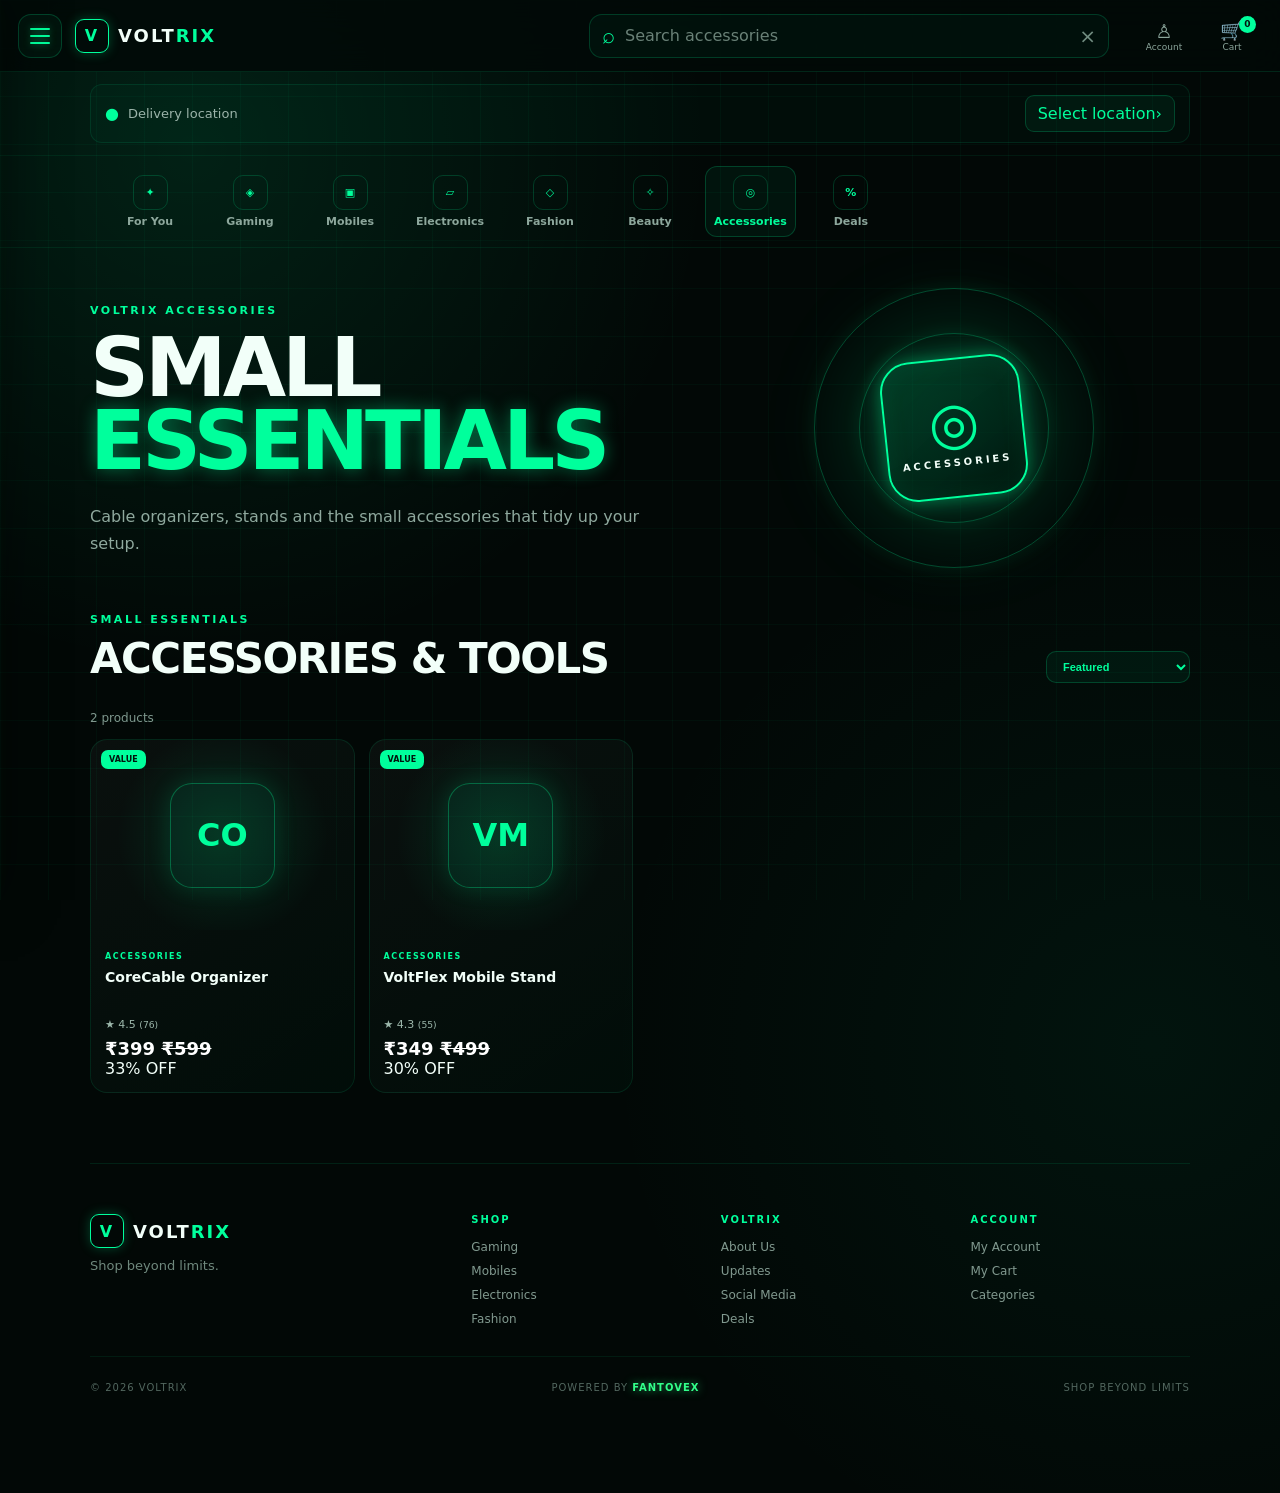
<file: accessories.html>
<!DOCTYPE html>
<html lang="en">
<head>
  <meta charset="UTF-8">

  <meta
    name="viewport"
    content="width=device-width, initial-scale=1.0, maximum-scale=1.0, user-scalable=no"
  >

  <meta name="theme-color" content="#07100b">

  <meta
    name="description"
    content="VOLTRIX Accessories — cable organizers, stands and everyday tech accessories."
  >

  <title>Accessories — VOLTRIX</title>

  <link rel="stylesheet" href="shop.css">
</head>


<body>

  <div class="page-loader" id="pageLoader" aria-hidden="true">
    <div class="loader-logo">V</div>
    <div class="loader-name">VOLT<span>RIX</span></div>
    <div class="loader-line"><span></span></div>
  </div>


  <div class="nav-overlay" id="navOverlay"></div>


  <aside class="side-nav" id="sideNav" aria-hidden="true">

    <div class="side-nav-head">
      <a href="index.html" class="side-logo">
        <span class="side-logo-mark">V</span>
        <span>VOLT<span>RIX</span></span>
      </a>
      <button type="button" class="close-nav" id="closeNav" aria-label="Close navigation">×</button>
    </div>

    <div class="nav-scroll">

      <p class="nav-label">EXPLORE</p>

      <a href="index.html" class="nav-link">
        <span class="nav-icon">⌂</span><span>Home</span>
      </a>

      <a href="gaming.html" class="nav-link">
        <span class="nav-icon">◈</span><span>Gaming Products</span>
      </a>

      <a href="mobiles.html" class="nav-link">
        <span class="nav-icon">▣</span><span>Mobile Products</span>
      </a>

      <a href="fashion.html" class="nav-link">
        <span class="nav-icon">◇</span><span>Printed T-Shirts</span>
      </a>

      <a href="electronics.html" class="nav-link">
        <span class="nav-icon">▱</span><span>Electronics</span>
      </a>

      <a href="deals.html" class="nav-link">
        <span class="nav-icon">%</span><span>Exclusive Deals</span>
      </a>

      <div class="nav-divider"></div>

      <p class="nav-label">VOLTRIX</p>

      <a href="index.html#about" class="nav-link">
        <span class="nav-icon">i</span><span>About Us</span>
      </a>

      <a href="index.html#fantovex" class="nav-link">
        <span class="nav-icon">↻</span><span>Updates</span>
      </a>

      <a href="javascript:void(0)" class="nav-link" id="rateUsLink">
        <span class="nav-icon">★</span><span>Rate Us</span>
      </a>

      <a href="index.html#contact" class="nav-link">
        <span class="nav-icon">◎</span><span>Join Social Media</span>
      </a>

      <a href="https://fantovexhq.github.io/Fantovex-Esports/" class="nav-link" target="_blank" rel="noopener">
        <span class="nav-icon">↗</span><span>Join Fantovex</span>
      </a>

      <div class="nav-divider"></div>

      <p class="nav-label">ACCOUNT</p>

      <a href="account.html" class="nav-link">
        <span class="nav-icon">○</span><span>My Account</span>
      </a>

      <a href="cart.html" class="nav-link">
        <span class="nav-icon">🛒</span><span>My Cart</span>
        <b class="nav-cart-count" id="navCartCount">0</b>
      </a>

    </div>

    <div class="side-nav-footer">
      <div class="nav-status-dot"></div>
      <span>VOLTRIX is online</span>
    </div>

  </aside>


  <header class="main-header">

    <div class="header-left">

      <button type="button" class="menu-button" id="menuButton" aria-label="Open navigation" aria-expanded="false">
        <span></span><span></span><span></span>
      </button>

      <a href="index.html" class="brand" aria-label="VOLTRIX Home">
        <span class="brand-mark">V</span>
        <span class="brand-name">VOLT<span>RIX</span></span>
      </a>

    </div>

    <form class="desktop-search" id="desktopSearchForm" autocomplete="off">
      <span class="search-symbol">⌕</span>
      <input type="search" id="desktopSearch" placeholder="Search accessories" aria-label="Search products">
      <button type="button" id="desktopSearchClear" class="search-clear" aria-label="Clear search">×</button>
    </form>

    <div class="header-actions">

      <a href="account.html" class="header-action" aria-label="Account">
        <span>♙</span><small>Account</small>
      </a>

      <a href="cart.html" class="header-action cart-action" aria-label="Cart">
        <span>🛒</span><small>Cart</small>
        <b class="header-cart-count" id="headerCartCount">0</b>
      </a>

    </div>

  </header>


  <section class="mobile-search-area">
    <form class="mobile-search" id="mobileSearchForm" autocomplete="off">
      <span>⌕</span>
      <input type="search" id="mobileSearch" placeholder="Search accessories" aria-label="Search products">
      <button type="submit" aria-label="Search">→</button>
    </form>
  </section>


  <section class="location-bar">
    <div class="location-inner">
      <span class="location-icon">●</span>
      <span class="location-text">Delivery location</span>
      <button type="button" id="locationButton">Select location<span>›</span></button>
    </div>
  </section>


  <section class="category-strip">
    <div class="category-scroll">

      <a href="index.html" class="quick-category">
        <div class="quick-category-icon">✦</div><span>For You</span>
      </a>

      <a href="gaming.html" class="quick-category">
        <div class="quick-category-icon">◈</div><span>Gaming</span>
      </a>

      <a href="mobiles.html" class="quick-category">
        <div class="quick-category-icon">▣</div><span>Mobiles</span>
      </a>

      <a href="electronics.html" class="quick-category">
        <div class="quick-category-icon">▱</div><span>Electronics</span>
      </a>

      <a href="fashion.html" class="quick-category">
        <div class="quick-category-icon">◇</div><span>Fashion</span>
      </a>

      <a href="beauty.html" class="quick-category">
        <div class="quick-category-icon">✧</div><span>Beauty</span>
      </a>

      <a href="accessories.html" class="quick-category active">
        <div class="quick-category-icon">◎</div><span>Accessories</span>
      </a>

      <a href="deals.html" class="quick-category">
        <div class="quick-category-icon">%</div><span>Deals</span>
      </a>

    </div>
  </section>


  <main>

    <!-- ACCESSORIES HERO -->
    <section class="hero-section" style="min-height: 320px;">
      <div class="hero-content">
        <div class="hero-copy">
          <span class="hero-eyebrow">VOLTRIX ACCESSORIES</span>
          <h1 class="gaming-title">SMALL <span>ESSENTIALS</span></h1>
          <p>Cable organizers, stands and the small accessories that tidy up your setup.</p>
        </div>

        <div class="hero-visual">
          <div class="hero-glow"></div>
          <div class="hero-ring ring-one"></div>
          <div class="hero-ring ring-two"></div>
          <div class="hero-product">
            <div class="hero-product-v">◎</div>
            <span>ACCESSORIES</span>
          </div>
        </div>
      </div>
    </section>


    <!-- SORT -->
    <section class="section" style="padding-top: 0;">

      <div class="section-heading">
        <div>
          <span class="section-kicker gaming-kicker"><span class="pulse-dot"></span> SMALL ESSENTIALS</span>
          <h2 class="gaming-title">ACCESSORIES <span>&amp; TOOLS</span></h2>
        </div>

        <select id="sortSelect" class="quick-category active" style="min-width:auto; padding:8px 12px; flex-direction:row; gap:6px; background:rgba(0,255,156,.05); color:#00ff9c; border:1px solid rgba(0,255,156,.2); border-radius:10px; cursor:pointer;">
          <option value="featured">Featured</option>
          <option value="price-low">Price: Low → High</option>
          <option value="price-high">Price: High → Low</option>
          <option value="rating">Top Rated</option>
        </select>
      </div>

      <p id="resultCount" style="color:#7f988e; font-size:12px; margin-bottom:14px;"></p>

      <!-- Accessories product grid — populated by script.js below -->
      <div class="product-grid" id="accessoriesGrid"></div>

    </section>

  </main>


  <footer class="site-footer">

    <div class="footer-brand">
      <a href="index.html" class="brand footer-logo">
        <span class="brand-mark">V</span>
        <span class="brand-name">VOLT<span>RIX</span></span>
      </a>
      <p>Shop beyond limits.</p>
    </div>

    <div class="footer-column">
      <h3>SHOP</h3>
      <a href="gaming.html">Gaming</a>
      <a href="mobiles.html">Mobiles</a>
      <a href="electronics.html">Electronics</a>
      <a href="fashion.html">Fashion</a>
    </div>

    <div class="footer-column">
      <h3>VOLTRIX</h3>
      <a href="index.html#about">About Us</a>
      <a href="index.html#fantovex">Updates</a>
      <a href="index.html#contact">Social Media</a>
      <a href="deals.html">Deals</a>
    </div>

    <div class="footer-column">
      <h3>ACCOUNT</h3>
      <a href="account.html">My Account</a>
      <a href="cart.html">My Cart</a>
      <a href="categories.html">Categories</a>
    </div>

    <div class="footer-bottom">
      <span>© 2026 VOLTRIX</span>
      <a class="powered-fx" href="https://fantovexhq.github.io/" target="_blank" rel="noopener">POWERED BY <b>FANTOVEX</b></a>
      <span>SHOP BEYOND LIMITS</span>
    </div>

  </footer>


  <nav class="bottom-nav">
    <a href="index.html" class="bottom-nav-item">
      <span class="bottom-icon">⌂</span><span>Home</span>
    </a>
    <a href="categories.html" class="bottom-nav-item">
      <span class="bottom-icon">▦</span><span>Categories</span>
    </a>
    <a href="account.html" class="bottom-nav-item">
      <span class="bottom-icon">♙</span><span>Account</span>
    </a>
    <a href="cart.html" class="bottom-nav-item bottom-cart">
      <span class="bottom-icon">🛒<b id="bottomCartCount">0</b></span><span>Cart</span>
    </a>
  </nav>


  <div class="modal" id="locationModal" aria-hidden="true">
    <div class="modal-box">
      <button type="button" class="modal-close" data-close-modal>×</button>
      <span class="modal-kicker">DELIVERY</span>
      <h2>Where should we deliver?</h2>
      <p>Enter your pincode to check delivery availability.</p>
      <form id="locationForm">
        <input type="text" id="locationPincode" inputmode="numeric" maxlength="6" placeholder="Enter 6-digit pincode" required>
        <button type="submit" class="primary-button">CHECK DELIVERY</button>
      </form>
      <div class="modal-message" id="locationMessage"></div>
    </div>
  </div>


  <div class="toast" id="toast" role="status" aria-live="polite"></div>


  <script src="shop.js"></script>

  <!-- PAGE-SPECIFIC: render and sort the accessories grid -->
  <script>
    document.addEventListener("DOMContentLoaded", () => {

      const grid = document.getElementById("accessoriesGrid");
      const resultCount = document.getElementById("resultCount");
      const sortSelect = document.getElementById("sortSelect");

      if (!grid || !window.VOLTRIX) return;

      function getAccessoriesProducts() {
        return window.VOLTRIX.products.filter(p => p.category === "Accessories");
      }

      function sortProducts(products, mode) {
        const list = [...products];
        if (mode === "price-low") list.sort((a, b) => a.price - b.price);
        if (mode === "price-high") list.sort((a, b) => b.price - a.price);
        if (mode === "rating") list.sort((a, b) => b.rating - a.rating);
        return list;
      }

      function createCard(product) {
        const discount = product.oldPrice
          ? Math.round((1 - product.price / product.oldPrice) * 100)
          : 0;

        const placeholder = product.name
          .split(" ")
          .map(w => w.charAt(0))
          .slice(0, 2)
          .join("");

        return `
          <a href="product.html?id=${product.id}" class="product-card" data-product-id="${product.id}">
            <div class="product-image">
              ${product.badge ? `<span class="product-badge">${product.badge}</span>` : ""}
              <div class="product-placeholder">${placeholder}</div>
            </div>
            <div class="product-info">
              <span class="product-category">${product.category.toUpperCase()}</span>
              <h3>${product.name}</h3>
              <div class="product-rating">★ ${product.rating} <small>(${product.reviews})</small></div>
              <div class="product-price">
                ₹${product.price.toLocaleString("en-IN")}
                ${product.oldPrice ? `<del>₹${product.oldPrice.toLocaleString("en-IN")}</del>` : ""}
              </div>
              ${discount > 0 ? `<span class="product-discount">${discount}% OFF</span>` : ""}
            </div>
          </a>
        `;
      }

      function render() {
        let products = getAccessoriesProducts();
        products = sortProducts(products, sortSelect ? sortSelect.value : "featured");

        if (products.length === 0) {
          grid.innerHTML = `<p style="color:#7f988e; grid-column: 1 / -1;">No accessories yet — check back soon.</p>`;
          if (resultCount) resultCount.textContent = "";
          return;
        }

        grid.innerHTML = products.map(createCard).join("");

        if (resultCount) {
          resultCount.textContent = `${products.length} product${products.length === 1 ? "" : "s"}`;
        }
      }

      if (sortSelect) {
        sortSelect.addEventListener("change", render);
      }

      render();

    });
  </script>

</body>
</html>
</file>
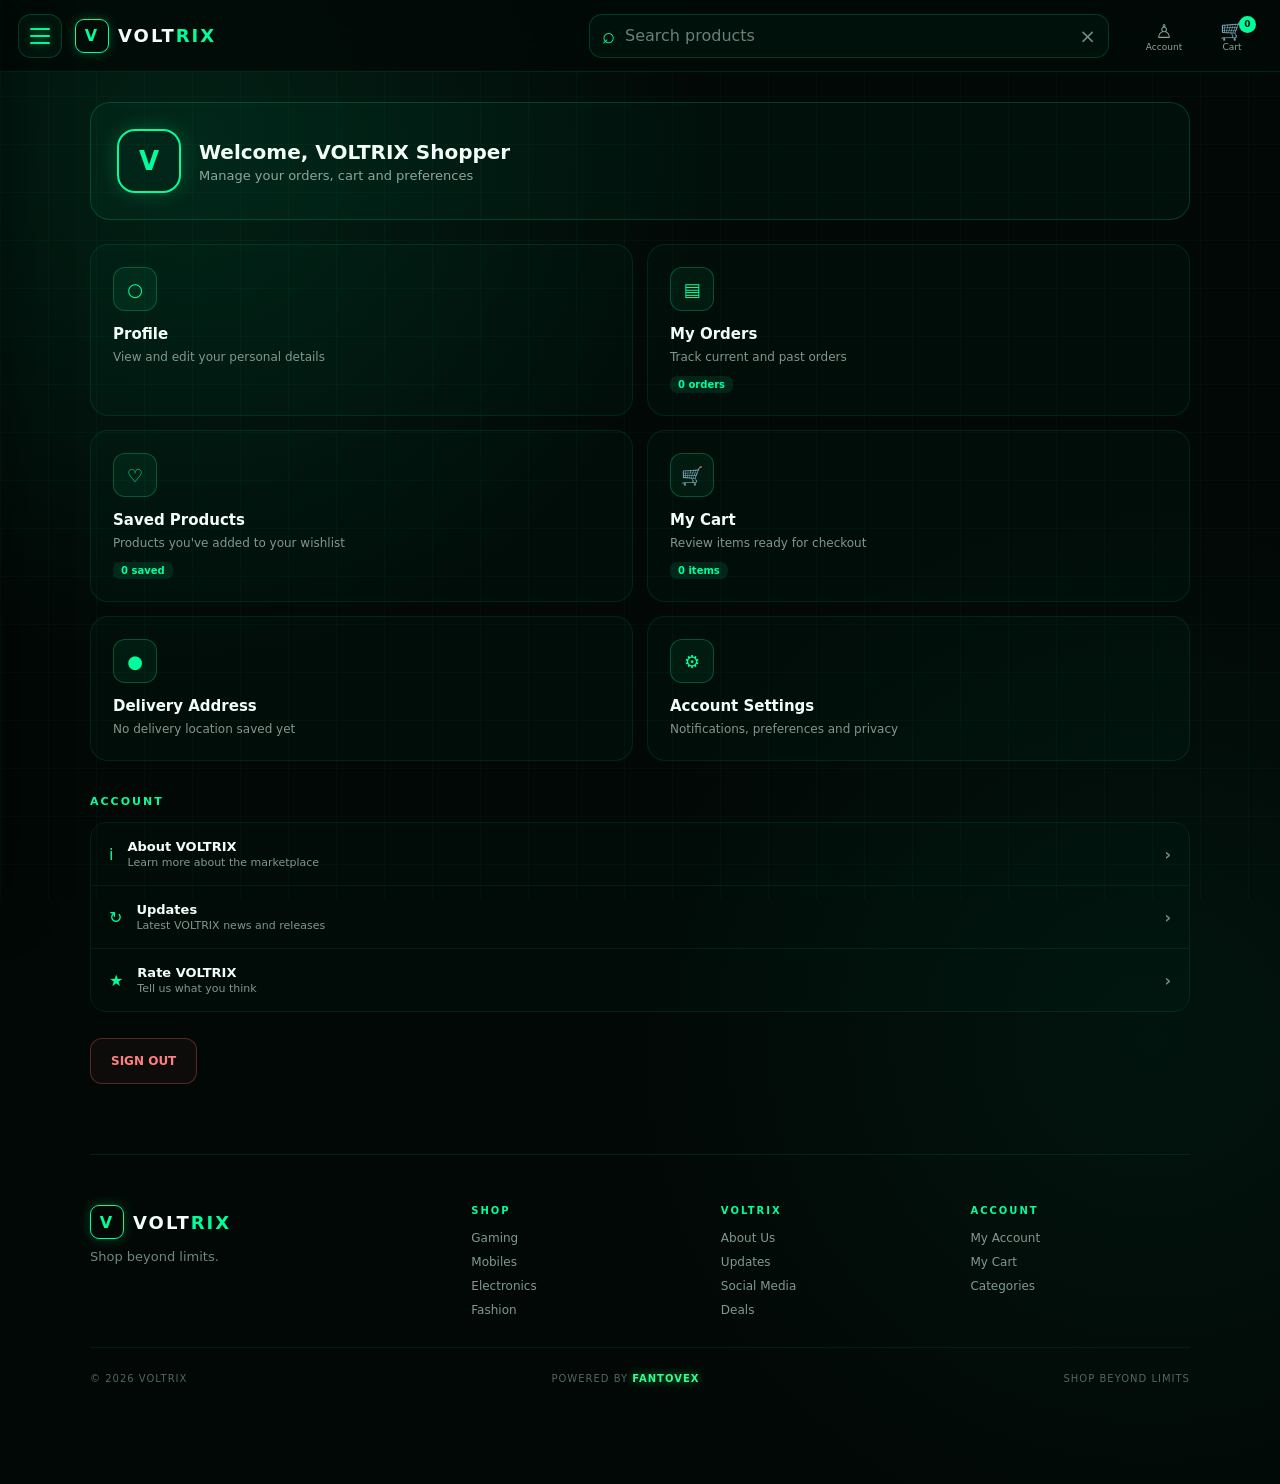
<file: account.html>
<!DOCTYPE html>
<html lang="en">
<head>
  <meta charset="UTF-8">
  <meta name="viewport" content="width=device-width, initial-scale=1.0, maximum-scale=1.0, user-scalable=no">
  <meta name="theme-color" content="#07100b">
  <meta name="description" content="Your VOLTRIX account.">
  <title>My Account — VOLTRIX</title>
  <link rel="stylesheet" href="shop.css">

  <style>
    .account-layout {
      width: min(1100px, calc(100% - 30px));
      margin: 30px auto 70px;
    }

    .account-header {
      display: flex;
      align-items: center;
      gap: 18px;
      padding: 26px;
      margin-bottom: 24px;
      border: 1px solid rgba(0,255,156,.18);
      border-radius: 20px;
      background: rgba(0,255,156,.035);
    }

    .account-avatar {
      width: 64px;
      height: 64px;
      flex: 0 0 64px;
      display: grid;
      place-items: center;
      border: 2px solid var(--emerald);
      border-radius: 18px;
      color: var(--emerald);
      font-size: 26px;
      font-weight: 900;
      box-shadow: 0 0 20px rgba(0,255,156,.2);
    }

    .account-header h2 { font-size: 20px; }
    .account-header p { margin-top: 4px; color: #8ca79c; font-size: 13px; }

    .account-grid {
      display: grid;
      grid-template-columns: repeat(2, 1fr);
      gap: 14px;
    }

    .account-card {
      padding: 22px;
      border: 1px solid rgba(0,255,156,.1);
      border-radius: 18px;
      background: rgba(0,255,156,.025);
      transition: .2s ease;
    }

    .account-card:hover {
      border-color: rgba(0,255,156,.35);
      box-shadow: 0 0 18px rgba(0,255,156,.08);
    }

    .account-card-icon {
      width: 44px;
      height: 44px;
      display: grid;
      place-items: center;
      border: 1px solid rgba(0,255,156,.25);
      border-radius: 12px;
      color: var(--emerald);
      background: rgba(0,255,156,.06);
      font-size: 18px;
      margin-bottom: 14px;
    }

    .account-card h3 { font-size: 15px; margin-bottom: 5px; }
    .account-card p { color: #7f988e; font-size: 12px; line-height: 1.5; }

    .account-card .account-card-count {
      display: inline-block;
      margin-top: 10px;
      padding: 3px 8px;
      border-radius: 7px;
      background: rgba(0,255,156,.1);
      color: var(--emerald);
      font-size: 10px;
      font-weight: 900;
    }

    .account-section-label {
      margin: 34px 0 14px;
      color: var(--emerald);
      font-size: 11px;
      font-weight: 900;
      letter-spacing: 2px;
    }

    .account-list {
      border: 1px solid rgba(0,255,156,.1);
      border-radius: 16px;
      overflow: hidden;
    }

    .account-list-item {
      display: flex;
      align-items: center;
      gap: 14px;
      padding: 16px 18px;
      border-bottom: 1px solid rgba(0,255,156,.08);
      background: rgba(0,255,156,.015);
    }

    .account-list-item:last-child { border-bottom: none; }

    .account-list-item span:first-child { color: var(--emerald); font-size: 16px; }

    .account-list-item div { flex: 1; }

    .account-list-item h4 { font-size: 13px; }
    .account-list-item p { color: #7f988e; font-size: 11px; margin-top: 2px; }

    .account-list-item b { color: #718d81; font-size: 16px; }

    .logout-button {
      margin-top: 26px;
      min-height: 46px;
      display: inline-flex;
      align-items: center;
      gap: 8px;
      padding: 0 20px;
      border-radius: 12px;
      border: 1px solid rgba(255,107,107,.3);
      color: #ff8080;
      background: rgba(255,107,107,.05);
      font-size: 12px;
      font-weight: 900;
    }

    @media (max-width: 600px) {
      .account-grid { grid-template-columns: 1fr; }
      .account-header { flex-direction: column; text-align: center; }
    }
  </style>
</head>


<body>

  <div class="page-loader" id="pageLoader" aria-hidden="true">
    <div class="loader-logo">V</div>
    <div class="loader-name">VOLT<span>RIX</span></div>
    <div class="loader-line"><span></span></div>
  </div>


  <div class="nav-overlay" id="navOverlay"></div>


  <aside class="side-nav" id="sideNav" aria-hidden="true">

    <div class="side-nav-head">
      <a href="index.html" class="side-logo">
        <span class="side-logo-mark">V</span>
        <span>VOLT<span>RIX</span></span>
      </a>
      <button type="button" class="close-nav" id="closeNav" aria-label="Close navigation">×</button>
    </div>

    <div class="nav-scroll">
      <p class="nav-label">EXPLORE</p>
      <a href="index.html" class="nav-link"><span class="nav-icon">⌂</span><span>Home</span></a>
      <a href="gaming.html" class="nav-link"><span class="nav-icon">◈</span><span>Gaming Products</span></a>
      <a href="mobiles.html" class="nav-link"><span class="nav-icon">▣</span><span>Mobile Products</span></a>
      <a href="fashion.html" class="nav-link"><span class="nav-icon">◇</span><span>Printed T-Shirts</span></a>
      <a href="electronics.html" class="nav-link"><span class="nav-icon">▱</span><span>Electronics</span></a>
      <a href="deals.html" class="nav-link"><span class="nav-icon">%</span><span>Exclusive Deals</span></a>
      <div class="nav-divider"></div>
      <p class="nav-label">VOLTRIX</p>
      <a href="index.html#about" class="nav-link"><span class="nav-icon">i</span><span>About Us</span></a>
      <a href="index.html#fantovex" class="nav-link"><span class="nav-icon">↻</span><span>Updates</span></a>
      <a href="javascript:void(0)" class="nav-link" id="rateUsLink"><span class="nav-icon">★</span><span>Rate Us</span></a>
      <a href="index.html#contact" class="nav-link"><span class="nav-icon">◎</span><span>Join Social Media</span></a>
      <a href="https://fantovexhq.github.io/Fantovex-Esports/" class="nav-link" target="_blank" rel="noopener"><span class="nav-icon">↗</span><span>Join Fantovex</span></a>
      <div class="nav-divider"></div>
      <p class="nav-label">ACCOUNT</p>
      <a href="account.html" class="nav-link active"><span class="nav-icon">○</span><span>My Account</span></a>
      <a href="cart.html" class="nav-link"><span class="nav-icon">🛒</span><span>My Cart</span><b class="nav-cart-count" id="navCartCount">0</b></a>
    </div>

    <div class="side-nav-footer">
      <div class="nav-status-dot"></div>
      <span>VOLTRIX is online</span>
    </div>

  </aside>


  <header class="main-header">
    <div class="header-left">
      <button type="button" class="menu-button" id="menuButton" aria-label="Open navigation" aria-expanded="false">
        <span></span><span></span><span></span>
      </button>
      <a href="index.html" class="brand" aria-label="VOLTRIX Home">
        <span class="brand-mark">V</span>
        <span class="brand-name">VOLT<span>RIX</span></span>
      </a>
    </div>

    <form class="desktop-search" id="desktopSearchForm" autocomplete="off">
      <span class="search-symbol">⌕</span>
      <input type="search" id="desktopSearch" placeholder="Search products" aria-label="Search products">
      <button type="button" id="desktopSearchClear" class="search-clear" aria-label="Clear search">×</button>
    </form>

    <div class="header-actions">
      <a href="account.html" class="header-action" aria-label="Account"><span>♙</span><small>Account</small></a>
      <a href="cart.html" class="header-action cart-action" aria-label="Cart">
        <span>🛒</span><small>Cart</small>
        <b class="header-cart-count" id="headerCartCount">0</b>
      </a>
    </div>
  </header>


  <section class="mobile-search-area">
    <form class="mobile-search" id="mobileSearchForm" autocomplete="off">
      <span>⌕</span>
      <input type="search" id="mobileSearch" placeholder="Search products" aria-label="Search products">
      <button type="submit" aria-label="Search">→</button>
    </form>
  </section>


  <main>

    <div class="account-layout">

      <div class="account-header">
        <div class="account-avatar">V</div>
        <div>
          <h2 id="accountGreeting">Welcome, VOLTRIX Shopper</h2>
          <p id="accountSubtext">Manage your orders, cart and preferences</p>
        </div>
      </div>

      <div class="account-grid">

        <a href="#" class="account-card" id="profileCard">
          <div class="account-card-icon">○</div>
          <h3>Profile</h3>
          <p>View and edit your personal details</p>
        </a>

        <a href="#" class="account-card" id="ordersCard">
          <div class="account-card-icon">▤</div>
          <h3>My Orders</h3>
          <p>Track current and past orders</p>
          <span class="account-card-count" id="ordersCount">0 orders</span>
        </a>

        <a href="#" class="account-card" id="wishlistCard">
          <div class="account-card-icon">♡</div>
          <h3>Saved Products</h3>
          <p>Products you've added to your wishlist</p>
          <span class="account-card-count" id="wishlistCount">0 saved</span>
        </a>

        <a href="cart.html" class="account-card">
          <div class="account-card-icon">🛒</div>
          <h3>My Cart</h3>
          <p>Review items ready for checkout</p>
          <span class="account-card-count" id="cartCountDisplay">0 items</span>
        </a>

        <a href="#" class="account-card" id="addressCard">
          <div class="account-card-icon">●</div>
          <h3>Delivery Address</h3>
          <p id="addressPreview">No delivery location saved yet</p>
        </a>

        <a href="#" class="account-card" id="settingsCard">
          <div class="account-card-icon">⚙</div>
          <h3>Account Settings</h3>
          <p>Notifications, preferences and privacy</p>
        </a>

      </div>

      <p class="account-section-label">ACCOUNT</p>

      <div class="account-list">

        <div class="account-list-item">
          <span>i</span>
          <div>
            <h4>About VOLTRIX</h4>
            <p>Learn more about the marketplace</p>
          </div>
          <a href="index.html#about" style="color:inherit;"><b>›</b></a>
        </div>

        <div class="account-list-item">
          <span>↻</span>
          <div>
            <h4>Updates</h4>
            <p>Latest VOLTRIX news and releases</p>
          </div>
          <a href="index.html#fantovex" style="color:inherit;"><b>›</b></a>
        </div>

        <div class="account-list-item">
          <span>★</span>
          <div>
            <h4>Rate VOLTRIX</h4>
            <p>Tell us what you think</p>
          </div>
          <a href="javascript:void(0)" id="accountRateLink" style="color:inherit;"><b>›</b></a>
        </div>

      </div>

      <button type="button" class="logout-button" id="logoutBtn">SIGN OUT</button>

    </div>

  </main>


  <footer class="site-footer">
    <div class="footer-brand">
      <a href="index.html" class="brand footer-logo">
        <span class="brand-mark">V</span>
        <span class="brand-name">VOLT<span>RIX</span></span>
      </a>
      <p>Shop beyond limits.</p>
    </div>
    <div class="footer-column">
      <h3>SHOP</h3>
      <a href="gaming.html">Gaming</a><a href="mobiles.html">Mobiles</a>
      <a href="electronics.html">Electronics</a><a href="fashion.html">Fashion</a>
    </div>
    <div class="footer-column">
      <h3>VOLTRIX</h3>
      <a href="index.html#about">About Us</a><a href="index.html#fantovex">Updates</a>
      <a href="index.html#contact">Social Media</a><a href="deals.html">Deals</a>
    </div>
    <div class="footer-column">
      <h3>ACCOUNT</h3>
      <a href="account.html">My Account</a><a href="cart.html">My Cart</a>
      <a href="categories.html">Categories</a>
    </div>
    <div class="footer-bottom">
      <span>© 2026 VOLTRIX</span>
      <a class="powered-fx" href="https://fantovexhq.github.io/" target="_blank" rel="noopener">POWERED BY <b>FANTOVEX</b></a>
      <span>SHOP BEYOND LIMITS</span>
    </div>
  </footer>


  <nav class="bottom-nav">
    <a href="index.html" class="bottom-nav-item"><span class="bottom-icon">⌂</span><span>Home</span></a>
    <a href="categories.html" class="bottom-nav-item"><span class="bottom-icon">▦</span><span>Categories</span></a>
    <a href="account.html" class="bottom-nav-item active"><span class="bottom-icon">♙</span><span>Account</span></a>
    <a href="cart.html" class="bottom-nav-item bottom-cart"><span class="bottom-icon">🛒<b id="bottomCartCount">0</b></span><span>Cart</span></a>
  </nav>


  <div class="toast" id="toast" role="status" aria-live="polite"></div>


  <script src="shop.js"></script>

  <!-- PAGE-SPECIFIC: populate account counts from localStorage,
       since there's no real auth/backend yet -->
  <script>
    document.addEventListener("DOMContentLoaded", () => {

      if (!window.VOLTRIX) return;

      // Wishlist count
      const wishlist = window.VOLTRIX.getWishlist();
      const wishlistCount = document.getElementById("wishlistCount");
      if (wishlistCount) {
        wishlistCount.textContent = `${wishlist.length} saved`;
      }

      // Cart count
      const cartCount = window.VOLTRIX.getCartCount();
      const cartCountDisplay = document.getElementById("cartCountDisplay");
      if (cartCountDisplay) {
        cartCountDisplay.textContent = `${cartCount} item${cartCount === 1 ? "" : "s"}`;
      }

      // Saved delivery location
      const savedLocation = localStorage.getItem("voltrix_location");
      const addressPreview = document.getElementById("addressPreview");
      if (addressPreview && savedLocation) {
        addressPreview.textContent = `Delivering to ${savedLocation}`;
      }

      // Rate us — reuse the same prompt flow as the side nav
      const rateLink = document.getElementById("accountRateLink");
      if (rateLink) {
        rateLink.addEventListener("click", (e) => {
          e.preventDefault();
          document.getElementById("rateUsLink").click();
        });
      }

      // Orders / Profile / Settings — no backend yet, so these are
      // honest placeholders rather than fake data
      ["ordersCard", "profileCard", "addressCard", "settingsCard"].forEach(id => {
        const card = document.getElementById(id);
        if (card) {
          card.addEventListener("click", (e) => {
            e.preventDefault();
            window.VOLTRIX.showToast("This isn't connected to an account system yet ⚡");
          });
        }
      });

      const logoutBtn = document.getElementById("logoutBtn");
      if (logoutBtn) {
        logoutBtn.addEventListener("click", () => {
          window.VOLTRIX.showToast("No account is signed in yet ⚡");
        });
      }

    });
  </script>

</body>
</html>
</file>
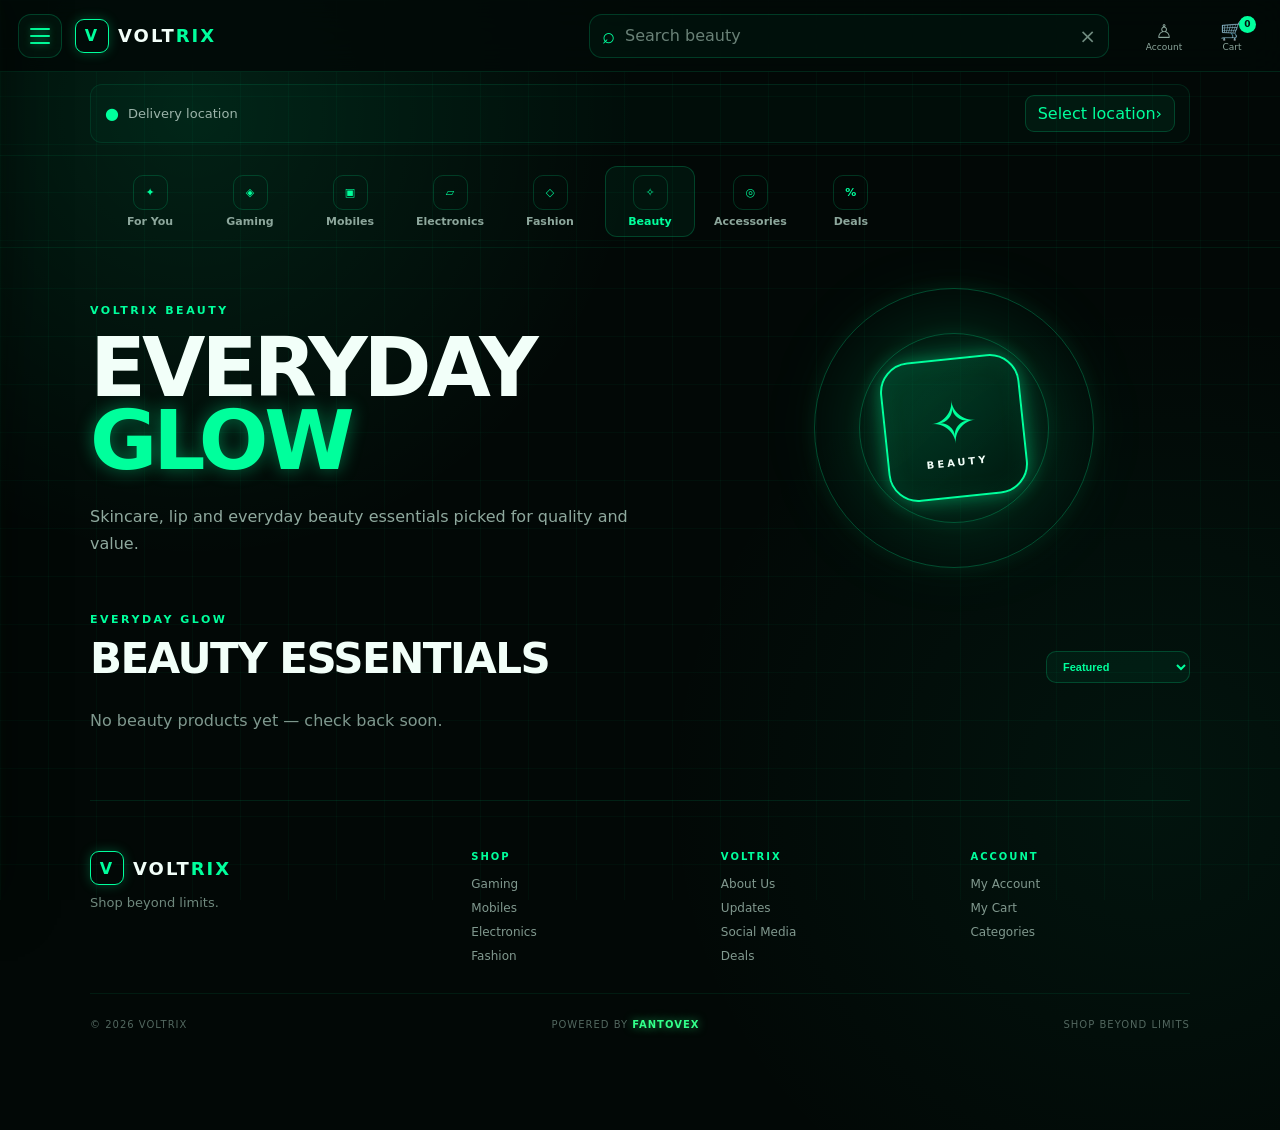
<file: beauty.html>
<!DOCTYPE html>
<html lang="en">
<head>
  <meta charset="UTF-8">

  <meta
    name="viewport"
    content="width=device-width, initial-scale=1.0, maximum-scale=1.0, user-scalable=no"
  >

  <meta name="theme-color" content="#07100b">

  <meta
    name="description"
    content="VOLTRIX Beauty — skincare, lip and everyday beauty essentials."
  >

  <title>Beauty — VOLTRIX</title>

  <link rel="stylesheet" href="shop.css">
</head>


<body>

  <div class="page-loader" id="pageLoader" aria-hidden="true">
    <div class="loader-logo">V</div>
    <div class="loader-name">VOLT<span>RIX</span></div>
    <div class="loader-line"><span></span></div>
  </div>


  <div class="nav-overlay" id="navOverlay"></div>


  <aside class="side-nav" id="sideNav" aria-hidden="true">

    <div class="side-nav-head">
      <a href="index.html" class="side-logo">
        <span class="side-logo-mark">V</span>
        <span>VOLT<span>RIX</span></span>
      </a>
      <button type="button" class="close-nav" id="closeNav" aria-label="Close navigation">×</button>
    </div>

    <div class="nav-scroll">

      <p class="nav-label">EXPLORE</p>

      <a href="index.html" class="nav-link">
        <span class="nav-icon">⌂</span><span>Home</span>
      </a>

      <a href="gaming.html" class="nav-link">
        <span class="nav-icon">◈</span><span>Gaming Products</span>
      </a>

      <a href="mobiles.html" class="nav-link">
        <span class="nav-icon">▣</span><span>Mobile Products</span>
      </a>

      <a href="fashion.html" class="nav-link">
        <span class="nav-icon">◇</span><span>Printed T-Shirts</span>
      </a>

      <a href="electronics.html" class="nav-link">
        <span class="nav-icon">▱</span><span>Electronics</span>
      </a>

      <a href="deals.html" class="nav-link">
        <span class="nav-icon">%</span><span>Exclusive Deals</span>
      </a>

      <div class="nav-divider"></div>

      <p class="nav-label">VOLTRIX</p>

      <a href="index.html#about" class="nav-link">
        <span class="nav-icon">i</span><span>About Us</span>
      </a>

      <a href="index.html#fantovex" class="nav-link">
        <span class="nav-icon">↻</span><span>Updates</span>
      </a>

      <a href="javascript:void(0)" class="nav-link" id="rateUsLink">
        <span class="nav-icon">★</span><span>Rate Us</span>
      </a>

      <a href="index.html#contact" class="nav-link">
        <span class="nav-icon">◎</span><span>Join Social Media</span>
      </a>

      <a href="https://fantovexhq.github.io/Fantovex-Esports/" class="nav-link" target="_blank" rel="noopener">
        <span class="nav-icon">↗</span><span>Join Fantovex</span>
      </a>

      <div class="nav-divider"></div>

      <p class="nav-label">ACCOUNT</p>

      <a href="account.html" class="nav-link">
        <span class="nav-icon">○</span><span>My Account</span>
      </a>

      <a href="cart.html" class="nav-link">
        <span class="nav-icon">🛒</span><span>My Cart</span>
        <b class="nav-cart-count" id="navCartCount">0</b>
      </a>

    </div>

    <div class="side-nav-footer">
      <div class="nav-status-dot"></div>
      <span>VOLTRIX is online</span>
    </div>

  </aside>


  <header class="main-header">

    <div class="header-left">

      <button type="button" class="menu-button" id="menuButton" aria-label="Open navigation" aria-expanded="false">
        <span></span><span></span><span></span>
      </button>

      <a href="index.html" class="brand" aria-label="VOLTRIX Home">
        <span class="brand-mark">V</span>
        <span class="brand-name">VOLT<span>RIX</span></span>
      </a>

    </div>

    <form class="desktop-search" id="desktopSearchForm" autocomplete="off">
      <span class="search-symbol">⌕</span>
      <input type="search" id="desktopSearch" placeholder="Search beauty" aria-label="Search products">
      <button type="button" id="desktopSearchClear" class="search-clear" aria-label="Clear search">×</button>
    </form>

    <div class="header-actions">

      <a href="account.html" class="header-action" aria-label="Account">
        <span>♙</span><small>Account</small>
      </a>

      <a href="cart.html" class="header-action cart-action" aria-label="Cart">
        <span>🛒</span><small>Cart</small>
        <b class="header-cart-count" id="headerCartCount">0</b>
      </a>

    </div>

  </header>


  <section class="mobile-search-area">
    <form class="mobile-search" id="mobileSearchForm" autocomplete="off">
      <span>⌕</span>
      <input type="search" id="mobileSearch" placeholder="Search beauty" aria-label="Search products">
      <button type="submit" aria-label="Search">→</button>
    </form>
  </section>


  <section class="location-bar">
    <div class="location-inner">
      <span class="location-icon">●</span>
      <span class="location-text">Delivery location</span>
      <button type="button" id="locationButton">Select location<span>›</span></button>
    </div>
  </section>


  <section class="category-strip">
    <div class="category-scroll">

      <a href="index.html" class="quick-category">
        <div class="quick-category-icon">✦</div><span>For You</span>
      </a>

      <a href="gaming.html" class="quick-category">
        <div class="quick-category-icon">◈</div><span>Gaming</span>
      </a>

      <a href="mobiles.html" class="quick-category">
        <div class="quick-category-icon">▣</div><span>Mobiles</span>
      </a>

      <a href="electronics.html" class="quick-category">
        <div class="quick-category-icon">▱</div><span>Electronics</span>
      </a>

      <a href="fashion.html" class="quick-category">
        <div class="quick-category-icon">◇</div><span>Fashion</span>
      </a>

      <a href="beauty.html" class="quick-category active">
        <div class="quick-category-icon">✧</div><span>Beauty</span>
      </a>

      <a href="accessories.html" class="quick-category">
        <div class="quick-category-icon">◎</div><span>Accessories</span>
      </a>

      <a href="deals.html" class="quick-category">
        <div class="quick-category-icon">%</div><span>Deals</span>
      </a>

    </div>
  </section>


  <main>

    <!-- BEAUTY HERO -->
    <section class="hero-section" style="min-height: 320px;">
      <div class="hero-content">
        <div class="hero-copy">
          <span class="hero-eyebrow">VOLTRIX BEAUTY</span>
          <h1 class="gaming-title">EVERYDAY <span>GLOW</span></h1>
          <p>Skincare, lip and everyday beauty essentials picked for quality and value.</p>
        </div>

        <div class="hero-visual">
          <div class="hero-glow"></div>
          <div class="hero-ring ring-one"></div>
          <div class="hero-ring ring-two"></div>
          <div class="hero-product">
            <div class="hero-product-v">✧</div>
            <span>BEAUTY</span>
          </div>
        </div>
      </div>
    </section>


    <!-- SORT -->
    <section class="section" style="padding-top: 0;">

      <div class="section-heading">
        <div>
          <span class="section-kicker gaming-kicker"><span class="pulse-dot"></span> EVERYDAY GLOW</span>
          <h2 class="gaming-title">BEAUTY <span>ESSENTIALS</span></h2>
        </div>

        <select id="sortSelect" class="quick-category active" style="min-width:auto; padding:8px 12px; flex-direction:row; gap:6px; background:rgba(0,255,156,.05); color:#00ff9c; border:1px solid rgba(0,255,156,.2); border-radius:10px; cursor:pointer;">
          <option value="featured">Featured</option>
          <option value="price-low">Price: Low → High</option>
          <option value="price-high">Price: High → Low</option>
          <option value="rating">Top Rated</option>
        </select>
      </div>

      <p id="resultCount" style="color:#7f988e; font-size:12px; margin-bottom:14px;"></p>

      <!-- Beauty product grid — populated by script.js below -->
      <div class="product-grid" id="beautyGrid"></div>

    </section>

  </main>


  <footer class="site-footer">

    <div class="footer-brand">
      <a href="index.html" class="brand footer-logo">
        <span class="brand-mark">V</span>
        <span class="brand-name">VOLT<span>RIX</span></span>
      </a>
      <p>Shop beyond limits.</p>
    </div>

    <div class="footer-column">
      <h3>SHOP</h3>
      <a href="gaming.html">Gaming</a>
      <a href="mobiles.html">Mobiles</a>
      <a href="electronics.html">Electronics</a>
      <a href="fashion.html">Fashion</a>
    </div>

    <div class="footer-column">
      <h3>VOLTRIX</h3>
      <a href="index.html#about">About Us</a>
      <a href="index.html#fantovex">Updates</a>
      <a href="index.html#contact">Social Media</a>
      <a href="deals.html">Deals</a>
    </div>

    <div class="footer-column">
      <h3>ACCOUNT</h3>
      <a href="account.html">My Account</a>
      <a href="cart.html">My Cart</a>
      <a href="categories.html">Categories</a>
    </div>

    <div class="footer-bottom">
      <span>© 2026 VOLTRIX</span>
      <a class="powered-fx" href="https://fantovexhq.github.io/" target="_blank" rel="noopener">POWERED BY <b>FANTOVEX</b></a>
      <span>SHOP BEYOND LIMITS</span>
    </div>

  </footer>


  <nav class="bottom-nav">
    <a href="index.html" class="bottom-nav-item">
      <span class="bottom-icon">⌂</span><span>Home</span>
    </a>
    <a href="categories.html" class="bottom-nav-item">
      <span class="bottom-icon">▦</span><span>Categories</span>
    </a>
    <a href="account.html" class="bottom-nav-item">
      <span class="bottom-icon">♙</span><span>Account</span>
    </a>
    <a href="cart.html" class="bottom-nav-item bottom-cart">
      <span class="bottom-icon">🛒<b id="bottomCartCount">0</b></span><span>Cart</span>
    </a>
  </nav>


  <div class="modal" id="locationModal" aria-hidden="true">
    <div class="modal-box">
      <button type="button" class="modal-close" data-close-modal>×</button>
      <span class="modal-kicker">DELIVERY</span>
      <h2>Where should we deliver?</h2>
      <p>Enter your pincode to check delivery availability.</p>
      <form id="locationForm">
        <input type="text" id="locationPincode" inputmode="numeric" maxlength="6" placeholder="Enter 6-digit pincode" required>
        <button type="submit" class="primary-button">CHECK DELIVERY</button>
      </form>
      <div class="modal-message" id="locationMessage"></div>
    </div>
  </div>


  <div class="toast" id="toast" role="status" aria-live="polite"></div>


  <script src="shop.js"></script>

  <!-- PAGE-SPECIFIC: render and sort the beauty grid -->
  <script>
    document.addEventListener("DOMContentLoaded", () => {

      const grid = document.getElementById("beautyGrid");
      const resultCount = document.getElementById("resultCount");
      const sortSelect = document.getElementById("sortSelect");

      if (!grid || !window.VOLTRIX) return;

      function getBeautyProducts() {
        return window.VOLTRIX.products.filter(p => p.category === "Beauty");
      }

      function sortProducts(products, mode) {
        const list = [...products];
        if (mode === "price-low") list.sort((a, b) => a.price - b.price);
        if (mode === "price-high") list.sort((a, b) => b.price - a.price);
        if (mode === "rating") list.sort((a, b) => b.rating - a.rating);
        return list;
      }

      function createCard(product) {
        const discount = product.oldPrice
          ? Math.round((1 - product.price / product.oldPrice) * 100)
          : 0;

        const placeholder = product.name
          .split(" ")
          .map(w => w.charAt(0))
          .slice(0, 2)
          .join("");

        return `
          <a href="product.html?id=${product.id}" class="product-card" data-product-id="${product.id}">
            <div class="product-image">
              ${product.badge ? `<span class="product-badge">${product.badge}</span>` : ""}
              <div class="product-placeholder">${placeholder}</div>
            </div>
            <div class="product-info">
              <span class="product-category">${product.category.toUpperCase()}</span>
              <h3>${product.name}</h3>
              <div class="product-rating">★ ${product.rating} <small>(${product.reviews})</small></div>
              <div class="product-price">
                ₹${product.price.toLocaleString("en-IN")}
                ${product.oldPrice ? `<del>₹${product.oldPrice.toLocaleString("en-IN")}</del>` : ""}
              </div>
              ${discount > 0 ? `<span class="product-discount">${discount}% OFF</span>` : ""}
            </div>
          </a>
        `;
      }

      function render() {
        let products = getBeautyProducts();
        products = sortProducts(products, sortSelect ? sortSelect.value : "featured");

        if (products.length === 0) {
          grid.innerHTML = `<p style="color:#7f988e; grid-column: 1 / -1;">No beauty products yet — check back soon.</p>`;
          if (resultCount) resultCount.textContent = "";
          return;
        }

        grid.innerHTML = products.map(createCard).join("");

        if (resultCount) {
          resultCount.textContent = `${products.length} product${products.length === 1 ? "" : "s"}`;
        }
      }

      if (sortSelect) {
        sortSelect.addEventListener("change", render);
      }

      render();

    });
  </script>

</body>
</html>
</file>
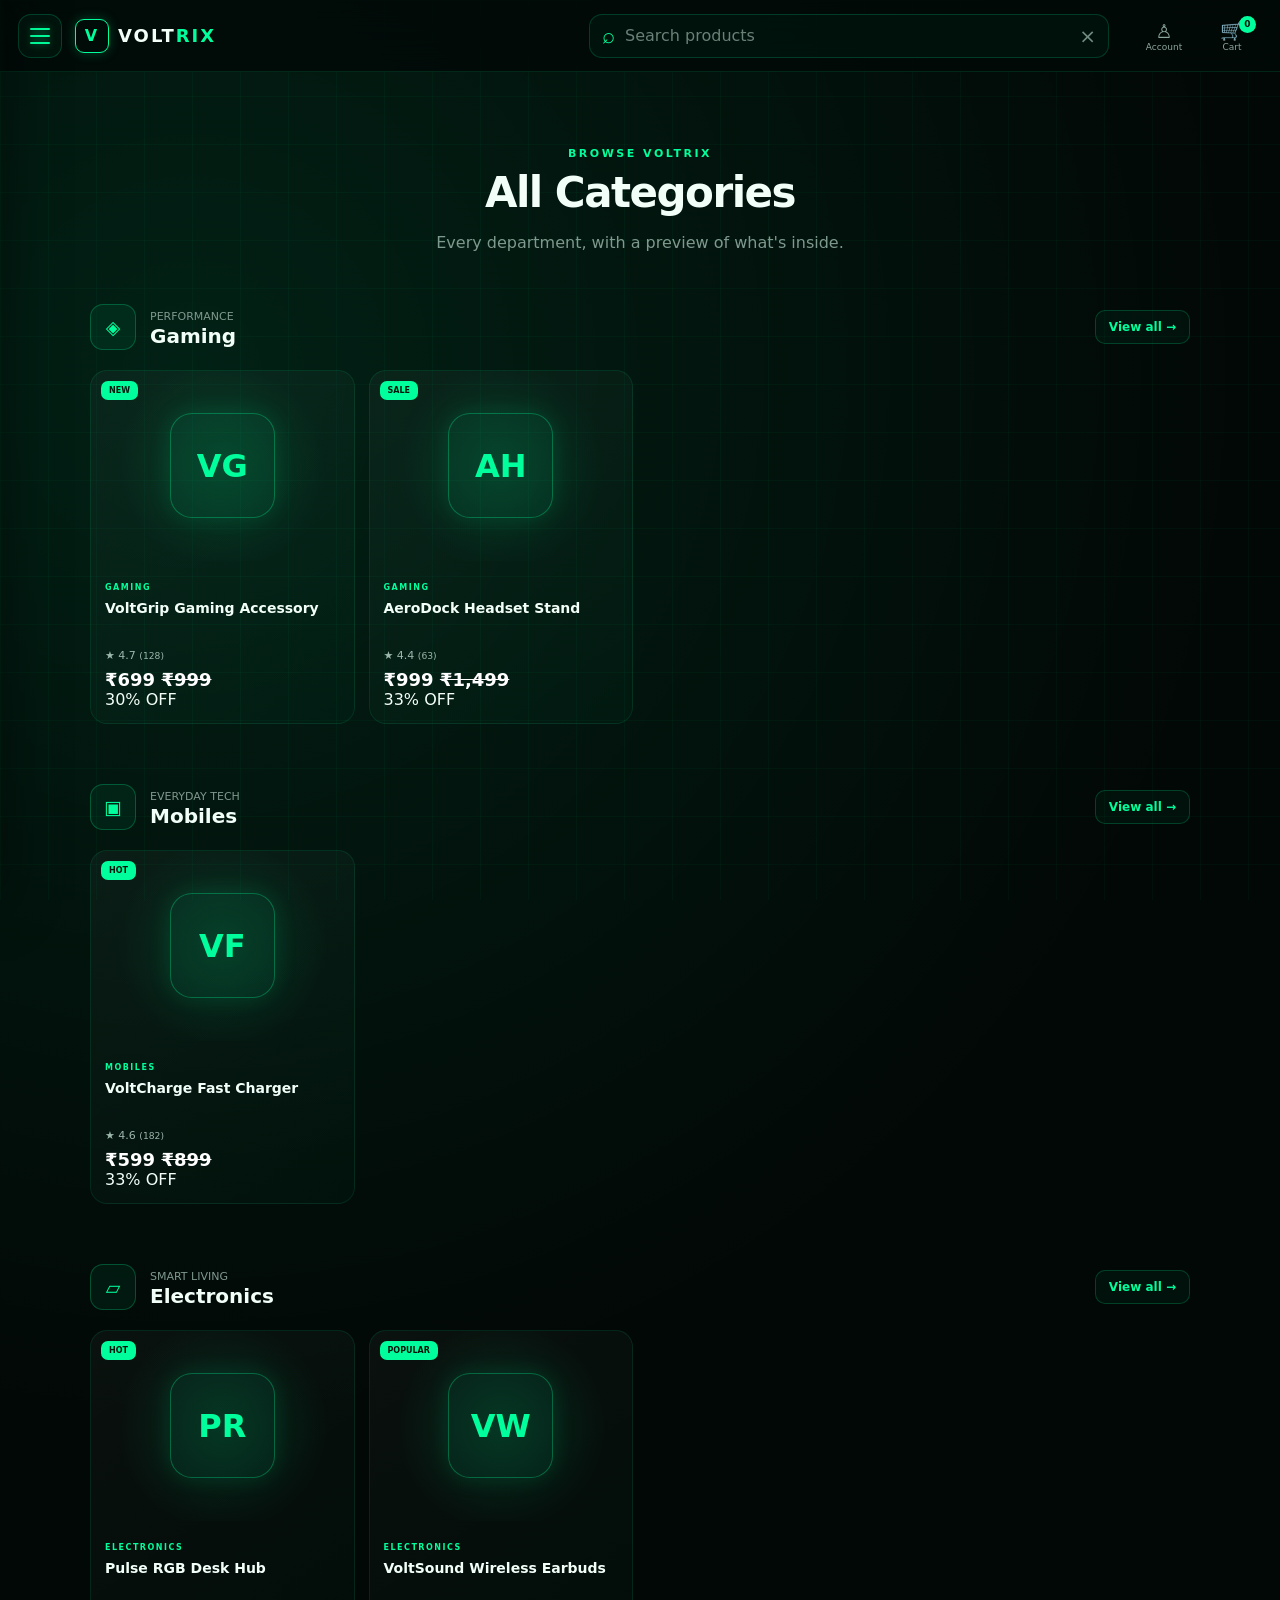
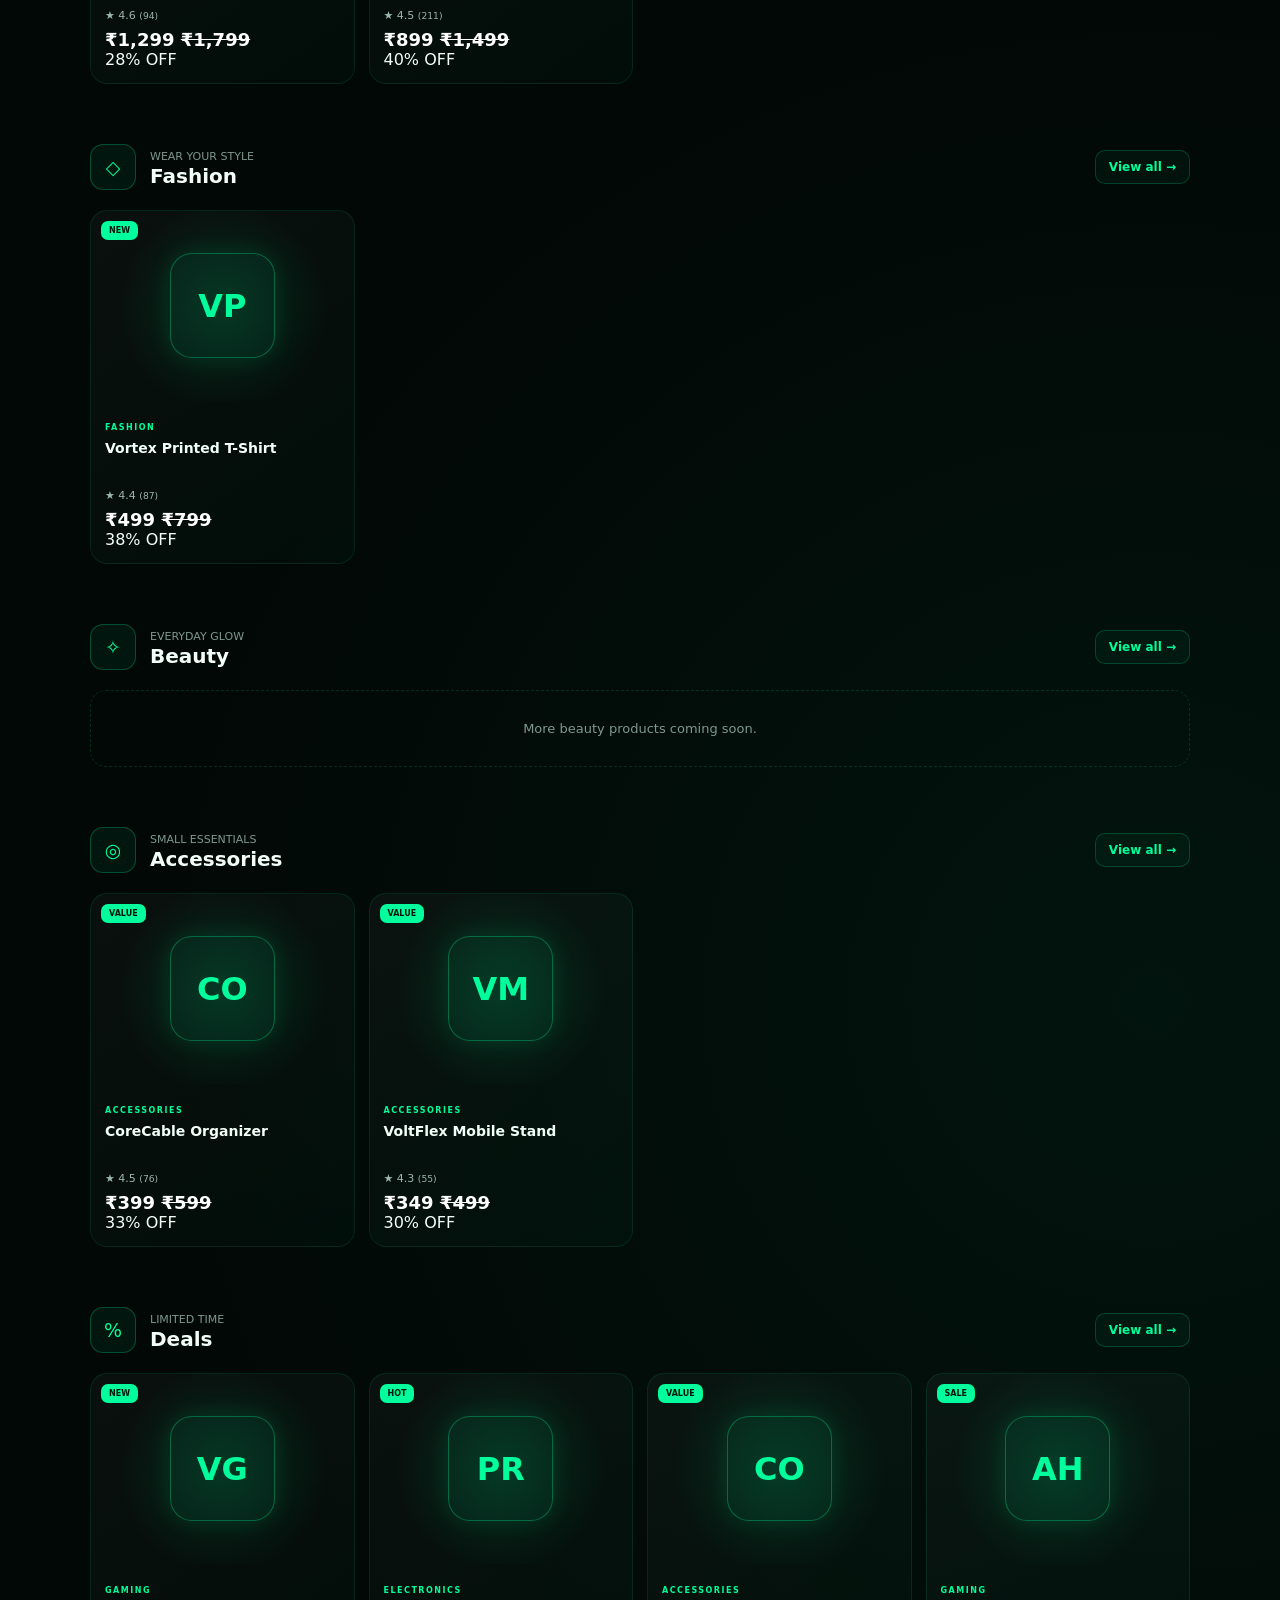
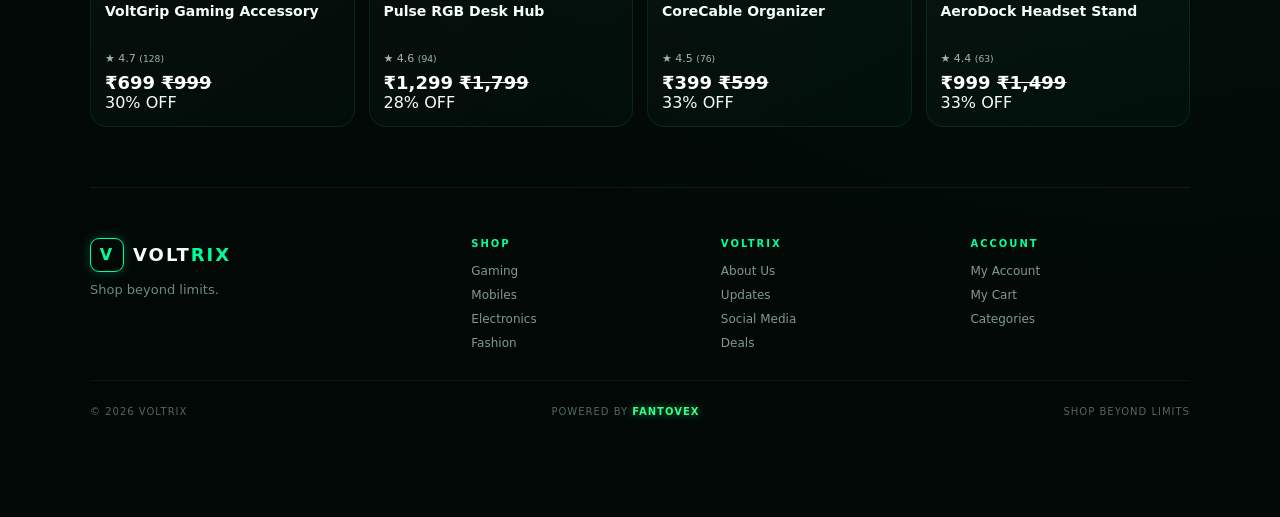
<file: categories.html>
<!DOCTYPE html>
<html lang="en">
<head>
  <meta charset="UTF-8">
  <meta name="viewport" content="width=device-width, initial-scale=1.0, maximum-scale=1.0, user-scalable=no">
  <meta name="theme-color" content="#07100b">
  <meta name="description" content="Browse all VOLTRIX categories and products.">
  <title>Categories — VOLTRIX</title>
  <link rel="stylesheet" href="shop.css">

  <style>
    .category-block {
      width: min(1100px, calc(100% - 30px));
      margin: 0 auto 60px;
    }

    .category-block-head {
      display: flex;
      align-items: center;
      gap: 14px;
      margin-bottom: 20px;
    }

    .category-block-icon {
      width: 46px;
      height: 46px;
      flex: 0 0 46px;
      display: grid;
      place-items: center;
      border: 1px solid rgba(0,255,156,.25);
      border-radius: 13px;
      color: var(--emerald);
      background: rgba(0,255,156,.06);
      font-size: 19px;
    }

    .category-block-head h3 {
      font-size: 20px;
    }

    .category-block-head span {
      color: #7f988e;
      font-size: 11px;
    }

    .category-block-viewall {
      margin-left: auto;
      color: var(--emerald);
      font-size: 12px;
      font-weight: 900;
      padding: 9px 13px;
      border: 1px solid rgba(0,255,156,.2);
      border-radius: 10px;
      background: rgba(0,255,156,.04);
      transition: .2s ease;
      white-space: nowrap;
    }

    .category-block-viewall:hover {
      background: rgba(0,255,156,.1);
      box-shadow: var(--glow);
    }

    .category-block-empty {
      padding: 30px;
      text-align: center;
      color: #7f988e;
      font-size: 13px;
      border: 1px dashed rgba(0,255,156,.15);
      border-radius: 16px;
    }

    @media (max-width: 600px) {
      .category-block-head h3 { font-size: 17px; }
      .category-block-viewall { font-size: 11px; padding: 8px 11px; }
    }
  </style>
</head>


<body>

  <div class="page-loader" id="pageLoader" aria-hidden="true">
    <div class="loader-logo">V</div>
    <div class="loader-name">VOLT<span>RIX</span></div>
    <div class="loader-line"><span></span></div>
  </div>


  <div class="nav-overlay" id="navOverlay"></div>


  <aside class="side-nav" id="sideNav" aria-hidden="true">

    <div class="side-nav-head">
      <a href="index.html" class="side-logo">
        <span class="side-logo-mark">V</span>
        <span>VOLT<span>RIX</span></span>
      </a>
      <button type="button" class="close-nav" id="closeNav" aria-label="Close navigation">×</button>
    </div>

    <div class="nav-scroll">
      <p class="nav-label">EXPLORE</p>
      <a href="index.html" class="nav-link"><span class="nav-icon">⌂</span><span>Home</span></a>
      <a href="gaming.html" class="nav-link"><span class="nav-icon">◈</span><span>Gaming Products</span></a>
      <a href="mobiles.html" class="nav-link"><span class="nav-icon">▣</span><span>Mobile Products</span></a>
      <a href="fashion.html" class="nav-link"><span class="nav-icon">◇</span><span>Printed T-Shirts</span></a>
      <a href="electronics.html" class="nav-link"><span class="nav-icon">▱</span><span>Electronics</span></a>
      <a href="deals.html" class="nav-link"><span class="nav-icon">%</span><span>Exclusive Deals</span></a>
      <div class="nav-divider"></div>
      <p class="nav-label">VOLTRIX</p>
      <a href="index.html#about" class="nav-link"><span class="nav-icon">i</span><span>About Us</span></a>
      <a href="index.html#fantovex" class="nav-link"><span class="nav-icon">↻</span><span>Updates</span></a>
      <a href="javascript:void(0)" class="nav-link" id="rateUsLink"><span class="nav-icon">★</span><span>Rate Us</span></a>
      <a href="index.html#contact" class="nav-link"><span class="nav-icon">◎</span><span>Join Social Media</span></a>
      <a href="https://fantovexhq.github.io/Fantovex-Esports/" class="nav-link" target="_blank" rel="noopener"><span class="nav-icon">↗</span><span>Join Fantovex</span></a>
      <div class="nav-divider"></div>
      <p class="nav-label">ACCOUNT</p>
      <a href="account.html" class="nav-link"><span class="nav-icon">○</span><span>My Account</span></a>
      <a href="cart.html" class="nav-link"><span class="nav-icon">🛒</span><span>My Cart</span><b class="nav-cart-count" id="navCartCount">0</b></a>
    </div>

    <div class="side-nav-footer">
      <div class="nav-status-dot"></div>
      <span>VOLTRIX is online</span>
    </div>

  </aside>


  <header class="main-header">
    <div class="header-left">
      <button type="button" class="menu-button" id="menuButton" aria-label="Open navigation" aria-expanded="false">
        <span></span><span></span><span></span>
      </button>
      <a href="index.html" class="brand" aria-label="VOLTRIX Home">
        <span class="brand-mark">V</span>
        <span class="brand-name">VOLT<span>RIX</span></span>
      </a>
    </div>

    <form class="desktop-search" id="desktopSearchForm" autocomplete="off">
      <span class="search-symbol">⌕</span>
      <input type="search" id="desktopSearch" placeholder="Search products" aria-label="Search products">
      <button type="button" id="desktopSearchClear" class="search-clear" aria-label="Clear search">×</button>
    </form>

    <div class="header-actions">
      <a href="account.html" class="header-action" aria-label="Account"><span>♙</span><small>Account</small></a>
      <a href="cart.html" class="header-action cart-action" aria-label="Cart">
        <span>🛒</span><small>Cart</small>
        <b class="header-cart-count" id="headerCartCount">0</b>
      </a>
    </div>
  </header>


  <section class="mobile-search-area">
    <form class="mobile-search" id="mobileSearchForm" autocomplete="off">
      <span>⌕</span>
      <input type="search" id="mobileSearch" placeholder="Search products" aria-label="Search products">
      <button type="submit" aria-label="Search">→</button>
    </form>
  </section>


  <main>

    <section class="section" style="padding-bottom: 20px;">
      <div class="section-heading centered">
        <span class="section-kicker">BROWSE VOLTRIX</span>
        <h2>All Categories</h2>
        <p>Every department, with a preview of what's inside.</p>
      </div>
    </section>

    <!-- Rendered by inline script below: one block per category,
         each showing up to 4 products + a "View all" link -->
    <div id="categoryBlocks"></div>

  </main>


  <footer class="site-footer">
    <div class="footer-brand">
      <a href="index.html" class="brand footer-logo">
        <span class="brand-mark">V</span>
        <span class="brand-name">VOLT<span>RIX</span></span>
      </a>
      <p>Shop beyond limits.</p>
    </div>
    <div class="footer-column">
      <h3>SHOP</h3>
      <a href="gaming.html">Gaming</a><a href="mobiles.html">Mobiles</a>
      <a href="electronics.html">Electronics</a><a href="fashion.html">Fashion</a>
    </div>
    <div class="footer-column">
      <h3>VOLTRIX</h3>
      <a href="index.html#about">About Us</a><a href="index.html#fantovex">Updates</a>
      <a href="index.html#contact">Social Media</a><a href="deals.html">Deals</a>
    </div>
    <div class="footer-column">
      <h3>ACCOUNT</h3>
      <a href="account.html">My Account</a><a href="cart.html">My Cart</a>
      <a href="categories.html">Categories</a>
    </div>
    <div class="footer-bottom">
      <span>© 2026 VOLTRIX</span>
      <a class="powered-fx" href="https://fantovexhq.github.io/" target="_blank" rel="noopener">POWERED BY <b>FANTOVEX</b></a>
      <span>SHOP BEYOND LIMITS</span>
    </div>
  </footer>


  <nav class="bottom-nav">
    <a href="index.html" class="bottom-nav-item"><span class="bottom-icon">⌂</span><span>Home</span></a>
    <a href="categories.html" class="bottom-nav-item active"><span class="bottom-icon">▦</span><span>Categories</span></a>
    <a href="account.html" class="bottom-nav-item"><span class="bottom-icon">♙</span><span>Account</span></a>
    <a href="cart.html" class="bottom-nav-item bottom-cart"><span class="bottom-icon">🛒<b id="bottomCartCount">0</b></span><span>Cart</span></a>
  </nav>


  <div class="toast" id="toast" role="status" aria-live="polite"></div>


  <script src="shop.js"></script>

  <!-- PAGE-SPECIFIC: build one product-preview block per category -->
  <script>
    document.addEventListener("DOMContentLoaded", () => {

      const container = document.getElementById("categoryBlocks");
      if (!container || !window.VOLTRIX) return;

      const CATEGORY_DEFS = [
        { key: "Gaming",       icon: "◈", label: "PERFORMANCE",      page: "gaming.html" },
        { key: "Mobiles",      icon: "▣", label: "EVERYDAY TECH",    page: "mobiles.html" },
        { key: "Electronics",  icon: "▱", label: "SMART LIVING",     page: "electronics.html" },
        { key: "Fashion",      icon: "◇", label: "WEAR YOUR STYLE",  page: "fashion.html" },
        { key: "Beauty",       icon: "✧", label: "EVERYDAY GLOW",    page: "beauty.html" },
        { key: "Accessories",  icon: "◎", label: "SMALL ESSENTIALS", page: "accessories.html" }
      ];

      function createCard(product) {
        const discount = product.oldPrice
          ? Math.round((1 - product.price / product.oldPrice) * 100)
          : 0;

        const placeholder = product.name
          .split(" ")
          .map(w => w.charAt(0))
          .slice(0, 2)
          .join("");

        return `
          <a href="product.html?id=${product.id}" class="product-card" data-product-id="${product.id}">
            <div class="product-image">
              ${product.badge ? `<span class="product-badge">${product.badge}</span>` : ""}
              <div class="product-placeholder">${placeholder}</div>
            </div>
            <div class="product-info">
              <span class="product-category">${product.category.toUpperCase()}</span>
              <h3>${product.name}</h3>
              <div class="product-rating">★ ${product.rating} <small>(${product.reviews})</small></div>
              <div class="product-price">
                ₹${product.price.toLocaleString("en-IN")}
                ${product.oldPrice ? `<del>₹${product.oldPrice.toLocaleString("en-IN")}</del>` : ""}
              </div>
              ${discount > 0 ? `<span class="product-discount">${discount}% OFF</span>` : ""}
            </div>
          </a>
        `;
      }

      const blocksHTML = CATEGORY_DEFS.map(def => {
        const products = window.VOLTRIX.products
          .filter(p => p.category === def.key)
          .slice(0, 4);

        const body = products.length
          ? `<div class="product-grid">${products.map(createCard).join("")}</div>`
          : `<div class="category-block-empty">More ${def.key.toLowerCase()} products coming soon.</div>`;

        return `
          <section class="category-block">

            <div class="category-block-head">
              <div class="category-block-icon">${def.icon}</div>
              <div>
                <span>${def.label}</span>
                <h3>${def.key}</h3>
              </div>
              <a href="${def.page}" class="category-block-viewall">View all →</a>
            </div>

            ${body}

          </section>
        `;
      }).join("");

      // Deals block, appended at the end
      const deals = window.VOLTRIX.products.filter(p => p.oldPrice && p.oldPrice > p.price).slice(0, 4);

      const dealsBlock = `
        <section class="category-block">
          <div class="category-block-head">
            <div class="category-block-icon">%</div>
            <div>
              <span>LIMITED TIME</span>
              <h3>Deals</h3>
            </div>
            <a href="deals.html" class="category-block-viewall">View all →</a>
          </div>
          <div class="product-grid">${deals.map(createCard).join("")}</div>
        </section>
      `;

      container.innerHTML = blocksHTML + dealsBlock;

    });
  </script>

</body>
</html>
</file>
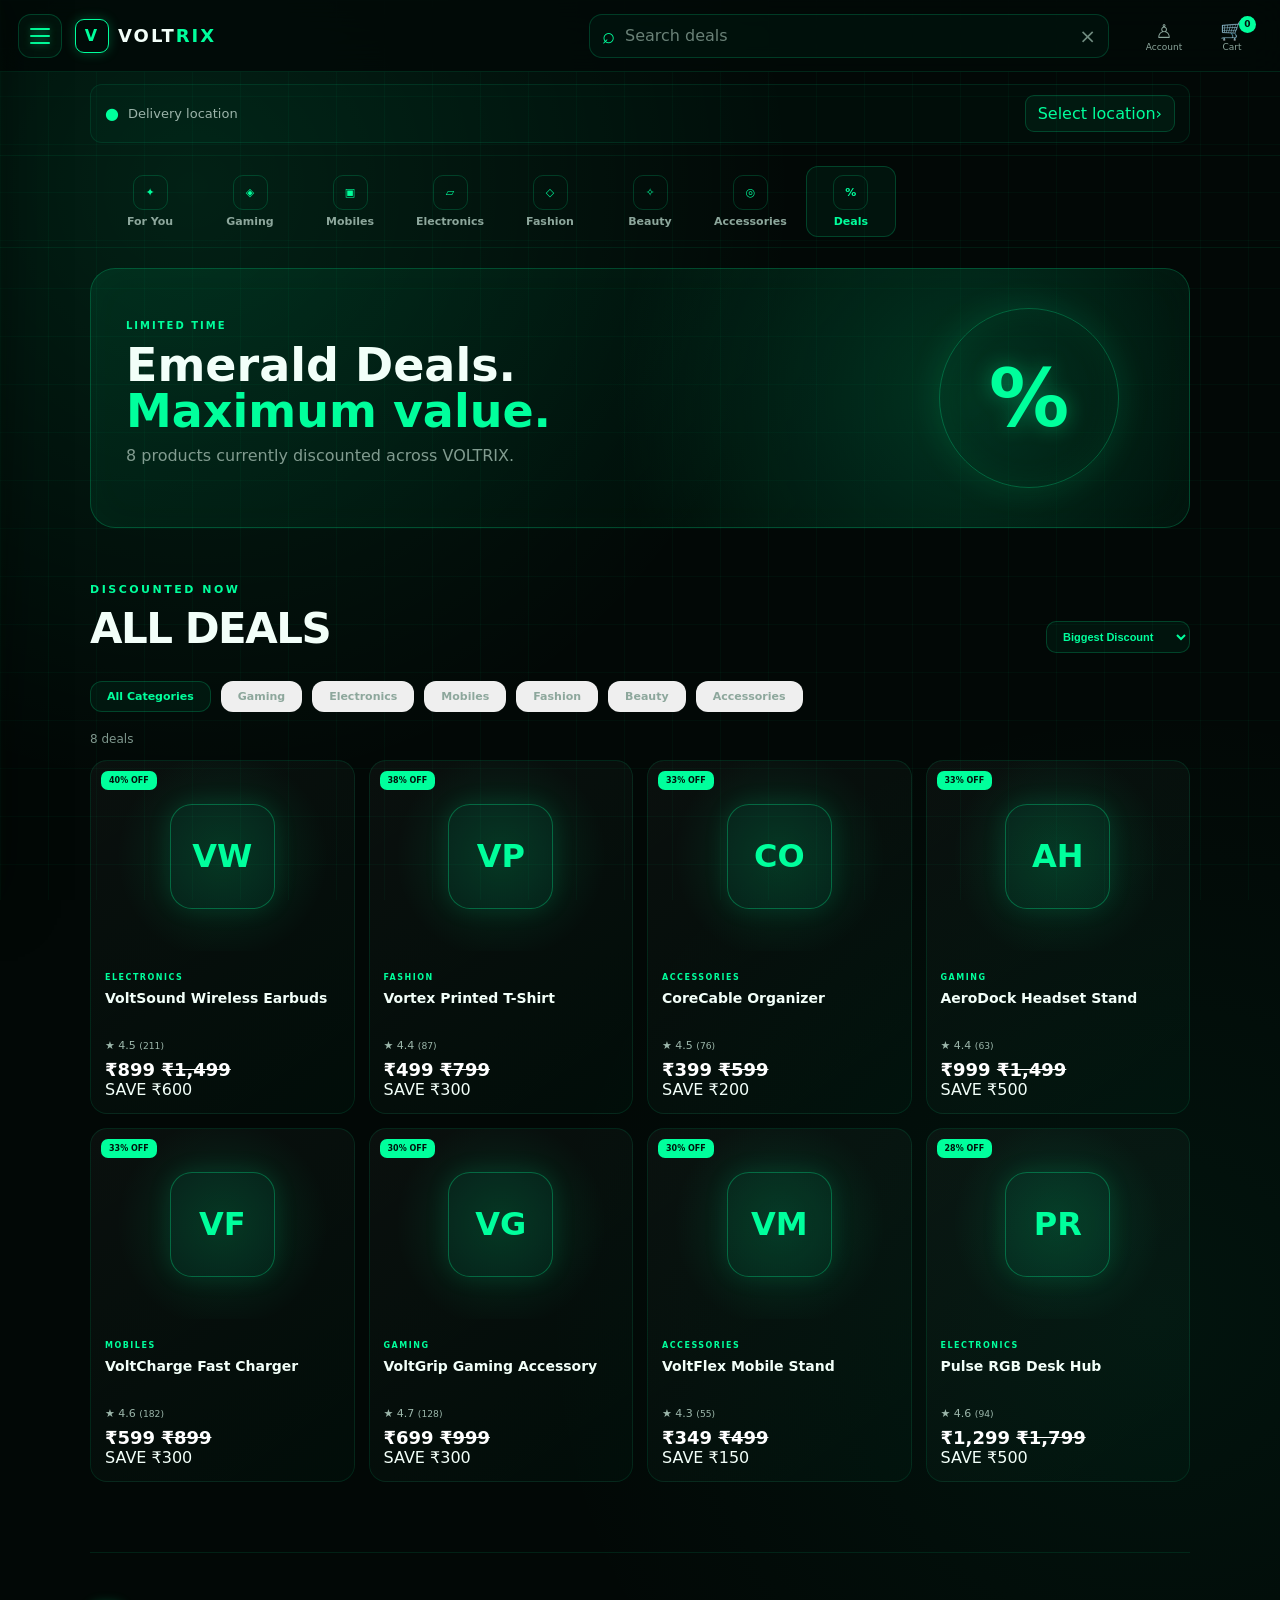
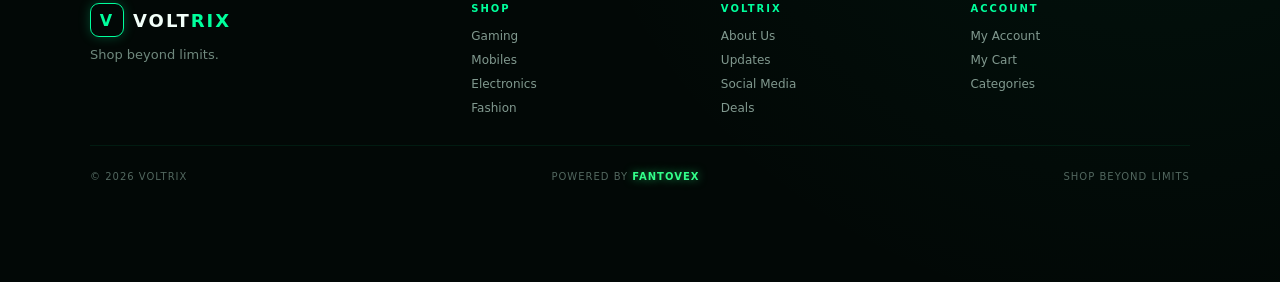
<file: deals.html>
<!DOCTYPE html>
<html lang="en">
<head>
  <meta charset="UTF-8">

  <meta
    name="viewport"
    content="width=device-width, initial-scale=1.0, maximum-scale=1.0, user-scalable=no"
  >

  <meta name="theme-color" content="#07100b">

  <meta
    name="description"
    content="VOLTRIX Deals — limited-time offers and discounted products across every category."
  >

  <title>Deals — VOLTRIX</title>

  <link rel="stylesheet" href="shop.css">
</head>


<body>

  <div class="page-loader" id="pageLoader" aria-hidden="true">
    <div class="loader-logo">V</div>
    <div class="loader-name">VOLT<span>RIX</span></div>
    <div class="loader-line"><span></span></div>
  </div>


  <div class="nav-overlay" id="navOverlay"></div>


  <aside class="side-nav" id="sideNav" aria-hidden="true">

    <div class="side-nav-head">
      <a href="index.html" class="side-logo">
        <span class="side-logo-mark">V</span>
        <span>VOLT<span>RIX</span></span>
      </a>
      <button type="button" class="close-nav" id="closeNav" aria-label="Close navigation">×</button>
    </div>

    <div class="nav-scroll">

      <p class="nav-label">EXPLORE</p>

      <a href="index.html" class="nav-link">
        <span class="nav-icon">⌂</span><span>Home</span>
      </a>

      <a href="gaming.html" class="nav-link">
        <span class="nav-icon">◈</span><span>Gaming Products</span>
      </a>

      <a href="mobiles.html" class="nav-link">
        <span class="nav-icon">▣</span><span>Mobile Products</span>
      </a>

      <a href="fashion.html" class="nav-link">
        <span class="nav-icon">◇</span><span>Printed T-Shirts</span>
      </a>

      <a href="electronics.html" class="nav-link">
        <span class="nav-icon">▱</span><span>Electronics</span>
      </a>

      <a href="deals.html" class="nav-link active">
        <span class="nav-icon">%</span><span>Exclusive Deals</span>
      </a>

      <div class="nav-divider"></div>

      <p class="nav-label">VOLTRIX</p>

      <a href="index.html#about" class="nav-link">
        <span class="nav-icon">i</span><span>About Us</span>
      </a>

      <a href="index.html#fantovex" class="nav-link">
        <span class="nav-icon">↻</span><span>Updates</span>
      </a>

      <a href="javascript:void(0)" class="nav-link" id="rateUsLink">
        <span class="nav-icon">★</span><span>Rate Us</span>
      </a>

      <a href="index.html#contact" class="nav-link">
        <span class="nav-icon">◎</span><span>Join Social Media</span>
      </a>

      <a href="https://fantovexhq.github.io/Fantovex-Esports/" class="nav-link" target="_blank" rel="noopener">
        <span class="nav-icon">↗</span><span>Join Fantovex</span>
      </a>

      <div class="nav-divider"></div>

      <p class="nav-label">ACCOUNT</p>

      <a href="account.html" class="nav-link">
        <span class="nav-icon">○</span><span>My Account</span>
      </a>

      <a href="cart.html" class="nav-link">
        <span class="nav-icon">🛒</span><span>My Cart</span>
        <b class="nav-cart-count" id="navCartCount">0</b>
      </a>

    </div>

    <div class="side-nav-footer">
      <div class="nav-status-dot"></div>
      <span>VOLTRIX is online</span>
    </div>

  </aside>


  <header class="main-header">

    <div class="header-left">

      <button type="button" class="menu-button" id="menuButton" aria-label="Open navigation" aria-expanded="false">
        <span></span><span></span><span></span>
      </button>

      <a href="index.html" class="brand" aria-label="VOLTRIX Home">
        <span class="brand-mark">V</span>
        <span class="brand-name">VOLT<span>RIX</span></span>
      </a>

    </div>

    <form class="desktop-search" id="desktopSearchForm" autocomplete="off">
      <span class="search-symbol">⌕</span>
      <input type="search" id="desktopSearch" placeholder="Search deals" aria-label="Search products">
      <button type="button" id="desktopSearchClear" class="search-clear" aria-label="Clear search">×</button>
    </form>

    <div class="header-actions">

      <a href="account.html" class="header-action" aria-label="Account">
        <span>♙</span><small>Account</small>
      </a>

      <a href="cart.html" class="header-action cart-action" aria-label="Cart">
        <span>🛒</span><small>Cart</small>
        <b class="header-cart-count" id="headerCartCount">0</b>
      </a>

    </div>

  </header>


  <section class="mobile-search-area">
    <form class="mobile-search" id="mobileSearchForm" autocomplete="off">
      <span>⌕</span>
      <input type="search" id="mobileSearch" placeholder="Search deals" aria-label="Search products">
      <button type="submit" aria-label="Search">→</button>
    </form>
  </section>


  <section class="location-bar">
    <div class="location-inner">
      <span class="location-icon">●</span>
      <span class="location-text">Delivery location</span>
      <button type="button" id="locationButton">Select location<span>›</span></button>
    </div>
  </section>


  <section class="category-strip">
    <div class="category-scroll">

      <a href="index.html" class="quick-category">
        <div class="quick-category-icon">✦</div><span>For You</span>
      </a>

      <a href="gaming.html" class="quick-category">
        <div class="quick-category-icon">◈</div><span>Gaming</span>
      </a>

      <a href="mobiles.html" class="quick-category">
        <div class="quick-category-icon">▣</div><span>Mobiles</span>
      </a>

      <a href="electronics.html" class="quick-category">
        <div class="quick-category-icon">▱</div><span>Electronics</span>
      </a>

      <a href="fashion.html" class="quick-category">
        <div class="quick-category-icon">◇</div><span>Fashion</span>
      </a>

      <a href="beauty.html" class="quick-category">
        <div class="quick-category-icon">✧</div><span>Beauty</span>
      </a>

      <a href="accessories.html" class="quick-category">
        <div class="quick-category-icon">◎</div><span>Accessories</span>
      </a>

      <a href="deals.html" class="quick-category active">
        <div class="quick-category-icon">%</div><span>Deals</span>
      </a>

    </div>
  </section>


  <main>

    <!-- DEALS HERO -->
    <section class="deal-banner" style="margin-top: 20px;">

      <div class="deal-banner-content">
        <span>LIMITED TIME</span>
        <h2>Emerald Deals.<br><strong>Maximum value.</strong></h2>
        <p id="dealsSummary">Selected products at special prices.</p>
      </div>

      <div class="deal-decoration">
        <div class="deal-circle"></div>
        <div class="deal-symbol">%</div>
      </div>

    </section>


    <!-- SORT -->
    <section class="section" style="padding-top: 30px;">

      <div class="section-heading">
        <div>
          <span class="section-kicker gaming-kicker"><span class="pulse-dot"></span> DISCOUNTED NOW</span>
          <h2 class="gaming-title">ALL <span>DEALS</span></h2>
        </div>

        <select id="sortSelect" class="quick-category active" style="min-width:auto; padding:8px 12px; flex-direction:row; gap:6px; background:rgba(0,255,156,.05); color:#00ff9c; border:1px solid rgba(0,255,156,.2); border-radius:10px; cursor:pointer;">
          <option value="discount">Biggest Discount</option>
          <option value="price-low">Price: Low → High</option>
          <option value="price-high">Price: High → Low</option>
          <option value="rating">Top Rated</option>
        </select>
      </div>

      <div style="display:flex; gap:10px; flex-wrap:wrap; margin-bottom: 20px;">
        <button type="button" class="quick-category active" data-filter="all" style="min-width:auto; padding:8px 16px; flex-direction:row; gap:6px;">All Categories</button>
        <button type="button" class="quick-category" data-filter="Gaming" style="min-width:auto; padding:8px 16px; flex-direction:row; gap:6px;">Gaming</button>
        <button type="button" class="quick-category" data-filter="Electronics" style="min-width:auto; padding:8px 16px; flex-direction:row; gap:6px;">Electronics</button>
        <button type="button" class="quick-category" data-filter="Mobiles" style="min-width:auto; padding:8px 16px; flex-direction:row; gap:6px;">Mobiles</button>
        <button type="button" class="quick-category" data-filter="Fashion" style="min-width:auto; padding:8px 16px; flex-direction:row; gap:6px;">Fashion</button>
        <button type="button" class="quick-category" data-filter="Beauty" style="min-width:auto; padding:8px 16px; flex-direction:row; gap:6px;">Beauty</button>
        <button type="button" class="quick-category" data-filter="Accessories" style="min-width:auto; padding:8px 16px; flex-direction:row; gap:6px;">Accessories</button>
      </div>

      <p id="resultCount" style="color:#7f988e; font-size:12px; margin-bottom:14px;"></p>

      <!-- Deals grid — populated by script.js below -->
      <div class="product-grid" id="dealsGrid"></div>

    </section>

  </main>


  <footer class="site-footer">

    <div class="footer-brand">
      <a href="index.html" class="brand footer-logo">
        <span class="brand-mark">V</span>
        <span class="brand-name">VOLT<span>RIX</span></span>
      </a>
      <p>Shop beyond limits.</p>
    </div>

    <div class="footer-column">
      <h3>SHOP</h3>
      <a href="gaming.html">Gaming</a>
      <a href="mobiles.html">Mobiles</a>
      <a href="electronics.html">Electronics</a>
      <a href="fashion.html">Fashion</a>
    </div>

    <div class="footer-column">
      <h3>VOLTRIX</h3>
      <a href="index.html#about">About Us</a>
      <a href="index.html#fantovex">Updates</a>
      <a href="index.html#contact">Social Media</a>
      <a href="deals.html">Deals</a>
    </div>

    <div class="footer-column">
      <h3>ACCOUNT</h3>
      <a href="account.html">My Account</a>
      <a href="cart.html">My Cart</a>
      <a href="categories.html">Categories</a>
    </div>

    <div class="footer-bottom">
      <span>© 2026 VOLTRIX</span>
      <a class="powered-fx" href="https://fantovexhq.github.io/" target="_blank" rel="noopener">POWERED BY <b>FANTOVEX</b></a>
      <span>SHOP BEYOND LIMITS</span>
    </div>

  </footer>


  <nav class="bottom-nav">
    <a href="index.html" class="bottom-nav-item">
      <span class="bottom-icon">⌂</span><span>Home</span>
    </a>
    <a href="categories.html" class="bottom-nav-item">
      <span class="bottom-icon">▦</span><span>Categories</span>
    </a>
    <a href="account.html" class="bottom-nav-item">
      <span class="bottom-icon">♙</span><span>Account</span>
    </a>
    <a href="cart.html" class="bottom-nav-item bottom-cart">
      <span class="bottom-icon">🛒<b id="bottomCartCount">0</b></span><span>Cart</span>
    </a>
  </nav>


  <div class="modal" id="locationModal" aria-hidden="true">
    <div class="modal-box">
      <button type="button" class="modal-close" data-close-modal>×</button>
      <span class="modal-kicker">DELIVERY</span>
      <h2>Where should we deliver?</h2>
      <p>Enter your pincode to check delivery availability.</p>
      <form id="locationForm">
        <input type="text" id="locationPincode" inputmode="numeric" maxlength="6" placeholder="Enter 6-digit pincode" required>
        <button type="submit" class="primary-button">CHECK DELIVERY</button>
      </form>
      <div class="modal-message" id="locationMessage"></div>
    </div>
  </div>


  <div class="toast" id="toast" role="status" aria-live="polite"></div>


  <script src="shop.js"></script>

  <!-- PAGE-SPECIFIC: render, filter and sort every discounted product -->
  <script>
    document.addEventListener("DOMContentLoaded", () => {

      const grid = document.getElementById("dealsGrid");
      const resultCount = document.getElementById("resultCount");
      const sortSelect = document.getElementById("sortSelect");
      const summary = document.getElementById("dealsSummary");

      if (!grid || !window.VOLTRIX) return;

      let activeCategory = "all";

      function discountPercent(product) {
        return product.oldPrice
          ? Math.round((1 - product.price / product.oldPrice) * 100)
          : 0;
      }

      // A "deal" is any product with an oldPrice higher than its price
      function getDeals() {
        return window.VOLTRIX.products.filter(
          p => p.oldPrice && p.oldPrice > p.price
        );
      }

      function sortProducts(products, mode) {
        const list = [...products];
        if (mode === "price-low") list.sort((a, b) => a.price - b.price);
        if (mode === "price-high") list.sort((a, b) => b.price - a.price);
        if (mode === "rating") list.sort((a, b) => b.rating - a.rating);
        if (mode === "discount") list.sort((a, b) => discountPercent(b) - discountPercent(a));
        return list;
      }

      function createCard(product) {
        const discount = discountPercent(product);

        const placeholder = product.name
          .split(" ")
          .map(w => w.charAt(0))
          .slice(0, 2)
          .join("");

        return `
          <a href="product.html?id=${product.id}" class="product-card" data-product-id="${product.id}">
            <div class="product-image">
              <span class="product-badge">${discount}% OFF</span>
              <div class="product-placeholder">${placeholder}</div>
            </div>
            <div class="product-info">
              <span class="product-category">${product.category.toUpperCase()}</span>
              <h3>${product.name}</h3>
              <div class="product-rating">★ ${product.rating} <small>(${product.reviews})</small></div>
              <div class="product-price">
                ₹${product.price.toLocaleString("en-IN")}
                <del>₹${product.oldPrice.toLocaleString("en-IN")}</del>
              </div>
              <span class="product-discount">SAVE ₹${(product.oldPrice - product.price).toLocaleString("en-IN")}</span>
            </div>
          </a>
        `;
      }

      function render() {
        let deals = getDeals();

        if (activeCategory !== "all") {
          deals = deals.filter(p => p.category === activeCategory);
        }

        deals = sortProducts(deals, sortSelect ? sortSelect.value : "discount");

        if (deals.length === 0) {
          grid.innerHTML = `<p style="color:#7f988e; grid-column: 1 / -1;">No deals in this category right now.</p>`;
          if (resultCount) resultCount.textContent = "";
          return;
        }

        grid.innerHTML = deals.map(createCard).join("");

        if (resultCount) {
          resultCount.textContent = `${deals.length} deal${deals.length === 1 ? "" : "s"}`;
        }

        if (summary) {
          const allDeals = getDeals();
          summary.textContent = `${allDeals.length} products currently discounted across VOLTRIX.`;
        }
      }

      document.querySelectorAll("[data-filter]").forEach(button => {
        button.addEventListener("click", () => {
          document.querySelectorAll("[data-filter]").forEach(b => b.classList.remove("active"));
          button.classList.add("active");
          activeCategory = button.dataset.filter;
          render();
        });
      });

      if (sortSelect) {
        sortSelect.addEventListener("change", render);
      }

      render();

    });
  </script>

</body>
</html>
</file>
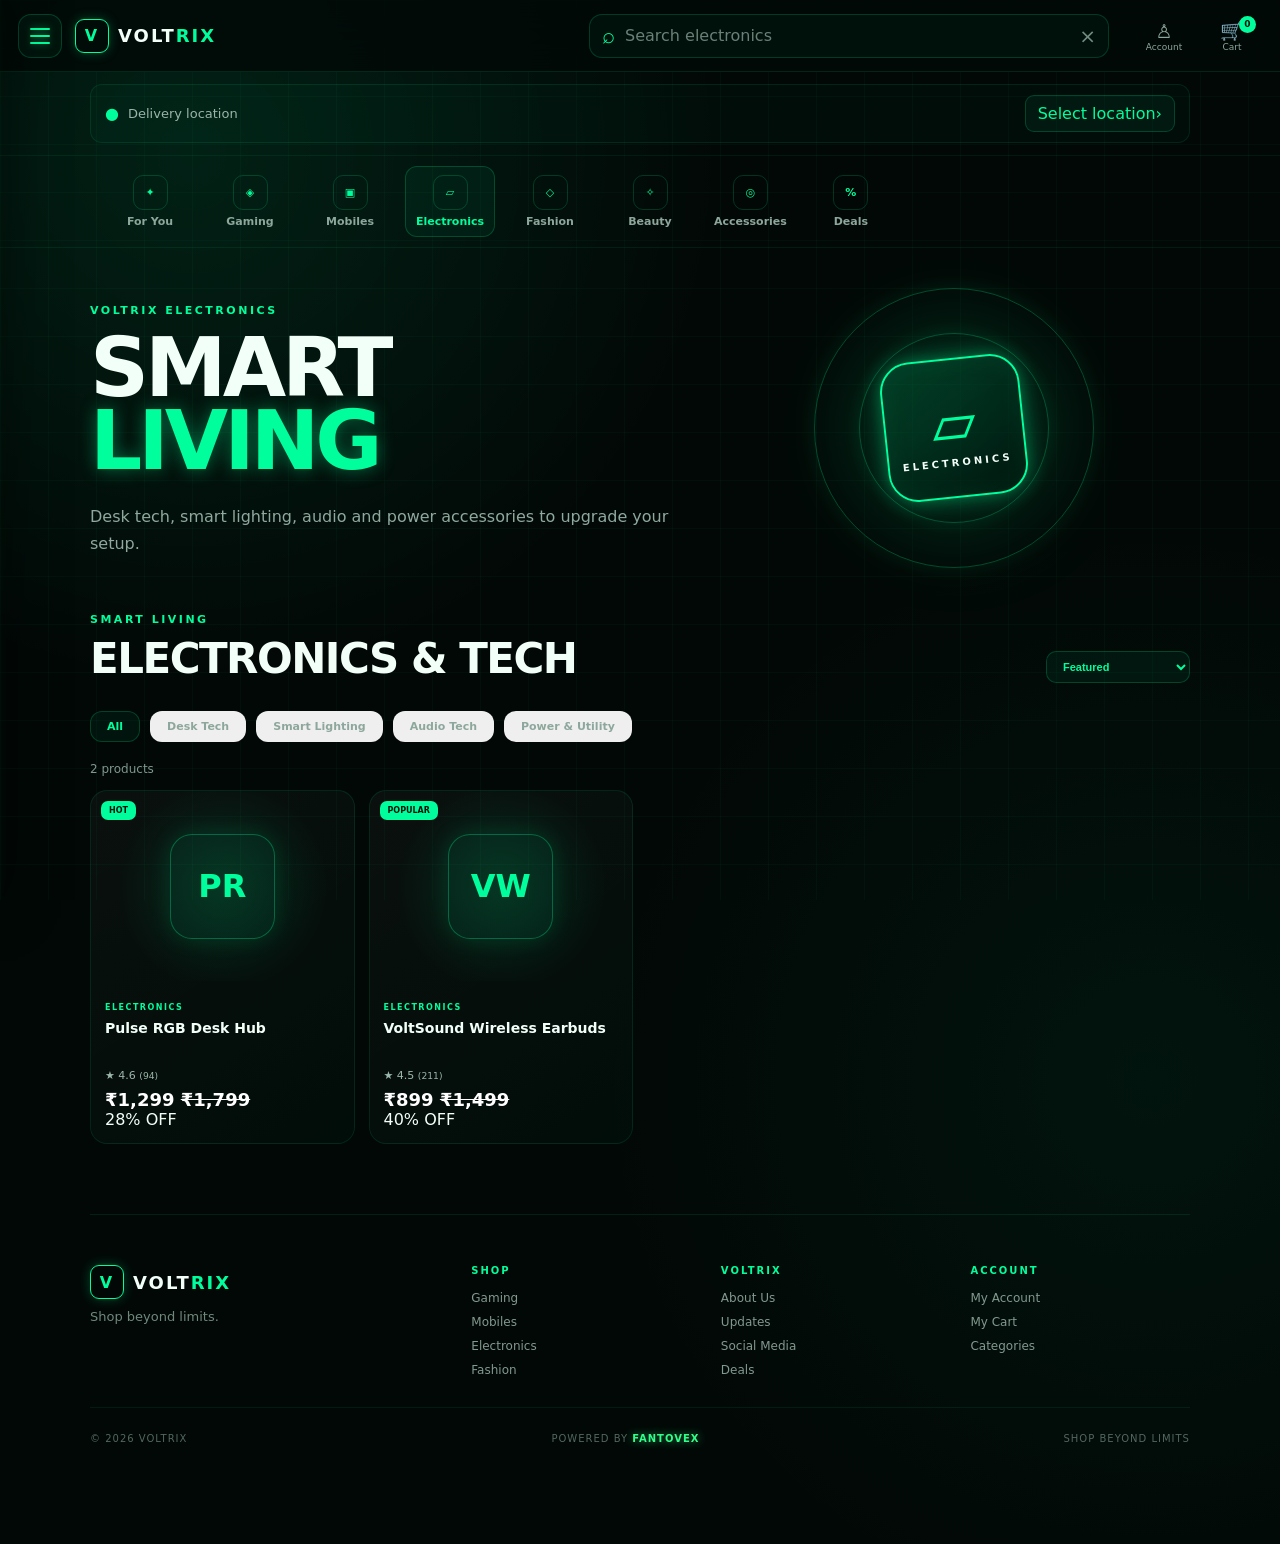
<file: electronics.html>
<!DOCTYPE html>
<html lang="en">
<head>
  <meta charset="UTF-8">

  <meta
    name="viewport"
    content="width=device-width, initial-scale=1.0, maximum-scale=1.0, user-scalable=no"
  >

  <meta name="theme-color" content="#07100b">

  <meta
    name="description"
    content="VOLTRIX Electronics — desk tech, smart lighting, audio and power accessories."
  >

  <title>Electronics — VOLTRIX</title>

  <link rel="stylesheet" href="shop.css">
</head>


<body>

  <div class="page-loader" id="pageLoader" aria-hidden="true">
    <div class="loader-logo">V</div>
    <div class="loader-name">VOLT<span>RIX</span></div>
    <div class="loader-line"><span></span></div>
  </div>


  <div class="nav-overlay" id="navOverlay"></div>


  <aside class="side-nav" id="sideNav" aria-hidden="true">

    <div class="side-nav-head">
      <a href="index.html" class="side-logo">
        <span class="side-logo-mark">V</span>
        <span>VOLT<span>RIX</span></span>
      </a>
      <button type="button" class="close-nav" id="closeNav" aria-label="Close navigation">×</button>
    </div>

    <div class="nav-scroll">

      <p class="nav-label">EXPLORE</p>

      <a href="index.html" class="nav-link">
        <span class="nav-icon">⌂</span><span>Home</span>
      </a>

      <a href="gaming.html" class="nav-link">
        <span class="nav-icon">◈</span><span>Gaming Products</span>
      </a>

      <a href="mobiles.html" class="nav-link">
        <span class="nav-icon">▣</span><span>Mobile Products</span>
      </a>

      <a href="fashion.html" class="nav-link">
        <span class="nav-icon">◇</span><span>Printed T-Shirts</span>
      </a>

      <a href="electronics.html" class="nav-link active">
        <span class="nav-icon">▱</span><span>Electronics</span>
      </a>

      <a href="deals.html" class="nav-link">
        <span class="nav-icon">%</span><span>Exclusive Deals</span>
      </a>

      <div class="nav-divider"></div>

      <p class="nav-label">VOLTRIX</p>

      <a href="index.html#about" class="nav-link">
        <span class="nav-icon">i</span><span>About Us</span>
      </a>

      <a href="index.html#fantovex" class="nav-link">
        <span class="nav-icon">↻</span><span>Updates</span>
      </a>

      <a href="javascript:void(0)" class="nav-link" id="rateUsLink">
        <span class="nav-icon">★</span><span>Rate Us</span>
      </a>

      <a href="index.html#contact" class="nav-link">
        <span class="nav-icon">◎</span><span>Join Social Media</span>
      </a>

      <a href="https://fantovexhq.github.io/Fantovex-Esports/" class="nav-link" target="_blank" rel="noopener">
        <span class="nav-icon">↗</span><span>Join Fantovex</span>
      </a>

      <div class="nav-divider"></div>

      <p class="nav-label">ACCOUNT</p>

      <a href="account.html" class="nav-link">
        <span class="nav-icon">○</span><span>My Account</span>
      </a>

      <a href="cart.html" class="nav-link">
        <span class="nav-icon">🛒</span><span>My Cart</span>
        <b class="nav-cart-count" id="navCartCount">0</b>
      </a>

    </div>

    <div class="side-nav-footer">
      <div class="nav-status-dot"></div>
      <span>VOLTRIX is online</span>
    </div>

  </aside>


  <header class="main-header">

    <div class="header-left">

      <button type="button" class="menu-button" id="menuButton" aria-label="Open navigation" aria-expanded="false">
        <span></span><span></span><span></span>
      </button>

      <a href="index.html" class="brand" aria-label="VOLTRIX Home">
        <span class="brand-mark">V</span>
        <span class="brand-name">VOLT<span>RIX</span></span>
      </a>

    </div>

    <form class="desktop-search" id="desktopSearchForm" autocomplete="off">
      <span class="search-symbol">⌕</span>
      <input type="search" id="desktopSearch" placeholder="Search electronics" aria-label="Search products">
      <button type="button" id="desktopSearchClear" class="search-clear" aria-label="Clear search">×</button>
    </form>

    <div class="header-actions">

      <a href="account.html" class="header-action" aria-label="Account">
        <span>♙</span><small>Account</small>
      </a>

      <a href="cart.html" class="header-action cart-action" aria-label="Cart">
        <span>🛒</span><small>Cart</small>
        <b class="header-cart-count" id="headerCartCount">0</b>
      </a>

    </div>

  </header>


  <section class="mobile-search-area">
    <form class="mobile-search" id="mobileSearchForm" autocomplete="off">
      <span>⌕</span>
      <input type="search" id="mobileSearch" placeholder="Search electronics" aria-label="Search products">
      <button type="submit" aria-label="Search">→</button>
    </form>
  </section>


  <section class="location-bar">
    <div class="location-inner">
      <span class="location-icon">●</span>
      <span class="location-text">Delivery location</span>
      <button type="button" id="locationButton">Select location<span>›</span></button>
    </div>
  </section>


  <section class="category-strip">
    <div class="category-scroll">

      <a href="index.html" class="quick-category">
        <div class="quick-category-icon">✦</div><span>For You</span>
      </a>

      <a href="gaming.html" class="quick-category">
        <div class="quick-category-icon">◈</div><span>Gaming</span>
      </a>

      <a href="mobiles.html" class="quick-category">
        <div class="quick-category-icon">▣</div><span>Mobiles</span>
      </a>

      <a href="electronics.html" class="quick-category active">
        <div class="quick-category-icon">▱</div><span>Electronics</span>
      </a>

      <a href="fashion.html" class="quick-category">
        <div class="quick-category-icon">◇</div><span>Fashion</span>
      </a>

      <a href="beauty.html" class="quick-category">
        <div class="quick-category-icon">✧</div><span>Beauty</span>
      </a>

      <a href="accessories.html" class="quick-category">
        <div class="quick-category-icon">◎</div><span>Accessories</span>
      </a>

      <a href="deals.html" class="quick-category">
        <div class="quick-category-icon">%</div><span>Deals</span>
      </a>

    </div>
  </section>


  <main>

    <!-- ELECTRONICS HERO -->
    <section class="hero-section" style="min-height: 320px;">
      <div class="hero-content">
        <div class="hero-copy">
          <span class="hero-eyebrow">VOLTRIX ELECTRONICS</span>
          <h1 class="gaming-title">SMART <span>LIVING</span></h1>
          <p>Desk tech, smart lighting, audio and power accessories to upgrade your setup.</p>
        </div>

        <div class="hero-visual">
          <div class="hero-glow"></div>
          <div class="hero-ring ring-one"></div>
          <div class="hero-ring ring-two"></div>
          <div class="hero-product">
            <div class="hero-product-v">▱</div>
            <span>ELECTRONICS</span>
          </div>
        </div>
      </div>
    </section>


    <!-- FILTER / SORT -->
    <section class="section" style="padding-top: 0;">

      <div class="section-heading">
        <div>
          <span class="section-kicker gaming-kicker"><span class="pulse-dot"></span> SMART LIVING</span>
          <h2 class="gaming-title">ELECTRONICS <span>&amp; TECH</span></h2>
        </div>

        <select id="sortSelect" class="quick-category active" style="min-width:auto; padding:8px 12px; flex-direction:row; gap:6px; background:rgba(0,255,156,.05); color:#00ff9c; border:1px solid rgba(0,255,156,.2); border-radius:10px; cursor:pointer;">
          <option value="featured">Featured</option>
          <option value="price-low">Price: Low → High</option>
          <option value="price-high">Price: High → Low</option>
          <option value="rating">Top Rated</option>
        </select>
      </div>

      <div style="display:flex; gap:10px; flex-wrap:wrap; margin-bottom: 20px;">
        <button type="button" class="quick-category active" data-filter="all" style="min-width:auto; padding:8px 16px; flex-direction:row; gap:6px;">All</button>
        <button type="button" class="quick-category" data-filter="desk" style="min-width:auto; padding:8px 16px; flex-direction:row; gap:6px;">Desk Tech</button>
        <button type="button" class="quick-category" data-filter="lighting" style="min-width:auto; padding:8px 16px; flex-direction:row; gap:6px;">Smart Lighting</button>
        <button type="button" class="quick-category" data-filter="audio" style="min-width:auto; padding:8px 16px; flex-direction:row; gap:6px;">Audio Tech</button>
        <button type="button" class="quick-category" data-filter="power" style="min-width:auto; padding:8px 16px; flex-direction:row; gap:6px;">Power &amp; Utility</button>
      </div>

      <p id="resultCount" style="color:#7f988e; font-size:12px; margin-bottom:14px;"></p>

      <!-- Electronics product grid — populated by script.js below -->
      <div class="product-grid" id="electronicsGrid"></div>

    </section>

  </main>


  <footer class="site-footer">

    <div class="footer-brand">
      <a href="index.html" class="brand footer-logo">
        <span class="brand-mark">V</span>
        <span class="brand-name">VOLT<span>RIX</span></span>
      </a>
      <p>Shop beyond limits.</p>
    </div>

    <div class="footer-column">
      <h3>SHOP</h3>
      <a href="gaming.html">Gaming</a>
      <a href="mobiles.html">Mobiles</a>
      <a href="electronics.html">Electronics</a>
      <a href="fashion.html">Fashion</a>
    </div>

    <div class="footer-column">
      <h3>VOLTRIX</h3>
      <a href="index.html#about">About Us</a>
      <a href="index.html#fantovex">Updates</a>
      <a href="index.html#contact">Social Media</a>
      <a href="deals.html">Deals</a>
    </div>

    <div class="footer-column">
      <h3>ACCOUNT</h3>
      <a href="account.html">My Account</a>
      <a href="cart.html">My Cart</a>
      <a href="categories.html">Categories</a>
    </div>

    <div class="footer-bottom">
      <span>© 2026 VOLTRIX</span>
      <a class="powered-fx" href="https://fantovexhq.github.io/" target="_blank" rel="noopener">POWERED BY <b>FANTOVEX</b></a>
      <span>SHOP BEYOND LIMITS</span>
    </div>

  </footer>


  <nav class="bottom-nav">
    <a href="index.html" class="bottom-nav-item">
      <span class="bottom-icon">⌂</span><span>Home</span>
    </a>
    <a href="categories.html" class="bottom-nav-item">
      <span class="bottom-icon">▦</span><span>Categories</span>
    </a>
    <a href="account.html" class="bottom-nav-item">
      <span class="bottom-icon">♙</span><span>Account</span>
    </a>
    <a href="cart.html" class="bottom-nav-item bottom-cart">
      <span class="bottom-icon">🛒<b id="bottomCartCount">0</b></span><span>Cart</span>
    </a>
  </nav>


  <div class="modal" id="locationModal" aria-hidden="true">
    <div class="modal-box">
      <button type="button" class="modal-close" data-close-modal>×</button>
      <span class="modal-kicker">DELIVERY</span>
      <h2>Where should we deliver?</h2>
      <p>Enter your pincode to check delivery availability.</p>
      <form id="locationForm">
        <input type="text" id="locationPincode" inputmode="numeric" maxlength="6" placeholder="Enter 6-digit pincode" required>
        <button type="submit" class="primary-button">CHECK DELIVERY</button>
      </form>
      <div class="modal-message" id="locationMessage"></div>
    </div>
  </div>


  <div class="toast" id="toast" role="status" aria-live="polite"></div>


  <script src="shop.js"></script>

  <!-- PAGE-SPECIFIC: render, filter and sort the electronics grid -->
  <script>
    document.addEventListener("DOMContentLoaded", () => {

      const grid = document.getElementById("electronicsGrid");
      const resultCount = document.getElementById("resultCount");
      const sortSelect = document.getElementById("sortSelect");

      if (!grid || !window.VOLTRIX) return;

      let activeFilter = "all";

      // NOTE: sub-category tags (desk/lighting/audio/power) aren't in the
      // shared product database yet — every filter shows all Electronics
      // products until sub-categories are added to VOLTRIX_PRODUCTS.
      function getElectronicsProducts() {
        return window.VOLTRIX.products.filter(p => p.category === "Electronics");
      }

      function sortProducts(products, mode) {
        const list = [...products];
        if (mode === "price-low") list.sort((a, b) => a.price - b.price);
        if (mode === "price-high") list.sort((a, b) => b.price - a.price);
        if (mode === "rating") list.sort((a, b) => b.rating - a.rating);
        return list;
      }

      function createCard(product) {
        const discount = product.oldPrice
          ? Math.round((1 - product.price / product.oldPrice) * 100)
          : 0;

        const placeholder = product.name
          .split(" ")
          .map(w => w.charAt(0))
          .slice(0, 2)
          .join("");

        return `
          <a href="product.html?id=${product.id}" class="product-card" data-product-id="${product.id}">
            <div class="product-image">
              ${product.badge ? `<span class="product-badge">${product.badge}</span>` : ""}
              <div class="product-placeholder">${placeholder}</div>
            </div>
            <div class="product-info">
              <span class="product-category">${product.category.toUpperCase()}</span>
              <h3>${product.name}</h3>
              <div class="product-rating">★ ${product.rating} <small>(${product.reviews})</small></div>
              <div class="product-price">
                ₹${product.price.toLocaleString("en-IN")}
                ${product.oldPrice ? `<del>₹${product.oldPrice.toLocaleString("en-IN")}</del>` : ""}
              </div>
              ${discount > 0 ? `<span class="product-discount">${discount}% OFF</span>` : ""}
            </div>
          </a>
        `;
      }

      function render() {
        let products = getElectronicsProducts();
        products = sortProducts(products, sortSelect ? sortSelect.value : "featured");

        grid.innerHTML = products.map(createCard).join("");

        if (resultCount) {
          resultCount.textContent = `${products.length} product${products.length === 1 ? "" : "s"}`;
        }
      }

      document.querySelectorAll("[data-filter]").forEach(button => {
        button.addEventListener("click", () => {
          document.querySelectorAll("[data-filter]").forEach(b => b.classList.remove("active"));
          button.classList.add("active");
          activeFilter = button.dataset.filter;
          render();
        });
      });

      if (sortSelect) {
        sortSelect.addEventListener("change", render);
      }

      render();

    });
  </script>

</body>
</html>
</file>
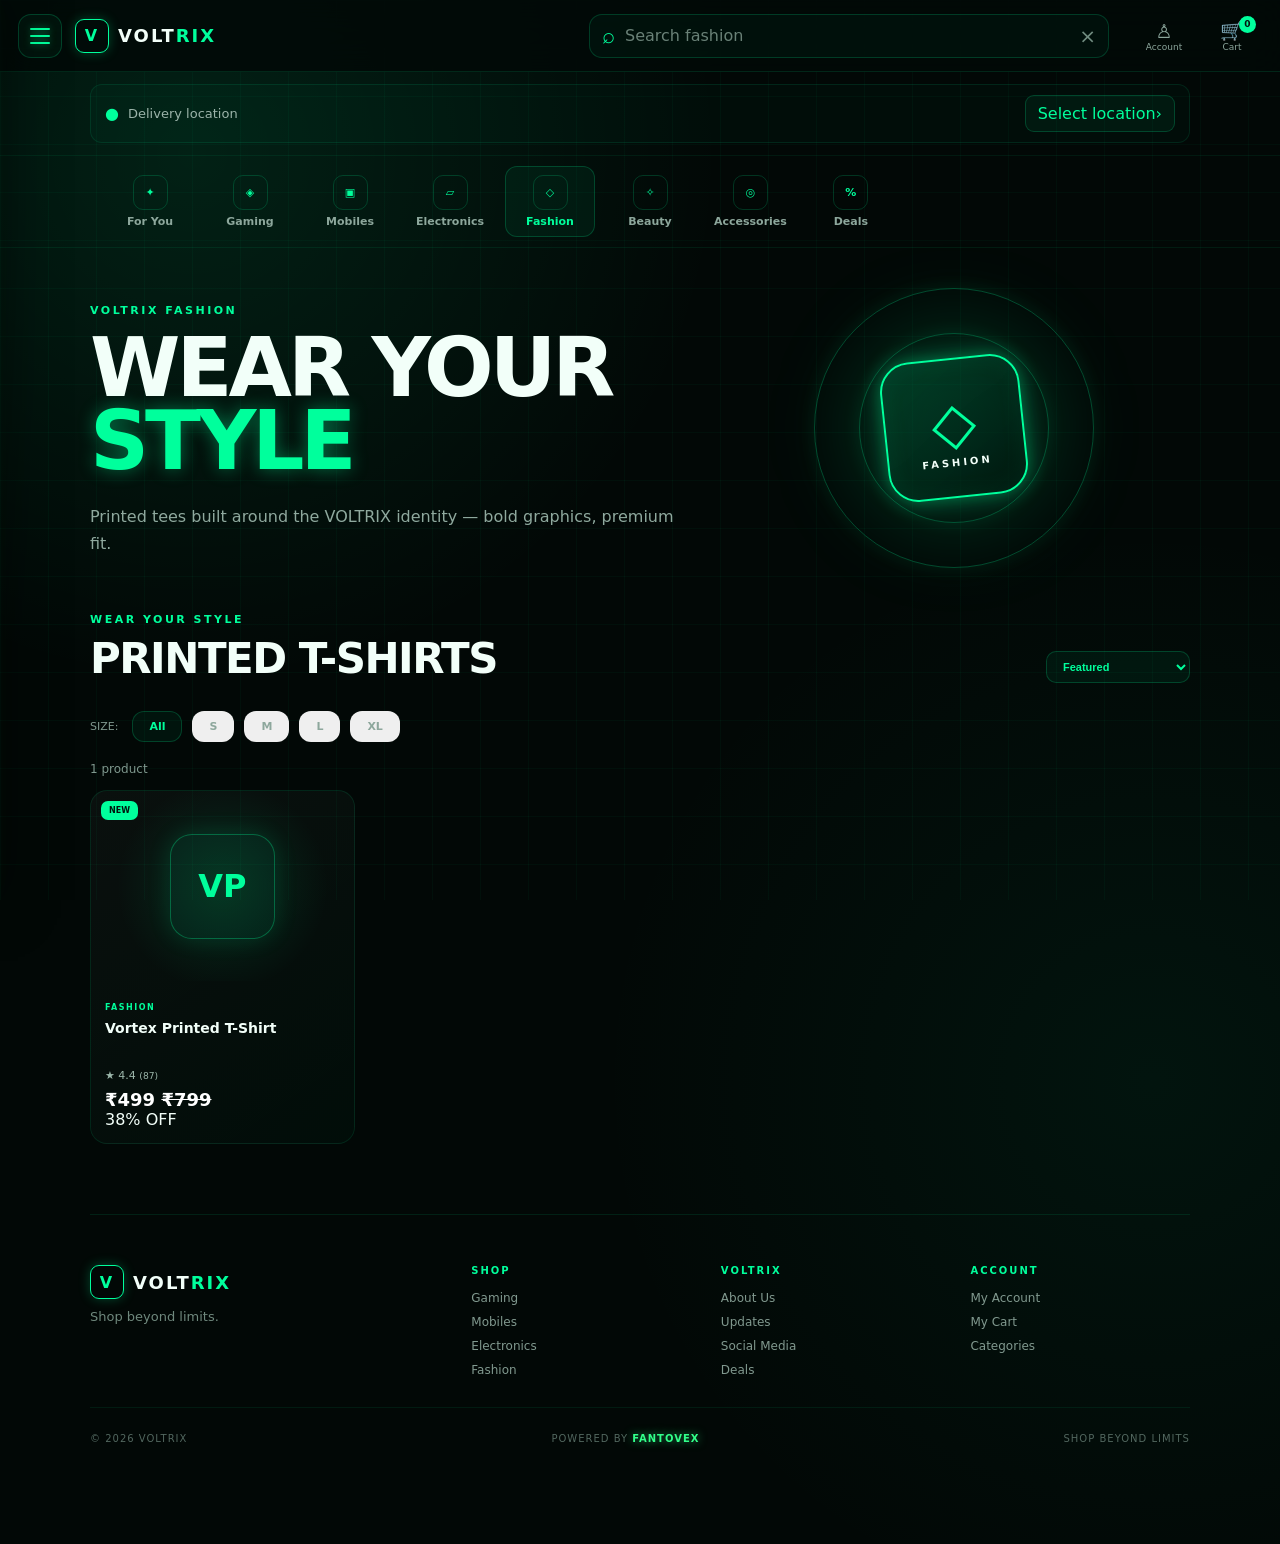
<file: fashion.html>
<!DOCTYPE html>
<html lang="en">
<head>
  <meta charset="UTF-8">

  <meta
    name="viewport"
    content="width=device-width, initial-scale=1.0, maximum-scale=1.0, user-scalable=no"
  >

  <meta name="theme-color" content="#07100b">

  <meta
    name="description"
    content="VOLTRIX Fashion — printed t-shirts and streetwear designed around the VOLTRIX identity."
  >

  <title>Fashion — VOLTRIX</title>

  <link rel="stylesheet" href="shop.css">
</head>


<body>

  <div class="page-loader" id="pageLoader" aria-hidden="true">
    <div class="loader-logo">V</div>
    <div class="loader-name">VOLT<span>RIX</span></div>
    <div class="loader-line"><span></span></div>
  </div>


  <div class="nav-overlay" id="navOverlay"></div>


  <aside class="side-nav" id="sideNav" aria-hidden="true">

    <div class="side-nav-head">
      <a href="index.html" class="side-logo">
        <span class="side-logo-mark">V</span>
        <span>VOLT<span>RIX</span></span>
      </a>
      <button type="button" class="close-nav" id="closeNav" aria-label="Close navigation">×</button>
    </div>

    <div class="nav-scroll">

      <p class="nav-label">EXPLORE</p>

      <a href="index.html" class="nav-link">
        <span class="nav-icon">⌂</span><span>Home</span>
      </a>

      <a href="gaming.html" class="nav-link">
        <span class="nav-icon">◈</span><span>Gaming Products</span>
      </a>

      <a href="mobiles.html" class="nav-link">
        <span class="nav-icon">▣</span><span>Mobile Products</span>
      </a>

      <a href="fashion.html" class="nav-link active">
        <span class="nav-icon">◇</span><span>Printed T-Shirts</span>
      </a>

      <a href="electronics.html" class="nav-link">
        <span class="nav-icon">▱</span><span>Electronics</span>
      </a>

      <a href="deals.html" class="nav-link">
        <span class="nav-icon">%</span><span>Exclusive Deals</span>
      </a>

      <div class="nav-divider"></div>

      <p class="nav-label">VOLTRIX</p>

      <a href="index.html#about" class="nav-link">
        <span class="nav-icon">i</span><span>About Us</span>
      </a>

      <a href="index.html#fantovex" class="nav-link">
        <span class="nav-icon">↻</span><span>Updates</span>
      </a>

      <a href="javascript:void(0)" class="nav-link" id="rateUsLink">
        <span class="nav-icon">★</span><span>Rate Us</span>
      </a>

      <a href="index.html#contact" class="nav-link">
        <span class="nav-icon">◎</span><span>Join Social Media</span>
      </a>

      <a href="https://fantovexhq.github.io/Fantovex-Esports/" class="nav-link" target="_blank" rel="noopener">
        <span class="nav-icon">↗</span><span>Join Fantovex</span>
      </a>

      <div class="nav-divider"></div>

      <p class="nav-label">ACCOUNT</p>

      <a href="account.html" class="nav-link">
        <span class="nav-icon">○</span><span>My Account</span>
      </a>

      <a href="cart.html" class="nav-link">
        <span class="nav-icon">🛒</span><span>My Cart</span>
        <b class="nav-cart-count" id="navCartCount">0</b>
      </a>

    </div>

    <div class="side-nav-footer">
      <div class="nav-status-dot"></div>
      <span>VOLTRIX is online</span>
    </div>

  </aside>


  <header class="main-header">

    <div class="header-left">

      <button type="button" class="menu-button" id="menuButton" aria-label="Open navigation" aria-expanded="false">
        <span></span><span></span><span></span>
      </button>

      <a href="index.html" class="brand" aria-label="VOLTRIX Home">
        <span class="brand-mark">V</span>
        <span class="brand-name">VOLT<span>RIX</span></span>
      </a>

    </div>

    <form class="desktop-search" id="desktopSearchForm" autocomplete="off">
      <span class="search-symbol">⌕</span>
      <input type="search" id="desktopSearch" placeholder="Search fashion" aria-label="Search products">
      <button type="button" id="desktopSearchClear" class="search-clear" aria-label="Clear search">×</button>
    </form>

    <div class="header-actions">

      <a href="account.html" class="header-action" aria-label="Account">
        <span>♙</span><small>Account</small>
      </a>

      <a href="cart.html" class="header-action cart-action" aria-label="Cart">
        <span>🛒</span><small>Cart</small>
        <b class="header-cart-count" id="headerCartCount">0</b>
      </a>

    </div>

  </header>


  <section class="mobile-search-area">
    <form class="mobile-search" id="mobileSearchForm" autocomplete="off">
      <span>⌕</span>
      <input type="search" id="mobileSearch" placeholder="Search fashion" aria-label="Search products">
      <button type="submit" aria-label="Search">→</button>
    </form>
  </section>


  <section class="location-bar">
    <div class="location-inner">
      <span class="location-icon">●</span>
      <span class="location-text">Delivery location</span>
      <button type="button" id="locationButton">Select location<span>›</span></button>
    </div>
  </section>


  <section class="category-strip">
    <div class="category-scroll">

      <a href="index.html" class="quick-category">
        <div class="quick-category-icon">✦</div><span>For You</span>
      </a>

      <a href="gaming.html" class="quick-category">
        <div class="quick-category-icon">◈</div><span>Gaming</span>
      </a>

      <a href="mobiles.html" class="quick-category">
        <div class="quick-category-icon">▣</div><span>Mobiles</span>
      </a>

      <a href="electronics.html" class="quick-category">
        <div class="quick-category-icon">▱</div><span>Electronics</span>
      </a>

      <a href="fashion.html" class="quick-category active">
        <div class="quick-category-icon">◇</div><span>Fashion</span>
      </a>

      <a href="beauty.html" class="quick-category">
        <div class="quick-category-icon">✧</div><span>Beauty</span>
      </a>

      <a href="accessories.html" class="quick-category">
        <div class="quick-category-icon">◎</div><span>Accessories</span>
      </a>

      <a href="deals.html" class="quick-category">
        <div class="quick-category-icon">%</div><span>Deals</span>
      </a>

    </div>
  </section>


  <main>

    <!-- FASHION HERO -->
    <section class="hero-section" style="min-height: 320px;">
      <div class="hero-content">
        <div class="hero-copy">
          <span class="hero-eyebrow">VOLTRIX FASHION</span>
          <h1 class="gaming-title">WEAR YOUR <span>STYLE</span></h1>
          <p>Printed tees built around the VOLTRIX identity — bold graphics, premium fit.</p>
        </div>

        <div class="hero-visual">
          <div class="hero-glow"></div>
          <div class="hero-ring ring-one"></div>
          <div class="hero-ring ring-two"></div>
          <div class="hero-product">
            <div class="hero-product-v">◇</div>
            <span>FASHION</span>
          </div>
        </div>
      </div>
    </section>


    <!-- SIZE FILTER / SORT -->
    <section class="section" style="padding-top: 0;">

      <div class="section-heading">
        <div>
          <span class="section-kicker gaming-kicker"><span class="pulse-dot"></span> WEAR YOUR STYLE</span>
          <h2 class="gaming-title">PRINTED <span>T-SHIRTS</span></h2>
        </div>

        <select id="sortSelect" class="quick-category active" style="min-width:auto; padding:8px 12px; flex-direction:row; gap:6px; background:rgba(0,255,156,.05); color:#00ff9c; border:1px solid rgba(0,255,156,.2); border-radius:10px; cursor:pointer;">
          <option value="featured">Featured</option>
          <option value="price-low">Price: Low → High</option>
          <option value="price-high">Price: High → Low</option>
          <option value="rating">Top Rated</option>
        </select>
      </div>

      <div style="display:flex; gap:10px; flex-wrap:wrap; margin-bottom: 20px;">
        <span style="color:#7f988e; font-size:11px; align-self:center; margin-right:4px;">SIZE:</span>
        <button type="button" class="quick-category active" data-size="all" style="min-width:auto; padding:8px 16px; flex-direction:row; gap:6px;">All</button>
        <button type="button" class="quick-category" data-size="S" style="min-width:auto; padding:8px 16px; flex-direction:row; gap:6px;">S</button>
        <button type="button" class="quick-category" data-size="M" style="min-width:auto; padding:8px 16px; flex-direction:row; gap:6px;">M</button>
        <button type="button" class="quick-category" data-size="L" style="min-width:auto; padding:8px 16px; flex-direction:row; gap:6px;">L</button>
        <button type="button" class="quick-category" data-size="XL" style="min-width:auto; padding:8px 16px; flex-direction:row; gap:6px;">XL</button>
      </div>

      <p id="resultCount" style="color:#7f988e; font-size:12px; margin-bottom:14px;"></p>

      <!-- Fashion product grid — populated by script.js below -->
      <div class="product-grid" id="fashionGrid"></div>

    </section>

  </main>


  <footer class="site-footer">

    <div class="footer-brand">
      <a href="index.html" class="brand footer-logo">
        <span class="brand-mark">V</span>
        <span class="brand-name">VOLT<span>RIX</span></span>
      </a>
      <p>Shop beyond limits.</p>
    </div>

    <div class="footer-column">
      <h3>SHOP</h3>
      <a href="gaming.html">Gaming</a>
      <a href="mobiles.html">Mobiles</a>
      <a href="electronics.html">Electronics</a>
      <a href="fashion.html">Fashion</a>
    </div>

    <div class="footer-column">
      <h3>VOLTRIX</h3>
      <a href="index.html#about">About Us</a>
      <a href="index.html#fantovex">Updates</a>
      <a href="index.html#contact">Social Media</a>
      <a href="deals.html">Deals</a>
    </div>

    <div class="footer-column">
      <h3>ACCOUNT</h3>
      <a href="account.html">My Account</a>
      <a href="cart.html">My Cart</a>
      <a href="categories.html">Categories</a>
    </div>

    <div class="footer-bottom">
      <span>© 2026 VOLTRIX</span>
      <a class="powered-fx" href="https://fantovexhq.github.io/" target="_blank" rel="noopener">POWERED BY <b>FANTOVEX</b></a>
      <span>SHOP BEYOND LIMITS</span>
    </div>

  </footer>


  <nav class="bottom-nav">
    <a href="index.html" class="bottom-nav-item">
      <span class="bottom-icon">⌂</span><span>Home</span>
    </a>
    <a href="categories.html" class="bottom-nav-item">
      <span class="bottom-icon">▦</span><span>Categories</span>
    </a>
    <a href="account.html" class="bottom-nav-item">
      <span class="bottom-icon">♙</span><span>Account</span>
    </a>
    <a href="cart.html" class="bottom-nav-item bottom-cart">
      <span class="bottom-icon">🛒<b id="bottomCartCount">0</b></span><span>Cart</span>
    </a>
  </nav>


  <div class="modal" id="locationModal" aria-hidden="true">
    <div class="modal-box">
      <button type="button" class="modal-close" data-close-modal>×</button>
      <span class="modal-kicker">DELIVERY</span>
      <h2>Where should we deliver?</h2>
      <p>Enter your pincode to check delivery availability.</p>
      <form id="locationForm">
        <input type="text" id="locationPincode" inputmode="numeric" maxlength="6" placeholder="Enter 6-digit pincode" required>
        <button type="submit" class="primary-button">CHECK DELIVERY</button>
      </form>
      <div class="modal-message" id="locationMessage"></div>
    </div>
  </div>


  <div class="toast" id="toast" role="status" aria-live="polite"></div>


  <script src="shop.js"></script>

  <!-- PAGE-SPECIFIC: render, size-filter and sort the fashion grid -->
  <script>
    document.addEventListener("DOMContentLoaded", () => {

      const grid = document.getElementById("fashionGrid");
      const resultCount = document.getElementById("resultCount");
      const sortSelect = document.getElementById("sortSelect");

      if (!grid || !window.VOLTRIX) return;

      // NOTE: size availability isn't in the shared product database yet —
      // the size buttons are wired up but every size currently shows the
      // same Fashion products until sizes are added to VOLTRIX_PRODUCTS.
      function getFashionProducts() {
        return window.VOLTRIX.products.filter(p => p.category === "Fashion");
      }

      function sortProducts(products, mode) {
        const list = [...products];
        if (mode === "price-low") list.sort((a, b) => a.price - b.price);
        if (mode === "price-high") list.sort((a, b) => b.price - a.price);
        if (mode === "rating") list.sort((a, b) => b.rating - a.rating);
        return list;
      }

      function createCard(product) {
        const discount = product.oldPrice
          ? Math.round((1 - product.price / product.oldPrice) * 100)
          : 0;

        const placeholder = product.name
          .split(" ")
          .map(w => w.charAt(0))
          .slice(0, 2)
          .join("");

        return `
          <a href="product.html?id=${product.id}" class="product-card" data-product-id="${product.id}">
            <div class="product-image">
              ${product.badge ? `<span class="product-badge">${product.badge}</span>` : ""}
              <div class="product-placeholder">${placeholder}</div>
            </div>
            <div class="product-info">
              <span class="product-category">${product.category.toUpperCase()}</span>
              <h3>${product.name}</h3>
              <div class="product-rating">★ ${product.rating} <small>(${product.reviews})</small></div>
              <div class="product-price">
                ₹${product.price.toLocaleString("en-IN")}
                ${product.oldPrice ? `<del>₹${product.oldPrice.toLocaleString("en-IN")}</del>` : ""}
              </div>
              ${discount > 0 ? `<span class="product-discount">${discount}% OFF</span>` : ""}
            </div>
          </a>
        `;
      }

      function render() {
        let products = getFashionProducts();
        products = sortProducts(products, sortSelect ? sortSelect.value : "featured");

        if (products.length === 0) {
          grid.innerHTML = `<p style="color:#7f988e; grid-column: 1 / -1;">No fashion products yet — check back soon.</p>`;
          if (resultCount) resultCount.textContent = "";
          return;
        }

        grid.innerHTML = products.map(createCard).join("");

        if (resultCount) {
          resultCount.textContent = `${products.length} product${products.length === 1 ? "" : "s"}`;
        }
      }

      document.querySelectorAll("[data-size]").forEach(button => {
        button.addEventListener("click", () => {
          document.querySelectorAll("[data-size]").forEach(b => b.classList.remove("active"));
          button.classList.add("active");
          render();
        });
      });

      if (sortSelect) {
        sortSelect.addEventListener("change", render);
      }

      render();

    });
  </script>

</body>
</html>
</file>
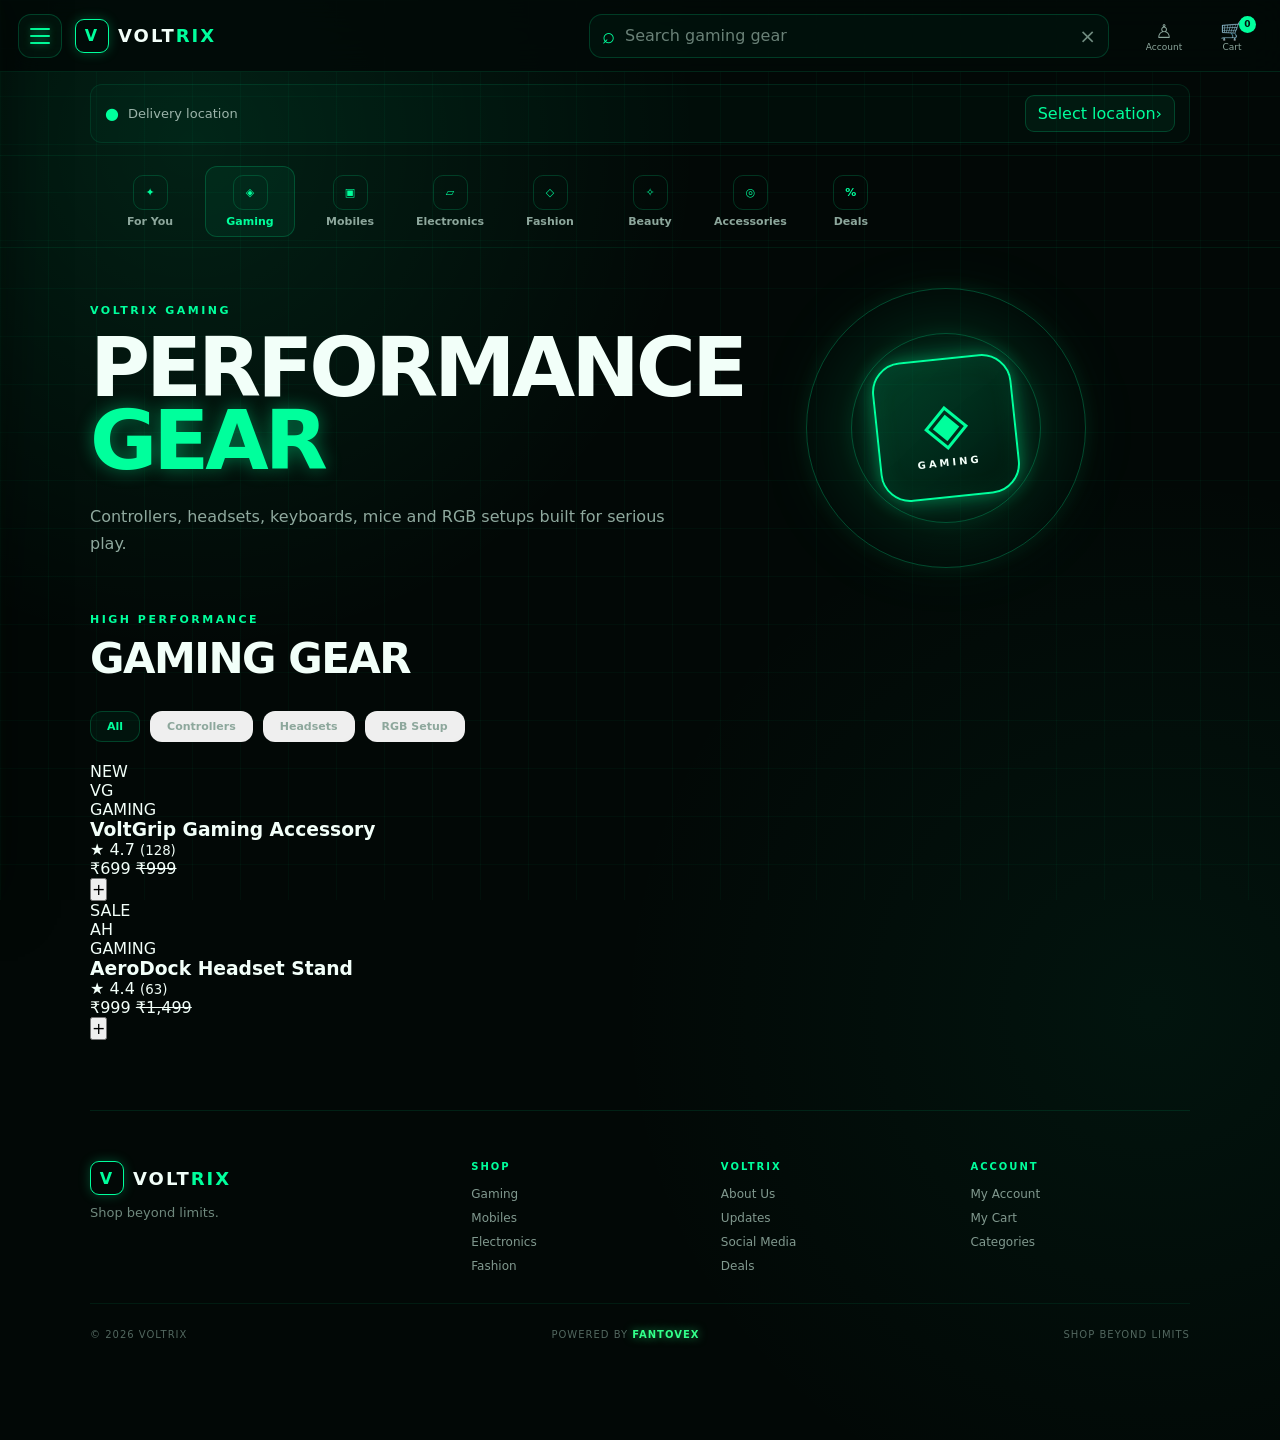
<file: gaming.html>
<!DOCTYPE html>
<html lang="en">
<head>
  <meta charset="UTF-8">

  <meta
    name="viewport"
    content="width=device-width, initial-scale=1.0, maximum-scale=1.0, user-scalable=no"
  >

  <meta
    name="theme-color"
    content="#07100b"
  >

  <meta
    name="description"
    content="VOLTRIX Gaming — controllers, headsets, RGB gear and accessories for your setup."
  >

  <title>Gaming — VOLTRIX</title>

  <link
    rel="stylesheet"
    href="shop.css"
  >
</head>


<body>

  <div class="page-loader" id="pageLoader" aria-hidden="true">
    <div class="loader-logo">V</div>
    <div class="loader-name">VOLT<span>RIX</span></div>
    <div class="loader-line"><span></span></div>
  </div>


  <div class="nav-overlay" id="navOverlay"></div>


  <aside class="side-nav" id="sideNav" aria-hidden="true">

    <div class="side-nav-head">
      <a href="index.html" class="side-logo">
        <span class="side-logo-mark">V</span>
        <span>VOLT<span>RIX</span></span>
      </a>
      <button type="button" class="close-nav" id="closeNav" aria-label="Close navigation">×</button>
    </div>

    <div class="nav-scroll">

      <p class="nav-label">EXPLORE</p>

      <a href="index.html" class="nav-link">
        <span class="nav-icon">⌂</span><span>Home</span>
      </a>

      <a href="gaming.html" class="nav-link active">
        <span class="nav-icon">◈</span><span>Gaming Products</span>
      </a>

      <a href="mobiles.html" class="nav-link">
        <span class="nav-icon">▣</span><span>Mobile Products</span>
      </a>

      <a href="fashion.html" class="nav-link">
        <span class="nav-icon">◇</span><span>Printed T-Shirts</span>
      </a>

      <a href="electronics.html" class="nav-link">
        <span class="nav-icon">▱</span><span>Electronics</span>
      </a>

      <a href="deals.html" class="nav-link">
        <span class="nav-icon">%</span><span>Exclusive Deals</span>
      </a>

      <div class="nav-divider"></div>

      <p class="nav-label">VOLTRIX</p>

      <a href="index.html#about" class="nav-link">
        <span class="nav-icon">i</span><span>About Us</span>
      </a>

      <a href="index.html#fantovex" class="nav-link">
        <span class="nav-icon">↻</span><span>Updates</span>
      </a>

      <a href="javascript:void(0)" class="nav-link" id="rateUsLink">
        <span class="nav-icon">★</span><span>Rate Us</span>
      </a>

      <a href="index.html#contact" class="nav-link">
        <span class="nav-icon">◎</span><span>Join Social Media</span>
      </a>

      <a href="https://fantovexhq.github.io/Fantovex-Esports/" class="nav-link" target="_blank" rel="noopener">
        <span class="nav-icon">↗</span><span>Join Fantovex</span>
      </a>

      <div class="nav-divider"></div>

      <p class="nav-label">ACCOUNT</p>

      <a href="account.html" class="nav-link">
        <span class="nav-icon">○</span><span>My Account</span>
      </a>

      <a href="cart.html" class="nav-link">
        <span class="nav-icon">🛒</span><span>My Cart</span>
        <b class="nav-cart-count" id="navCartCount">0</b>
      </a>

    </div>

    <div class="side-nav-footer">
      <div class="nav-status-dot"></div>
      <span>VOLTRIX is online</span>
    </div>

  </aside>


  <header class="main-header">

    <div class="header-left">

      <button type="button" class="menu-button" id="menuButton" aria-label="Open navigation" aria-expanded="false">
        <span></span><span></span><span></span>
      </button>

      <a href="index.html" class="brand" aria-label="VOLTRIX Home">
        <span class="brand-mark">V</span>
        <span class="brand-name">VOLT<span>RIX</span></span>
      </a>

    </div>

    <form class="desktop-search" id="desktopSearchForm" autocomplete="off">
      <span class="search-symbol">⌕</span>
      <input type="search" id="desktopSearch" placeholder="Search gaming gear" aria-label="Search products">
      <button type="button" id="desktopSearchClear" class="search-clear" aria-label="Clear search">×</button>
    </form>

    <div class="header-actions">

      <a href="account.html" class="header-action" aria-label="Account">
        <span>♙</span><small>Account</small>
      </a>

      <a href="cart.html" class="header-action cart-action" aria-label="Cart">
        <span>🛒</span><small>Cart</small>
        <b class="header-cart-count" id="headerCartCount">0</b>
      </a>

    </div>

  </header>


  <section class="mobile-search-area">
    <form class="mobile-search" id="mobileSearchForm" autocomplete="off">
      <span>⌕</span>
      <input type="search" id="mobileSearch" placeholder="Search gaming gear" aria-label="Search products">
      <button type="submit" aria-label="Search">→</button>
    </form>
  </section>


  <section class="location-bar">
    <div class="location-inner">
      <span class="location-icon">●</span>
      <span class="location-text">Delivery location</span>
      <button type="button" id="locationButton">Select location<span>›</span></button>
    </div>
  </section>


  <section class="category-strip">
    <div class="category-scroll">

      <a href="index.html" class="quick-category">
        <div class="quick-category-icon">✦</div><span>For You</span>
      </a>

      <a href="gaming.html" class="quick-category active">
        <div class="quick-category-icon">◈</div><span>Gaming</span>
      </a>

      <a href="mobiles.html" class="quick-category">
        <div class="quick-category-icon">▣</div><span>Mobiles</span>
      </a>

      <a href="electronics.html" class="quick-category">
        <div class="quick-category-icon">▱</div><span>Electronics</span>
      </a>

      <a href="fashion.html" class="quick-category">
        <div class="quick-category-icon">◇</div><span>Fashion</span>
      </a>

      <a href="beauty.html" class="quick-category">
        <div class="quick-category-icon">✧</div><span>Beauty</span>
      </a>

      <a href="accessories.html" class="quick-category">
        <div class="quick-category-icon">◎</div><span>Accessories</span>
      </a>

      <a href="deals.html" class="quick-category">
        <div class="quick-category-icon">%</div><span>Deals</span>
      </a>

    </div>
  </section>


  <main>

    <!-- GAMING HERO -->
    <section class="hero-section" style="min-height: 320px;">
      <div class="hero-content">
        <div class="hero-copy">
          <span class="hero-eyebrow">VOLTRIX GAMING</span>
          <h1 class="gaming-title">PERFORMANCE <span>GEAR</span></h1>
          <p>Controllers, headsets, keyboards, mice and RGB setups built for serious play.</p>
        </div>

        <div class="hero-visual">
          <div class="hero-glow"></div>
          <div class="hero-ring ring-one"></div>
          <div class="hero-ring ring-two"></div>
          <div class="hero-product">
            <div class="hero-product-v">◈</div>
            <span>GAMING</span>
          </div>
        </div>
      </div>
    </section>


    <!-- FILTER / SORT -->
    <section class="section" style="padding-top: 0;">

      <div class="section-heading">
        <div>
          <span class="section-kicker gaming-kicker"><span class="pulse-dot"></span> HIGH PERFORMANCE</span>
          <h2 class="gaming-title">GAMING <span>GEAR</span></h2>
        </div>
      </div>

      <div style="display:flex; gap:10px; flex-wrap:wrap; margin-bottom: 20px;">
        <button type="button" class="quick-category active" data-filter="all" style="min-width:auto; padding:8px 16px; flex-direction:row; gap:6px;">All</button>
        <button type="button" class="quick-category" data-filter="controllers" style="min-width:auto; padding:8px 16px; flex-direction:row; gap:6px;">Controllers</button>
        <button type="button" class="quick-category" data-filter="headsets" style="min-width:auto; padding:8px 16px; flex-direction:row; gap:6px;">Headsets</button>
        <button type="button" class="quick-category" data-filter="setup" style="min-width:auto; padding:8px 16px; flex-direction:row; gap:6px;">RGB Setup</button>
      </div>

      <!-- Gaming product grid — populated by script.js -->
      <div class="gaming-grid" id="gamingGrid"></div>

    </section>

  </main>


  <footer class="site-footer">

    <div class="footer-brand">
      <a href="index.html" class="brand footer-logo">
        <span class="brand-mark">V</span>
        <span class="brand-name">VOLT<span>RIX</span></span>
      </a>
      <p>Shop beyond limits.</p>
    </div>

    <div class="footer-column">
      <h3>SHOP</h3>
      <a href="gaming.html">Gaming</a>
      <a href="mobiles.html">Mobiles</a>
      <a href="electronics.html">Electronics</a>
      <a href="fashion.html">Fashion</a>
    </div>

    <div class="footer-column">
      <h3>VOLTRIX</h3>
      <a href="index.html#about">About Us</a>
      <a href="index.html#fantovex">Updates</a>
      <a href="index.html#contact">Social Media</a>
      <a href="deals.html">Deals</a>
    </div>

    <div class="footer-column">
      <h3>ACCOUNT</h3>
      <a href="account.html">My Account</a>
      <a href="cart.html">My Cart</a>
      <a href="categories.html">Categories</a>
    </div>

    <div class="footer-bottom">
      <span>© 2026 VOLTRIX</span>
      <a class="powered-fx" href="https://fantovexhq.github.io/" target="_blank" rel="noopener">POWERED BY <b>FANTOVEX</b></a>
      <span>SHOP BEYOND LIMITS</span>
    </div>

  </footer>


  <nav class="bottom-nav">
    <a href="index.html" class="bottom-nav-item">
      <span class="bottom-icon">⌂</span><span>Home</span>
    </a>
    <a href="categories.html" class="bottom-nav-item">
      <span class="bottom-icon">▦</span><span>Categories</span>
    </a>
    <a href="account.html" class="bottom-nav-item">
      <span class="bottom-icon">♙</span><span>Account</span>
    </a>
    <a href="cart.html" class="bottom-nav-item bottom-cart">
      <span class="bottom-icon">🛒<b id="bottomCartCount">0</b></span><span>Cart</span>
    </a>
  </nav>


  <div class="modal" id="locationModal" aria-hidden="true">
    <div class="modal-box">
      <button type="button" class="modal-close" data-close-modal>×</button>
      <span class="modal-kicker">DELIVERY</span>
      <h2>Where should we deliver?</h2>
      <p>Enter your pincode to check delivery availability.</p>
      <form id="locationForm">
        <input type="text" id="locationPincode" inputmode="numeric" maxlength="6" placeholder="Enter 6-digit pincode" required>
        <button type="submit" class="primary-button">CHECK DELIVERY</button>
      </form>
      <div class="modal-message" id="locationMessage"></div>
    </div>
  </div>


  <div class="toast" id="toast" role="status" aria-live="polite"></div>


  <script src="shop.js"></script>

  <!-- PAGE-SPECIFIC: render + filter the gaming grid -->
  <script>
    document.addEventListener("DOMContentLoaded", () => {

      const grid = document.getElementById("gamingGrid");
      if (!grid || !window.VOLTRIX) return;

      // Pull all Gaming category products from the shared database
      function getGamingProducts() {
        return window.VOLTRIX.products.filter(p => p.category === "Gaming");
      }

      function renderGamingGrid(products) {
        grid.innerHTML = products.map(product => {
          const discount = product.oldPrice
            ? Math.round((1 - product.price / product.oldPrice) * 100)
            : 0;

          const placeholder = product.name
            .split(" ")
            .map(w => w.charAt(0))
            .slice(0, 2)
            .join("");

          return `
            <div class="gaming-card" data-product-id="${product.id}">
              <div class="gaming-card-border"></div>
              <a href="product.html?id=${product.id}" class="gaming-image-wrap">
                ${product.badge ? `<span class="gaming-badge${product.badge === 'SALE' ? ' sale' : ''}">${product.badge}</span>` : ""}
                <div class="gaming-placeholder">${placeholder}</div>
              </a>
              <div class="gaming-info">
                <span class="gaming-cat">${product.category.toUpperCase()}</span>
                <a href="product.html?id=${product.id}"><h3>${product.name}</h3></a>
                <div class="gaming-rating">★ ${product.rating} <small>(${product.reviews})</small></div>
                <div class="gaming-price-row">
                  <div class="gaming-price">
                    ₹${product.price.toLocaleString("en-IN")}
                    ${product.oldPrice ? `<del>₹${product.oldPrice.toLocaleString("en-IN")}</del>` : ""}
                  </div>
                  <button type="button" class="gaming-add-btn" data-add-cart="${product.id}" aria-label="Add to cart">+</button>
                </div>
              </div>
            </div>
          `;
        }).join("");
      }

      renderGamingGrid(getGamingProducts());

      // Simple filter buttons (placeholder — currently all VOLTRIX gaming
      // products render for every filter until sub-categories are added
      // to the product database)
      document.querySelectorAll("[data-filter]").forEach(button => {
        button.addEventListener("click", () => {
          document.querySelectorAll("[data-filter]").forEach(b => b.classList.remove("active"));
          button.classList.add("active");
          renderGamingGrid(getGamingProducts());
        });
      });

    });
  </script>

</body>
</html>
</file>
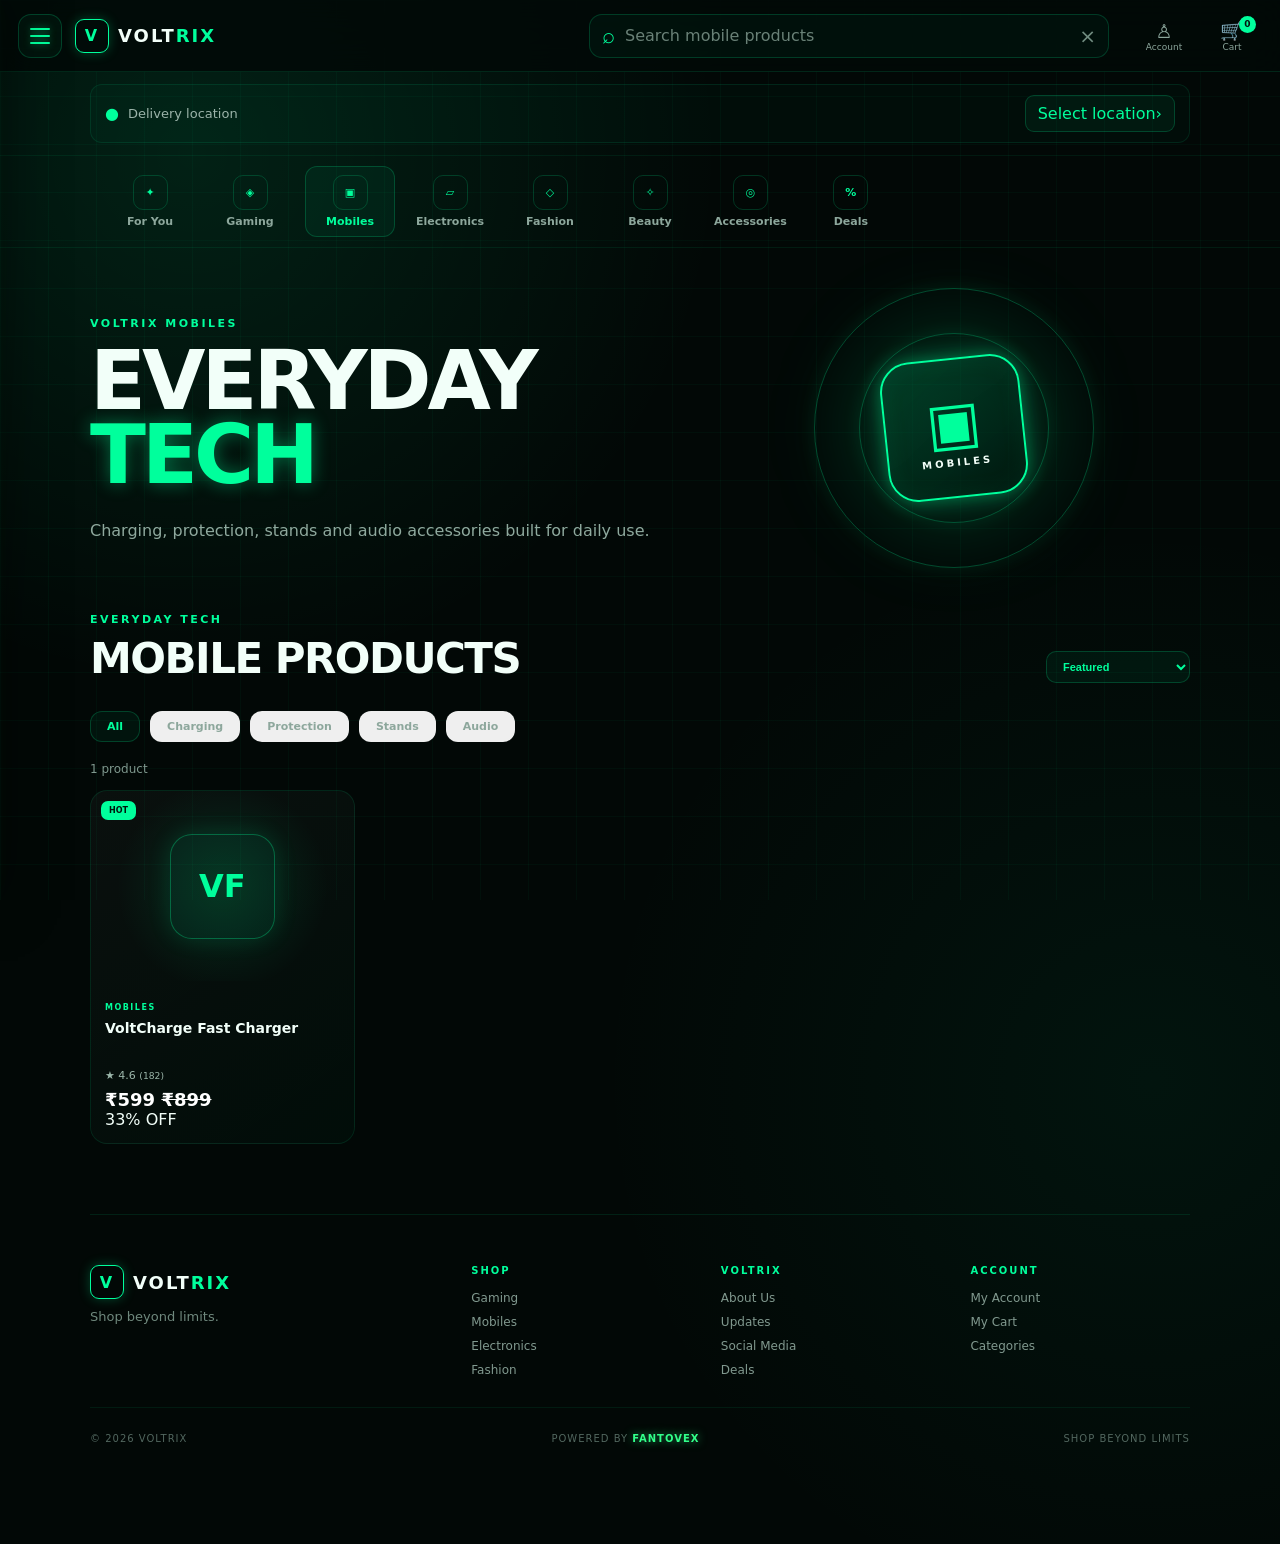
<file: mobiles.html>
<!DOCTYPE html>
<html lang="en">
<head>
  <meta charset="UTF-8">

  <meta
    name="viewport"
    content="width=device-width, initial-scale=1.0, maximum-scale=1.0, user-scalable=no"
  >

  <meta name="theme-color" content="#07100b">

  <meta
    name="description"
    content="VOLTRIX Mobiles — charging, protection, stands and audio accessories for your phone."
  >

  <title>Mobiles — VOLTRIX</title>

  <link rel="stylesheet" href="shop.css">
</head>


<body>

  <div class="page-loader" id="pageLoader" aria-hidden="true">
    <div class="loader-logo">V</div>
    <div class="loader-name">VOLT<span>RIX</span></div>
    <div class="loader-line"><span></span></div>
  </div>


  <div class="nav-overlay" id="navOverlay"></div>


  <aside class="side-nav" id="sideNav" aria-hidden="true">

    <div class="side-nav-head">
      <a href="index.html" class="side-logo">
        <span class="side-logo-mark">V</span>
        <span>VOLT<span>RIX</span></span>
      </a>
      <button type="button" class="close-nav" id="closeNav" aria-label="Close navigation">×</button>
    </div>

    <div class="nav-scroll">

      <p class="nav-label">EXPLORE</p>

      <a href="index.html" class="nav-link">
        <span class="nav-icon">⌂</span><span>Home</span>
      </a>

      <a href="gaming.html" class="nav-link">
        <span class="nav-icon">◈</span><span>Gaming Products</span>
      </a>

      <a href="mobiles.html" class="nav-link active">
        <span class="nav-icon">▣</span><span>Mobile Products</span>
      </a>

      <a href="fashion.html" class="nav-link">
        <span class="nav-icon">◇</span><span>Printed T-Shirts</span>
      </a>

      <a href="electronics.html" class="nav-link">
        <span class="nav-icon">▱</span><span>Electronics</span>
      </a>

      <a href="deals.html" class="nav-link">
        <span class="nav-icon">%</span><span>Exclusive Deals</span>
      </a>

      <div class="nav-divider"></div>

      <p class="nav-label">VOLTRIX</p>

      <a href="index.html#about" class="nav-link">
        <span class="nav-icon">i</span><span>About Us</span>
      </a>

      <a href="index.html#fantovex" class="nav-link">
        <span class="nav-icon">↻</span><span>Updates</span>
      </a>

      <a href="javascript:void(0)" class="nav-link" id="rateUsLink">
        <span class="nav-icon">★</span><span>Rate Us</span>
      </a>

      <a href="index.html#contact" class="nav-link">
        <span class="nav-icon">◎</span><span>Join Social Media</span>
      </a>

      <a href="https://fantovexhq.github.io/Fantovex-Esports/" class="nav-link" target="_blank" rel="noopener">
        <span class="nav-icon">↗</span><span>Join Fantovex</span>
      </a>

      <div class="nav-divider"></div>

      <p class="nav-label">ACCOUNT</p>

      <a href="account.html" class="nav-link">
        <span class="nav-icon">○</span><span>My Account</span>
      </a>

      <a href="cart.html" class="nav-link">
        <span class="nav-icon">🛒</span><span>My Cart</span>
        <b class="nav-cart-count" id="navCartCount">0</b>
      </a>

    </div>

    <div class="side-nav-footer">
      <div class="nav-status-dot"></div>
      <span>VOLTRIX is online</span>
    </div>

  </aside>


  <header class="main-header">

    <div class="header-left">

      <button type="button" class="menu-button" id="menuButton" aria-label="Open navigation" aria-expanded="false">
        <span></span><span></span><span></span>
      </button>

      <a href="index.html" class="brand" aria-label="VOLTRIX Home">
        <span class="brand-mark">V</span>
        <span class="brand-name">VOLT<span>RIX</span></span>
      </a>

    </div>

    <form class="desktop-search" id="desktopSearchForm" autocomplete="off">
      <span class="search-symbol">⌕</span>
      <input type="search" id="desktopSearch" placeholder="Search mobile products" aria-label="Search products">
      <button type="button" id="desktopSearchClear" class="search-clear" aria-label="Clear search">×</button>
    </form>

    <div class="header-actions">

      <a href="account.html" class="header-action" aria-label="Account">
        <span>♙</span><small>Account</small>
      </a>

      <a href="cart.html" class="header-action cart-action" aria-label="Cart">
        <span>🛒</span><small>Cart</small>
        <b class="header-cart-count" id="headerCartCount">0</b>
      </a>

    </div>

  </header>


  <section class="mobile-search-area">
    <form class="mobile-search" id="mobileSearchForm" autocomplete="off">
      <span>⌕</span>
      <input type="search" id="mobileSearch" placeholder="Search mobile products" aria-label="Search products">
      <button type="submit" aria-label="Search">→</button>
    </form>
  </section>


  <section class="location-bar">
    <div class="location-inner">
      <span class="location-icon">●</span>
      <span class="location-text">Delivery location</span>
      <button type="button" id="locationButton">Select location<span>›</span></button>
    </div>
  </section>


  <section class="category-strip">
    <div class="category-scroll">

      <a href="index.html" class="quick-category">
        <div class="quick-category-icon">✦</div><span>For You</span>
      </a>

      <a href="gaming.html" class="quick-category">
        <div class="quick-category-icon">◈</div><span>Gaming</span>
      </a>

      <a href="mobiles.html" class="quick-category active">
        <div class="quick-category-icon">▣</div><span>Mobiles</span>
      </a>

      <a href="electronics.html" class="quick-category">
        <div class="quick-category-icon">▱</div><span>Electronics</span>
      </a>

      <a href="fashion.html" class="quick-category">
        <div class="quick-category-icon">◇</div><span>Fashion</span>
      </a>

      <a href="beauty.html" class="quick-category">
        <div class="quick-category-icon">✧</div><span>Beauty</span>
      </a>

      <a href="accessories.html" class="quick-category">
        <div class="quick-category-icon">◎</div><span>Accessories</span>
      </a>

      <a href="deals.html" class="quick-category">
        <div class="quick-category-icon">%</div><span>Deals</span>
      </a>

    </div>
  </section>


  <main>

    <!-- MOBILES HERO -->
    <section class="hero-section" style="min-height: 320px;">
      <div class="hero-content">
        <div class="hero-copy">
          <span class="hero-eyebrow">VOLTRIX MOBILES</span>
          <h1 class="gaming-title">EVERYDAY <span>TECH</span></h1>
          <p>Charging, protection, stands and audio accessories built for daily use.</p>
        </div>

        <div class="hero-visual">
          <div class="hero-glow"></div>
          <div class="hero-ring ring-one"></div>
          <div class="hero-ring ring-two"></div>
          <div class="hero-product">
            <div class="hero-product-v">▣</div>
            <span>MOBILES</span>
          </div>
        </div>
      </div>
    </section>


    <!-- FILTER / SORT -->
    <section class="section" style="padding-top: 0;">

      <div class="section-heading">
        <div>
          <span class="section-kicker gaming-kicker"><span class="pulse-dot"></span> EVERYDAY TECH</span>
          <h2 class="gaming-title">MOBILE <span>PRODUCTS</span></h2>
        </div>

        <select id="sortSelect" class="quick-category active" style="min-width:auto; padding:8px 12px; flex-direction:row; gap:6px; background:rgba(0,255,156,.05); color:#00ff9c; border:1px solid rgba(0,255,156,.2); border-radius:10px; cursor:pointer;">
          <option value="featured">Featured</option>
          <option value="price-low">Price: Low → High</option>
          <option value="price-high">Price: High → Low</option>
          <option value="rating">Top Rated</option>
        </select>
      </div>

      <div style="display:flex; gap:10px; flex-wrap:wrap; margin-bottom: 20px;">
        <button type="button" class="quick-category active" data-filter="all" style="min-width:auto; padding:8px 16px; flex-direction:row; gap:6px;">All</button>
        <button type="button" class="quick-category" data-filter="charging" style="min-width:auto; padding:8px 16px; flex-direction:row; gap:6px;">Charging</button>
        <button type="button" class="quick-category" data-filter="protection" style="min-width:auto; padding:8px 16px; flex-direction:row; gap:6px;">Protection</button>
        <button type="button" class="quick-category" data-filter="stands" style="min-width:auto; padding:8px 16px; flex-direction:row; gap:6px;">Stands</button>
        <button type="button" class="quick-category" data-filter="audio" style="min-width:auto; padding:8px 16px; flex-direction:row; gap:6px;">Audio</button>
      </div>

      <p id="resultCount" style="color:#7f988e; font-size:12px; margin-bottom:14px;"></p>

      <!-- Mobiles product grid — populated by script.js below -->
      <div class="product-grid" id="mobilesGrid"></div>

    </section>

  </main>


  <footer class="site-footer">

    <div class="footer-brand">
      <a href="index.html" class="brand footer-logo">
        <span class="brand-mark">V</span>
        <span class="brand-name">VOLT<span>RIX</span></span>
      </a>
      <p>Shop beyond limits.</p>
    </div>

    <div class="footer-column">
      <h3>SHOP</h3>
      <a href="gaming.html">Gaming</a>
      <a href="mobiles.html">Mobiles</a>
      <a href="electronics.html">Electronics</a>
      <a href="fashion.html">Fashion</a>
    </div>

    <div class="footer-column">
      <h3>VOLTRIX</h3>
      <a href="index.html#about">About Us</a>
      <a href="index.html#fantovex">Updates</a>
      <a href="index.html#contact">Social Media</a>
      <a href="deals.html">Deals</a>
    </div>

    <div class="footer-column">
      <h3>ACCOUNT</h3>
      <a href="account.html">My Account</a>
      <a href="cart.html">My Cart</a>
      <a href="categories.html">Categories</a>
    </div>

    <div class="footer-bottom">
      <span>© 2026 VOLTRIX</span>
      <a class="powered-fx" href="https://fantovexhq.github.io/" target="_blank" rel="noopener">POWERED BY <b>FANTOVEX</b></a>
      <span>SHOP BEYOND LIMITS</span>
    </div>

  </footer>


  <nav class="bottom-nav">
    <a href="index.html" class="bottom-nav-item">
      <span class="bottom-icon">⌂</span><span>Home</span>
    </a>
    <a href="categories.html" class="bottom-nav-item">
      <span class="bottom-icon">▦</span><span>Categories</span>
    </a>
    <a href="account.html" class="bottom-nav-item">
      <span class="bottom-icon">♙</span><span>Account</span>
    </a>
    <a href="cart.html" class="bottom-nav-item bottom-cart">
      <span class="bottom-icon">🛒<b id="bottomCartCount">0</b></span><span>Cart</span>
    </a>
  </nav>


  <div class="modal" id="locationModal" aria-hidden="true">
    <div class="modal-box">
      <button type="button" class="modal-close" data-close-modal>×</button>
      <span class="modal-kicker">DELIVERY</span>
      <h2>Where should we deliver?</h2>
      <p>Enter your pincode to check delivery availability.</p>
      <form id="locationForm">
        <input type="text" id="locationPincode" inputmode="numeric" maxlength="6" placeholder="Enter 6-digit pincode" required>
        <button type="submit" class="primary-button">CHECK DELIVERY</button>
      </form>
      <div class="modal-message" id="locationMessage"></div>
    </div>
  </div>


  <div class="toast" id="toast" role="status" aria-live="polite"></div>


  <script src="shop.js"></script>

  <!-- PAGE-SPECIFIC: render, filter and sort the mobiles grid -->
  <script>
    document.addEventListener("DOMContentLoaded", () => {

      const grid = document.getElementById("mobilesGrid");
      const resultCount = document.getElementById("resultCount");
      const sortSelect = document.getElementById("sortSelect");

      if (!grid || !window.VOLTRIX) return;

      // NOTE: sub-category tags (charging/protection/stands/audio) aren't
      // in the shared product database yet — every filter shows all
      // Mobiles products until sub-categories are added to VOLTRIX_PRODUCTS.
      function getMobileProducts() {
        return window.VOLTRIX.products.filter(p => p.category === "Mobiles");
      }

      function sortProducts(products, mode) {
        const list = [...products];
        if (mode === "price-low") list.sort((a, b) => a.price - b.price);
        if (mode === "price-high") list.sort((a, b) => b.price - a.price);
        if (mode === "rating") list.sort((a, b) => b.rating - a.rating);
        return list;
      }

      function createCard(product) {
        const discount = product.oldPrice
          ? Math.round((1 - product.price / product.oldPrice) * 100)
          : 0;

        const placeholder = product.name
          .split(" ")
          .map(w => w.charAt(0))
          .slice(0, 2)
          .join("");

        return `
          <a href="product.html?id=${product.id}" class="product-card" data-product-id="${product.id}">
            <div class="product-image">
              ${product.badge ? `<span class="product-badge">${product.badge}</span>` : ""}
              <div class="product-placeholder">${placeholder}</div>
            </div>
            <div class="product-info">
              <span class="product-category">${product.category.toUpperCase()}</span>
              <h3>${product.name}</h3>
              <div class="product-rating">★ ${product.rating} <small>(${product.reviews})</small></div>
              <div class="product-price">
                ₹${product.price.toLocaleString("en-IN")}
                ${product.oldPrice ? `<del>₹${product.oldPrice.toLocaleString("en-IN")}</del>` : ""}
              </div>
              ${discount > 0 ? `<span class="product-discount">${discount}% OFF</span>` : ""}
            </div>
          </a>
        `;
      }

      function render() {
        let products = getMobileProducts();
        products = sortProducts(products, sortSelect ? sortSelect.value : "featured");

        grid.innerHTML = products.map(createCard).join("");

        if (resultCount) {
          resultCount.textContent = `${products.length} product${products.length === 1 ? "" : "s"}`;
        }

        if (products.length === 0) {
          grid.innerHTML = `<p style="color:#7f988e; grid-column: 1 / -1;">No mobile products yet — check back soon.</p>`;
        }
      }

      document.querySelectorAll("[data-filter]").forEach(button => {
        button.addEventListener("click", () => {
          document.querySelectorAll("[data-filter]").forEach(b => b.classList.remove("active"));
          button.classList.add("active");
          render();
        });
      });

      if (sortSelect) {
        sortSelect.addEventListener("change", render);
      }

      render();

    });
  </script>

</body>
</html>
</file>
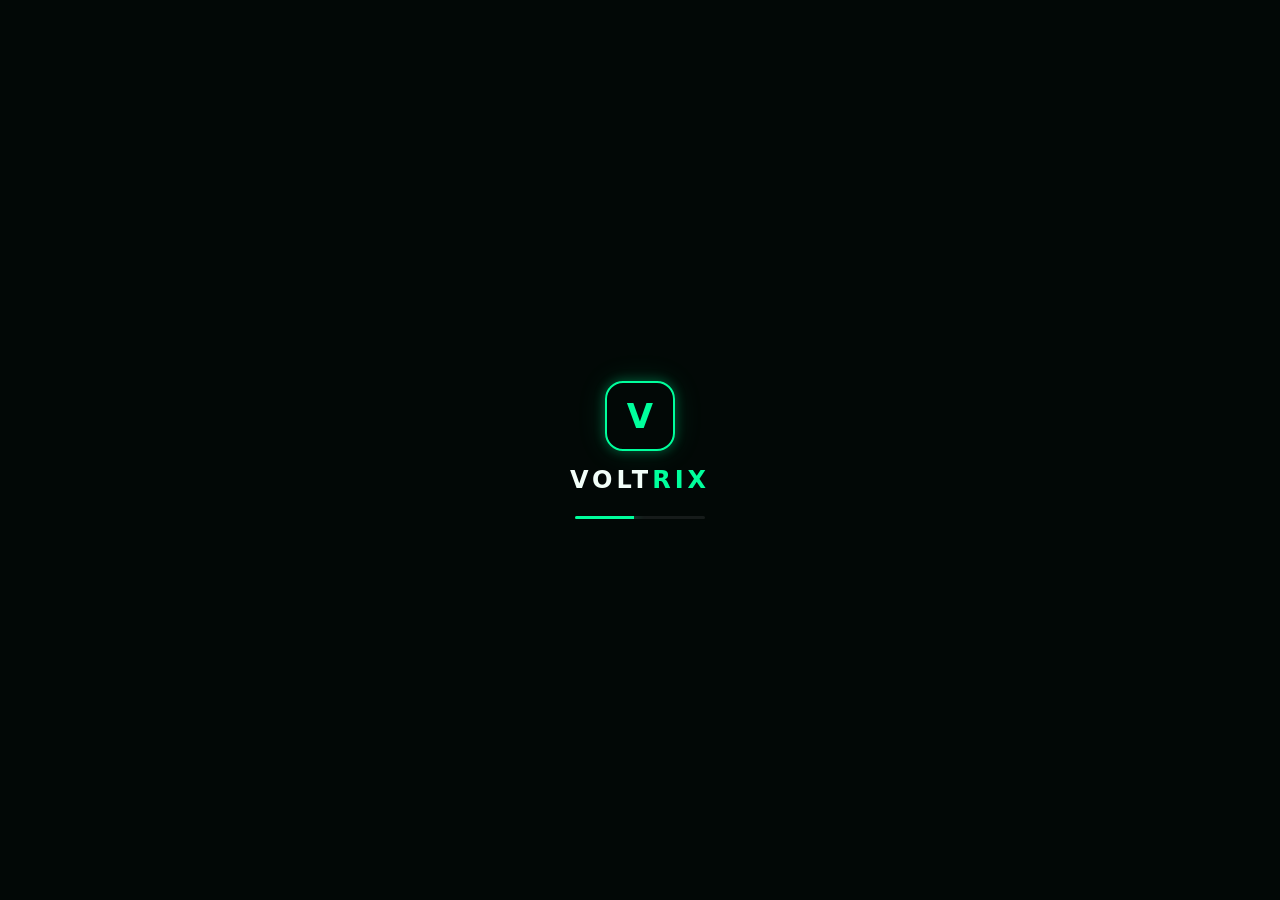
<file: product.html>
<!DOCTYPE html>
<html lang="en">
<head>
  <meta charset="UTF-8">
  <meta name="viewport" content="width=device-width, initial-scale=1.0, maximum-scale=1.0, user-scalable=no">
  <meta name="theme-color" content="#07100b">
  <meta name="description" content="VOLTRIX product details.">
  <title id="pageTitle">Product — VOLTRIX</title>
  <link rel="stylesheet" href="shop.css">

  <style>
    .product-detail {
      display: grid;
      grid-template-columns: 1fr 1fr;
      gap: 40px;
      width: min(1100px, calc(100% - 30px));
      margin: 40px auto 70px;
    }

    .product-detail-image {
      height: 420px;
      display: grid;
      place-items: center;
      border: 1px solid rgba(0,255,156,.12);
      border-radius: 20px;
      background: radial-gradient(circle, rgba(0,255,156,.13), transparent 65%);
    }

    .product-detail-placeholder {
      width: 180px;
      height: 180px;
      display: grid;
      place-items: center;
      border: 1px solid rgba(0,255,156,.3);
      border-radius: 32px;
      color: var(--emerald);
      background: rgba(0,255,156,.055);
      font-size: 54px;
      font-weight: 900;
      box-shadow: 0 0 35px rgba(0,255,156,.15);
    }

    .product-detail-info .product-category { font-size: 10px; }

    .product-detail-info h1 {
      margin-top: 8px;
      font-size: clamp(24px, 4vw, 36px);
      letter-spacing: -1px;
      line-height: 1.15;
    }

    .product-detail-rating {
      margin-top: 10px;
      color: #9cb7ab;
      font-size: 13px;
    }

    .product-detail-price-row {
      margin-top: 18px;
      display: flex;
      align-items: baseline;
      gap: 12px;
    }

    .product-detail-price {
      color: white;
      font-size: 32px;
      font-weight: 900;
    }

    .product-detail-price-row del {
      color: #63796f;
      font-size: 16px;
    }

    .product-detail-discount {
      display: inline-block;
      margin-top: 8px;
      padding: 4px 10px;
      border-radius: 8px;
      background: rgba(0,255,156,.1);
      color: var(--emerald);
      font-size: 11px;
      font-weight: 900;
    }

    .product-detail-desc {
      margin-top: 20px;
      color: #9cb7ab;
      font-size: 14px;
      line-height: 1.7;
    }

    .qty-row {
      margin-top: 24px;
      display: flex;
      align-items: center;
      gap: 14px;
    }

    .qty-control {
      display: flex;
      align-items: center;
      border: 1px solid rgba(0,255,156,.2);
      border-radius: 12px;
      overflow: hidden;
    }

    .qty-control button {
      width: 42px;
      height: 42px;
      border: 0;
      background: rgba(0,255,156,.05);
      color: var(--emerald);
      font-size: 18px;
      font-weight: 900;
    }

    .qty-control span {
      min-width: 40px;
      text-align: center;
      font-weight: 900;
    }

    .product-detail-buttons {
      margin-top: 26px;
      display: flex;
      gap: 12px;
      flex-wrap: wrap;
    }

    .buy-now-button {
      min-height: 48px;
      display: inline-flex;
      align-items: center;
      justify-content: center;
      gap: 10px;
      padding: 0 22px;
      border-radius: 13px;
      font-size: 12px;
      font-weight: 900;
      letter-spacing: .8px;
      color: var(--emerald);
      border: 1px solid rgba(0,255,156,.3);
      background: rgba(0,255,156,.045);
      transition: .25s ease;
    }

    .buy-now-button:hover {
      background: rgba(0,255,156,.1);
      border-color: var(--emerald);
      box-shadow: var(--glow);
    }

    .product-detail-meta {
      margin-top: 30px;
      padding-top: 20px;
      border-top: 1px solid rgba(0,255,156,.1);
      display: grid;
      gap: 8px;
      color: #7f988e;
      font-size: 12px;
    }

    .not-found {
      width: min(600px, calc(100% - 30px));
      margin: 100px auto;
      text-align: center;
      color: #9cb7ab;
    }

    .not-found h2 { color: white; margin-bottom: 12px; }

    @media (max-width: 850px) {
      .product-detail { grid-template-columns: 1fr; }
      .product-detail-image { height: 280px; }
    }
  </style>
</head>


<body>

  <div class="page-loader" id="pageLoader" aria-hidden="true">
    <div class="loader-logo">V</div>
    <div class="loader-name">VOLT<span>RIX</span></div>
    <div class="loader-line"><span></span></div>
  </div>


  <div class="nav-overlay" id="navOverlay"></div>


  <aside class="side-nav" id="sideNav" aria-hidden="true">

    <div class="side-nav-head">
      <a href="index.html" class="side-logo">
        <span class="side-logo-mark">V</span>
        <span>VOLT<span>RIX</span></span>
      </a>
      <button type="button" class="close-nav" id="closeNav" aria-label="Close navigation">×</button>
    </div>

    <div class="nav-scroll">
      <p class="nav-label">EXPLORE</p>
      <a href="index.html" class="nav-link"><span class="nav-icon">⌂</span><span>Home</span></a>
      <a href="gaming.html" class="nav-link"><span class="nav-icon">◈</span><span>Gaming Products</span></a>
      <a href="mobiles.html" class="nav-link"><span class="nav-icon">▣</span><span>Mobile Products</span></a>
      <a href="fashion.html" class="nav-link"><span class="nav-icon">◇</span><span>Printed T-Shirts</span></a>
      <a href="electronics.html" class="nav-link"><span class="nav-icon">▱</span><span>Electronics</span></a>
      <a href="deals.html" class="nav-link"><span class="nav-icon">%</span><span>Exclusive Deals</span></a>
      <div class="nav-divider"></div>
      <p class="nav-label">VOLTRIX</p>
      <a href="index.html#about" class="nav-link"><span class="nav-icon">i</span><span>About Us</span></a>
      <a href="index.html#fantovex" class="nav-link"><span class="nav-icon">↻</span><span>Updates</span></a>
      <a href="javascript:void(0)" class="nav-link" id="rateUsLink"><span class="nav-icon">★</span><span>Rate Us</span></a>
      <a href="index.html#contact" class="nav-link"><span class="nav-icon">◎</span><span>Join Social Media</span></a>
      <a href="https://fantovexhq.github.io/Fantovex-Esports/" class="nav-link" target="_blank" rel="noopener"><span class="nav-icon">↗</span><span>Join Fantovex</span></a>
      <div class="nav-divider"></div>
      <p class="nav-label">ACCOUNT</p>
      <a href="account.html" class="nav-link"><span class="nav-icon">○</span><span>My Account</span></a>
      <a href="cart.html" class="nav-link"><span class="nav-icon">🛒</span><span>My Cart</span><b class="nav-cart-count" id="navCartCount">0</b></a>
    </div>

    <div class="side-nav-footer">
      <div class="nav-status-dot"></div>
      <span>VOLTRIX is online</span>
    </div>

  </aside>


  <header class="main-header">
    <div class="header-left">
      <button type="button" class="menu-button" id="menuButton" aria-label="Open navigation" aria-expanded="false">
        <span></span><span></span><span></span>
      </button>
      <a href="index.html" class="brand" aria-label="VOLTRIX Home">
        <span class="brand-mark">V</span>
        <span class="brand-name">VOLT<span>RIX</span></span>
      </a>
    </div>

    <form class="desktop-search" id="desktopSearchForm" autocomplete="off">
      <span class="search-symbol">⌕</span>
      <input type="search" id="desktopSearch" placeholder="Search products" aria-label="Search products">
      <button type="button" id="desktopSearchClear" class="search-clear" aria-label="Clear search">×</button>
    </form>

    <div class="header-actions">
      <a href="account.html" class="header-action" aria-label="Account"><span>♙</span><small>Account</small></a>
      <a href="cart.html" class="header-action cart-action" aria-label="Cart">
        <span>🛒</span><small>Cart</small>
        <b class="header-cart-count" id="headerCartCount">0</b>
      </a>
    </div>
  </header>


  <section class="mobile-search-area">
    <form class="mobile-search" id="mobileSearchForm" autocomplete="off">
      <span>⌕</span>
      <input type="search" id="mobileSearch" placeholder="Search products" aria-label="Search products">
      <button type="submit" aria-label="Search">→</button>
    </form>
  </section>


  <main>

    <!-- Rendered by inline script below -->
    <div id="productDetailContainer"></div>

  </main>


  <footer class="site-footer">
    <div class="footer-brand">
      <a href="index.html" class="brand footer-logo">
        <span class="brand-mark">V</span>
        <span class="brand-name">VOLT<span>RIX</span></span>
      </a>
      <p>Shop beyond limits.</p>
    </div>
    <div class="footer-column">
      <h3>SHOP</h3>
      <a href="gaming.html">Gaming</a><a href="mobiles.html">Mobiles</a>
      <a href="electronics.html">Electronics</a><a href="fashion.html">Fashion</a>
    </div>
    <div class="footer-column">
      <h3>VOLTRIX</h3>
      <a href="index.html#about">About Us</a><a href="index.html#fantovex">Updates</a>
      <a href="index.html#contact">Social Media</a><a href="deals.html">Deals</a>
    </div>
    <div class="footer-column">
      <h3>ACCOUNT</h3>
      <a href="account.html">My Account</a><a href="cart.html">My Cart</a>
      <a href="categories.html">Categories</a>
    </div>
    <div class="footer-bottom">
      <span>© 2026 VOLTRIX</span>
      <a class="powered-fx" href="https://fantovexhq.github.io/" target="_blank" rel="noopener">POWERED BY <b>FANTOVEX</b></a>
      <span>SHOP BEYOND LIMITS</span>
    </div>
  </footer>


  <nav class="bottom-nav">
    <a href="index.html" class="bottom-nav-item"><span class="bottom-icon">⌂</span><span>Home</span></a>
    <a href="categories.html" class="bottom-nav-item"><span class="bottom-icon">▦</span><span>Categories</span></a>
    <a href="account.html" class="bottom-nav-item"><span class="bottom-icon">♙</span><span>Account</span></a>
    <a href="cart.html" class="bottom-nav-item bottom-cart"><span class="bottom-icon">🛒<b id="bottomCartCount">0</b></span><span>Cart</span></a>
  </nav>


  <div class="toast" id="toast" role="status" aria-live="polite"></div>


  <script src="shop.js"></script>

  <!-- PAGE-SPECIFIC: read ?id= from the URL and render that product -->
  <script>
    document.addEventListener("DOMContentLoaded", () => {

      const container = document.getElementById("productDetailContainer");
      if (!container || !window.VOLTRIX) return;

      const params = new URLSearchParams(window.location.search);
      const id = Number(params.get("id"));
      const product = window.VOLTRIX.getProduct(id);

      if (!product) {
        container.innerHTML = `
          <div class="not-found">
            <h2>Product not found</h2>
            <p>This product may have been removed or the link is incorrect.</p>
            <br>
            <a href="index.html" class="primary-button">BACK TO HOME →</a>
          </div>
        `;
        return;
      }

      document.getElementById("pageTitle").textContent = `${product.name} — VOLTRIX`;

      const discount = product.oldPrice
        ? Math.round((1 - product.price / product.oldPrice) * 100)
        : 0;

      const placeholder = product.name
        .split(" ")
        .map(w => w.charAt(0))
        .slice(0, 2)
        .join("");

      let quantity = 1;

      function render() {
        container.innerHTML = `
          <div class="product-detail">

            <div class="product-detail-image">
              <div class="product-detail-placeholder">${placeholder}</div>
            </div>

            <div class="product-detail-info">
              <span class="product-category">${product.category.toUpperCase()}</span>
              <h1>${product.name}</h1>
              <div class="product-detail-rating">★ ${product.rating} <small>(${product.reviews} reviews)</small></div>

              <div class="product-detail-price-row">
                <span class="product-detail-price">₹${product.price.toLocaleString("en-IN")}</span>
                ${product.oldPrice ? `<del>₹${product.oldPrice.toLocaleString("en-IN")}</del>` : ""}
              </div>

              ${discount > 0 ? `<span class="product-detail-discount">${discount}% OFF</span>` : ""}

              <p class="product-detail-desc">${product.description}</p>

              <div class="qty-row">
                <span style="color:#9cb7ab; font-size:13px;">Quantity</span>
                <div class="qty-control">
                  <button type="button" id="qtyMinus" aria-label="Decrease quantity">−</button>
                  <span id="qtyValue">${quantity}</span>
                  <button type="button" id="qtyPlus" aria-label="Increase quantity">+</button>
                </div>
              </div>

              <div class="product-detail-buttons">
                <button type="button" class="primary-button" id="addToCartBtn">ADD TO CART</button>
                <button type="button" class="buy-now-button" id="buyNowBtn">BUY NOW</button>
              </div>

              <div class="product-detail-meta">
                <span>${product.stock ? "✓ In stock, ready to ship" : "✕ Currently out of stock"}</span>
                <span>Free delivery on eligible orders</span>
                <span>Easy 7-day returns</span>
              </div>

            </div>

          </div>
        `;

        document.getElementById("qtyMinus").addEventListener("click", () => {
          if (quantity > 1) quantity -= 1;
          document.getElementById("qtyValue").textContent = quantity;
        });

        document.getElementById("qtyPlus").addEventListener("click", () => {
          quantity += 1;
          document.getElementById("qtyValue").textContent = quantity;
        });

        document.getElementById("addToCartBtn").addEventListener("click", () => {
          const cart = window.VOLTRIX.getCart();
          const existing = cart.find(item => item.id === product.id);

          if (existing) {
            existing.quantity += quantity;
          } else {
            cart.push({ id: product.id, quantity });
          }

          window.VOLTRIX.saveCart(cart);
          window.VOLTRIX.updateCartCounters();
          window.VOLTRIX.showToast(`${product.name} added to cart`);
        });

        document.getElementById("buyNowBtn").addEventListener("click", () => {
          const cart = window.VOLTRIX.getCart();
          const existing = cart.find(item => item.id === product.id);

          if (existing) {
            existing.quantity += quantity;
          } else {
            cart.push({ id: product.id, quantity });
          }

          window.VOLTRIX.saveCart(cart);
          window.location.href = "cart.html";
        });
      }

      render();

    });
  </script>

</body>
</html>
</file>
<file: shop.css>
/* =========================================================
   VOLTRIX — PREMIUM EMERALD MARKETPLACE
   ========================================================= */

:root {
  --bg: #020806;
  --bg-2: #06120d;
  --panel: rgba(5, 18, 13, 0.92);
  --panel-2: rgba(8, 28, 20, 0.96);

  --emerald: #00ff9c;
  --emerald-2: #00d982;
  --emerald-dark: #063c2a;

  --text: #f2fff9;
  --muted: #8ca99e;
  --border: rgba(0, 255, 156, 0.16);

  --glow:
    0 0 12px rgba(0,255,156,.32),
    0 0 30px rgba(0,255,156,.12);

  --radius: 18px;
  --nav-width: 300px;

  font-family:
    Inter,
    system-ui,
    -apple-system,
    BlinkMacSystemFont,
    "Segoe UI",
    sans-serif;
}


/* =========================================================
   RESET
   ========================================================= */

* {
  box-sizing: border-box;
  margin: 0;
  padding: 0;
}

html {
  scroll-behavior: smooth;
}

body {
  min-height: 100vh;
  background:
    radial-gradient(
      circle at 15% 10%,
      rgba(0,255,156,.10),
      transparent 30%
    ),
    radial-gradient(
      circle at 90% 70%,
      rgba(0,180,120,.07),
      transparent 35%
    ),
    var(--bg);

  color: var(--text);
  overflow-x: hidden;
}

body.nav-open {
  overflow: hidden;
}

a {
  color: inherit;
  text-decoration: none;
}

button,
input {
  font: inherit;
}

button {
  cursor: pointer;
}


/* =========================================================
   BACKGROUND GRID
   ========================================================= */

body::before {
  content: "";
  position: fixed;
  inset: 0;

  background-image:
    linear-gradient(
      rgba(0,255,156,.035) 1px,
      transparent 1px
    ),
    linear-gradient(
      90deg,
      rgba(0,255,156,.035) 1px,
      transparent 1px
    );

  background-size: 48px 48px;

  pointer-events: none;
  z-index: -2;
}


/* =========================================================
   LOADER
   ========================================================= */

.page-loader {
  position: fixed;
  inset: 0;
  z-index: 9999;

  display: flex;
  flex-direction: column;
  align-items: center;
  justify-content: center;

  background: #020806;

  transition:
    opacity .5s ease,
    visibility .5s ease;
}

.page-loader.hide {
  opacity: 0;
  visibility: hidden;
}

.loader-logo {
  width: 70px;
  height: 70px;

  display: grid;
  place-items: center;

  border: 2px solid var(--emerald);
  border-radius: 18px;

  color: var(--emerald);
  font-size: 34px;
  font-weight: 900;

  box-shadow: var(--glow);

  animation: loaderPulse 1.4s infinite alternate;
}

.loader-name {
  margin-top: 15px;

  font-size: 24px;
  font-weight: 800;
  letter-spacing: 4px;
}

.loader-name span,
.brand-name span {
  color: var(--emerald);
}

.loader-line {
  width: 130px;
  height: 3px;

  margin-top: 22px;

  background: rgba(255,255,255,.08);
  overflow: hidden;
  border-radius: 10px;
}

.loader-line span {
  display: block;
  width: 45%;
  height: 100%;

  background: var(--emerald);
  box-shadow: 0 0 12px var(--emerald);

  animation: loaderLine 1.1s infinite;
}

@keyframes loaderPulse {
  from {
    box-shadow: 0 0 8px rgba(0,255,156,.2);
  }

  to {
    box-shadow:
      0 0 18px rgba(0,255,156,.7),
      0 0 45px rgba(0,255,156,.2);
  }
}

@keyframes loaderLine {
  from {
    transform: translateX(-130%);
  }

  to {
    transform: translateX(300%);
  }
}


/* =========================================================
   SIDE NAVIGATION OVERLAY
   ========================================================= */

.nav-overlay {
  position: fixed;
  inset: 0;

  background: rgba(0,0,0,.68);
  backdrop-filter: blur(5px);

  opacity: 0;
  visibility: hidden;

  transition:
    opacity .3s ease,
    visibility .3s ease;

  z-index: 900;
}

.nav-overlay.open {
  opacity: 1;
  visibility: visible;
}


/* =========================================================
   SIDE NAVIGATION
   ========================================================= */

.side-nav {
  position: fixed;

  top: 0;
  left: 0;

  width: var(--nav-width);
  height: 100vh;

  z-index: 1000;

  display: flex;
  flex-direction: column;

  padding: 22px 16px 16px;

  background:
    linear-gradient(
      145deg,
      rgba(4,28,19,.98),
      rgba(1,10,7,.99)
    );

  border-right: 1px solid rgba(0,255,156,.22);

  box-shadow:
    15px 0 50px rgba(0,0,0,.5),
    4px 0 25px rgba(0,255,156,.08);

  transform: translateX(-105%);

  transition:
    transform .38s cubic-bezier(.22,.8,.25,1);

  overflow: hidden;
}

.side-nav.open {
  transform: translateX(0);
}


/* Emerald edge */

.side-nav::after {
  content: "";

  position: absolute;
  right: 0;
  top: 12%;
  bottom: 12%;

  width: 2px;

  background: var(--emerald);

  box-shadow:
    0 0 12px var(--emerald),
    0 0 30px rgba(0,255,156,.5);

  opacity: .8;
}


/* =========================================================
   NAV HEADER
   ========================================================= */

.side-nav-head {
  display: flex;
  align-items: center;
  justify-content: space-between;

  padding: 5px 4px 22px;

  border-bottom: 1px solid var(--border);
}

.side-logo {
  display: flex;
  align-items: center;
  gap: 11px;

  font-size: 20px;
  font-weight: 900;
  letter-spacing: 2px;
}

.side-logo span span {
  color: var(--emerald);
}

.side-logo-mark {
  width: 43px;
  height: 43px;

  display: grid;
  place-items: center;

  border: 2px solid var(--emerald);
  border-radius: 12px;

  color: var(--emerald);
  font-weight: 900;

  box-shadow:
    0 0 12px rgba(0,255,156,.35),
    inset 0 0 12px rgba(0,255,156,.08);
}

.close-nav {
  width: 42px;
  height: 42px;

  border: 1px solid rgba(0,255,156,.25);
  border-radius: 12px;

  background: rgba(0,255,156,.06);

  color: white;
  font-size: 28px;

  transition: .25s ease;
}

.close-nav:hover {
  color: var(--emerald);
  border-color: var(--emerald);
  box-shadow: var(--glow);
  transform: rotate(90deg);
}


/* =========================================================
   NAV SCROLL
   ========================================================= */

.nav-scroll {
  flex: 1;

  overflow-y: auto;
  overflow-x: hidden;

  padding: 24px 2px;
}

.nav-scroll::-webkit-scrollbar {
  width: 4px;
}

.nav-scroll::-webkit-scrollbar-thumb {
  background: var(--emerald);
  border-radius: 10px;
}


/* =========================================================
   NAV LABEL
   ========================================================= */

.nav-label {
  margin: 4px 8px 10px;

  color: var(--emerald);

  font-size: 11px;
  font-weight: 900;

  letter-spacing: 2.5px;
}


/* =========================================================
   POLISHED NAV BUTTONS
   ========================================================= */

.nav-link {
  position: relative;

  display: flex;
  align-items: center;

  min-height: 54px;

  margin: 7px 0;
  padding: 10px 13px;

  gap: 12px;

  border: 1px solid transparent;
  border-radius: 14px;

  color: #b7cfc5;

  font-size: 14px;
  font-weight: 700;

  background: transparent;

  transition:
    transform .22s ease,
    background .22s ease,
    color .22s ease,
    border-color .22s ease,
    box-shadow .22s ease;
}

.nav-link:hover {
  transform: translateX(5px);

  color: white;

  background:
    linear-gradient(
      90deg,
      rgba(0,255,156,.14),
      rgba(0,255,156,.035)
    );

  border-color: rgba(0,255,156,.24);

  box-shadow:
    0 0 18px rgba(0,255,156,.09);
}

.nav-link.active {
  color: #00150d;

  background:
    linear-gradient(
      135deg,
      #00ff9c,
      #00d982
    );

  border-color: var(--emerald);

  box-shadow:
    0 0 15px rgba(0,255,156,.45),
    0 0 35px rgba(0,255,156,.13);

  transform: translateX(3px);
}

.nav-link.active .nav-icon {
  color: #00150d;
}

.nav-icon {
  width: 32px;
  height: 32px;

  flex: 0 0 32px;

  display: grid;
  place-items: center;

  border: 1px solid rgba(0,255,156,.18);
  border-radius: 10px;

  color: var(--emerald);

  background: rgba(0,255,156,.045);

  font-size: 15px;

  transition: .22s ease;
}

.nav-link:hover .nav-icon {
  background: rgba(0,255,156,.13);
  border-color: rgba(0,255,156,.5);
  box-shadow: 0 0 12px rgba(0,255,156,.18);
}

.nav-link span:nth-child(2) {
  flex: 1;
}

.nav-cart-count {
  min-width: 23px;
  height: 23px;

  display: grid;
  place-items: center;

  border-radius: 50%;

  color: #00150d;
  background: var(--emerald);

  font-size: 11px;
}


/* =========================================================
   DIVIDER
   ========================================================= */

.nav-divider {
  height: 1px;

  margin: 18px 5px;

  background:
    linear-gradient(
      90deg,
      transparent,
      rgba(0,255,156,.25),
      transparent
    );
}


/* =========================================================
   NAV FOOTER
   ========================================================= */

.side-nav-footer {
  display: flex;
  align-items: center;
  gap: 9px;

  padding: 14px 9px 4px;

  border-top: 1px solid var(--border);

  color: #75988b;

  font-size: 12px;
}

.nav-status-dot {
  width: 9px;
  height: 9px;

  border-radius: 50%;

  background: var(--emerald);

  box-shadow:
    0 0 8px var(--emerald),
    0 0 18px rgba(0,255,156,.5);
}


/* =========================================================
   HEADER
   ========================================================= */

.main-header {
  position: sticky;
  top: 0;
  z-index: 700;

  height: 72px;

  display: flex;
  align-items: center;

  padding: 0 18px;

  background:
    rgba(2,10,7,.88);

  backdrop-filter: blur(18px);

  border-bottom: 1px solid rgba(0,255,156,.12);
}

.header-left {
  display: flex;
  align-items: center;
  gap: 13px;
}

.menu-button {
  width: 44px;
  height: 44px;

  display: flex;
  flex-direction: column;
  justify-content: center;
  gap: 5px;

  padding: 11px;

  border: 1px solid rgba(0,255,156,.2);
  border-radius: 13px;

  background: rgba(0,255,156,.045);
}

.menu-button span {
  width: 100%;
  height: 2px;

  background: var(--emerald);

  border-radius: 10px;

  box-shadow: 0 0 7px rgba(0,255,156,.5);

  transition: .25s ease;
}

.menu-button:hover {
  border-color: var(--emerald);
  box-shadow: var(--glow);
}

.brand {
  display: flex;
  align-items: center;
  gap: 9px;

  font-weight: 900;
  letter-spacing: 2px;
}

.brand-mark {
  width: 34px;
  height: 34px;

  display: grid;
  place-items: center;

  border: 1px solid var(--emerald);
  border-radius: 9px;

  color: var(--emerald);

  box-shadow: 0 0 12px rgba(0,255,156,.25);
}

.brand-name {
  font-size: 18px;
}

.desktop-search {
  max-width: 520px;
  flex: 1;

  margin-left: auto;
  margin-right: 25px;

  height: 44px;

  display: flex;
  align-items: center;

  padding: 0 12px;

  border: 1px solid rgba(0,255,156,.18);
  border-radius: 13px;

  background: rgba(0,255,156,.035);
}

.search-symbol {
  color: var(--emerald);
  font-size: 22px;
}

.desktop-search input {
  flex: 1;

  border: 0;
  outline: 0;

  background: transparent;

  color: white;

  padding: 0 10px;
}

.desktop-search input::placeholder {
  color: #698177;
}

.search-clear {
  border: 0;
  background: transparent;
  color: #718d81;
  font-size: 20px;
}

.header-actions {
  display: flex;
  gap: 8px;
}

.header-action {
  position: relative;

  min-width: 60px;
  height: 46px;

  display: flex;
  flex-direction: column;
  align-items: center;
  justify-content: center;

  border: 1px solid transparent;
  border-radius: 12px;

  color: #8ca79c;

  transition: .22s ease;
}

.header-action:hover {
  color: var(--emerald);
  border-color: rgba(0,255,156,.2);
  background: rgba(0,255,156,.05);
}

.header-action span {
  font-size: 19px;
}

.header-action small {
  font-size: 9px;
}

.header-cart-count {
  position: absolute;

  top: 2px;
  right: 5px;

  min-width: 17px;
  height: 17px;

  display: grid;
  place-items: center;

  border-radius: 50%;

  background: var(--emerald);
  color: #00150d;

  font-size: 9px;
}


/* =========================================================
   SEARCH / LOCATION
   ========================================================= */

.mobile-search-area {
  display: none;
}

.location-bar {
  padding: 12px 18px;
}

.location-inner {
  max-width: 1100px;
  margin: auto;

  display: flex;
  align-items: center;
  gap: 9px;

  padding: 10px 14px;

  border: 1px solid rgba(0,255,156,.1);
  border-radius: 12px;

  background: rgba(0,255,156,.025);
}

.location-icon {
  color: var(--emerald);
}

.location-text {
  color: #9bb4aa;
  font-size: 13px;
}

.location-inner button {
  margin-left: auto;

  border: 1px solid rgba(0,255,156,.2);
  border-radius: 9px;

  padding: 8px 12px;

  color: var(--emerald);
  background: rgba(0,255,156,.05);
}


/* =========================================================
   CATEGORY STRIP
   ========================================================= */

.category-strip {
  overflow: hidden;

  border-top: 1px solid rgba(0,255,156,.07);
  border-bottom: 1px solid rgba(0,255,156,.08);
}

.category-scroll {
  max-width: 1100px;
  margin: auto;

  display: flex;
  gap: 10px;

  padding: 10px 15px;

  overflow-x: auto;
}

.quick-category {
  min-width: 90px;

  display: flex;
  flex-direction: column;
  align-items: center;
  gap: 5px;

  padding: 8px;

  border: 1px solid transparent;
  border-radius: 12px;

  color: #8da79c;

  font-size: 11px;
  font-weight: 700;

  transition: .2s ease;
}

.quick-category:hover,
.quick-category.active {
  color: var(--emerald);

  border-color: rgba(0,255,156,.2);
  background: rgba(0,255,156,.05);
}

.quick-category-icon {
  width: 35px;
  height: 35px;

  display: grid;
  place-items: center;

  border: 1px solid rgba(0,255,156,.18);
  border-radius: 10px;

  color: var(--emerald);
}


/* =========================================================
   MAIN
   ========================================================= */

main {
  width: 100%;
}

.section {
  width: min(1100px, calc(100% - 30px));

  margin: auto;

  padding: 70px 0;
}


/* =========================================================
   HERO
   ========================================================= */

.hero-section {
  min-height: 570px;

  display: flex;
  flex-direction: column;
  justify-content: center;

  width: min(1100px, calc(100% - 30px));

  margin: auto;
}

.hero-content {
  display: grid;
  grid-template-columns: 1fr .8fr;
  align-items: center;
  gap: 40px;
}

.hero-eyebrow,
.section-kicker {
  color: var(--emerald);

  font-size: 11px;
  font-weight: 900;

  letter-spacing: 2.5px;
}

.hero-copy h1 {
  margin-top: 13px;

  font-size: clamp(45px, 8vw, 82px);

  line-height: .9;

  letter-spacing: -4px;
}

.hero-copy h1 span {
  color: var(--emerald);

  text-shadow:
    0 0 18px rgba(0,255,156,.4);
}

.hero-copy p {
  max-width: 600px;

  margin-top: 25px;

  color: #8fa99e;

  font-size: 16px;
  line-height: 1.7;
}

.hero-buttons {
  display: flex;
  flex-wrap: wrap;
  gap: 12px;

  margin-top: 28px;
}

.primary-button,
.secondary-button,
.deal-button {
  min-height: 48px;

  display: inline-flex;
  align-items: center;
  justify-content: center;
  gap: 10px;

  padding: 0 19px;

  border-radius: 13px;

  font-size: 12px;
  font-weight: 900;

  letter-spacing: .8px;

  transition: .25s ease;
}

.primary-button {
  color: #00150d;

  background: var(--emerald);

  box-shadow:
    0 0 15px rgba(0,255,156,.35),
    0 0 35px rgba(0,255,156,.12);
}

.primary-button:hover {
  transform: translateY(-3px);

  box-shadow:
    0 0 22px rgba(0,255,156,.55),
    0 0 45px rgba(0,255,156,.2);
}

.secondary-button {
  color: var(--emerald);

  border: 1px solid rgba(0,255,156,.3);

  background: rgba(0,255,156,.045);
}

.secondary-button:hover {
  background: rgba(0,255,156,.1);
  border-color: var(--emerald);
  box-shadow: var(--glow);
}


/* HERO VISUAL */

.hero-visual {
  position: relative;

  height: 360px;

  display: grid;
  place-items: center;
}

.hero-glow {
  position: absolute;

  width: 220px;
  height: 220px;

  border-radius: 50%;

  background: rgba(0,255,156,.13);

  filter: blur(40px);
}

.hero-ring {
  position: absolute;

  border: 1px solid rgba(0,255,156,.25);
  border-radius: 50%;

  box-shadow: 0 0 20px rgba(0,255,156,.08);
}

.ring-one {
  width: 280px;
  height: 280px;
}

.ring-two {
  width: 190px;
  height: 190px;
}

.hero-product {
  position: relative;

  width: 140px;
  height: 140px;

  display: flex;
  flex-direction: column;
  align-items: center;
  justify-content: center;

  border: 2px solid var(--emerald);
  border-radius: 30px;

  background:
    linear-gradient(
      145deg,
      rgba(0,255,156,.13),
      rgba(0,20,13,.8)
    );

  box-shadow:
    0 0 20px rgba(0,255,156,.45),
    inset 0 0 25px rgba(0,255,156,.08);

  transform: rotate(-6deg);
}

.hero-product-v {
  color: var(--emerald);
  font-size: 58px;
  font-weight: 900;
}

.hero-product span {
  font-size: 10px;
  letter-spacing: 3px;
  font-weight: 900;
}

.hero-scroll {
  margin-top: 35px;

  display: flex;
  align-items: center;
  gap: 10px;

  color: #638075;

  font-size: 10px;
  letter-spacing: 2px;
}

.hero-scroll span {
  width: 30px;
  height: 1px;
  background: var(--emerald);
  box-shadow: 0 0 8px var(--emerald);
}


/* =========================================================
   SECTION HEADING
   ========================================================= */

.section-heading {
  display: flex;
  align-items: end;
  justify-content: space-between;

  margin-bottom: 28px;
}

.section-heading h2 {
  margin-top: 7px;

  font-size: clamp(27px, 5vw, 42px);

  letter-spacing: -1.5px;
}

.section-link {
  color: var(--emerald);

  font-size: 12px;
  font-weight: 900;

  padding: 10px 14px;

  border: 1px solid rgba(0,255,156,.2);
  border-radius: 10px;

  background: rgba(0,255,156,.04);

  transition: .2s ease;
}

.section-link:hover {
  background: rgba(0,255,156,.1);
  box-shadow: var(--glow);
}


/* =========================================================
   CATEGORY CARDS
   ========================================================= */

.category-grid {
  display: grid;
  grid-template-columns: repeat(2, 1fr);
  gap: 14px;
}

.category-card {
  min-height: 170px;

  position: relative;

  display: flex;
  align-items: center;

  padding: 24px;

  overflow: hidden;

  border: 1px solid rgba(0,255,156,.12);
  border-radius: 20px;

  background:
    linear-gradient(
      145deg,
      rgba(0,255,156,.07),
      rgba(255,255,255,.015)
    );

  transition:
    transform .25s ease,
    border-color .25s ease,
    box-shadow .25s ease;
}

.category-card::before {
  content: "";

  position: absolute;
  inset: 0;

  background:
    radial-gradient(
      circle at 85% 30%,
      rgba(0,255,156,.13),
      transparent 35%
    );

  pointer-events: none;
}

.category-card:hover {
  transform: translateY(-5px);

  border-color: rgba(0,255,156,.42);

  box-shadow:
    0 10px 35px rgba(0,0,0,.3),
    0 0 20px rgba(0,255,156,.12);
}

.category-card-icon {
  width: 62px;
  height: 62px;

  margin-right: 18px;

  display: grid;
  place-items: center;

  flex: 0 0 62px;

  border: 1px solid rgba(0,255,156,.25);
  border-radius: 17px;

  color: var(--emerald);

  background: rgba(0,255,156,.06);

  font-size: 24px;

  box-shadow:
    inset 0 0 15px rgba(0,255,156,.05);
}

.category-card span {
  color: var(--emerald);

  font-size: 9px;
  font-weight: 900;

  letter-spacing: 1.7px;
}

.category-card h3 {
  margin-top: 4px;

  font-size: 25px;
}

.category-card p {
  margin-top: 5px;

  color: #7f988e;

  font-size: 12px;
}

.category-card > b {
  position: absolute;

  right: 20px;
  bottom: 20px;

  color: var(--emerald);

  font-size: 20px;
}


/* =========================================================
   DEAL
   ========================================================= */

.deal-banner {
  width: min(1100px, calc(100% - 30px));

  margin: 20px auto;

  min-height: 260px;

  position: relative;
  overflow: hidden;

  display: flex;
  align-items: center;

  padding: 35px;

  border: 1px solid rgba(0,255,156,.22);
  border-radius: 25px;

  background:
    radial-gradient(
      circle at 80% 50%,
      rgba(0,255,156,.17),
      transparent 40%
    ),
    linear-gradient(
      135deg,
      rgba(0,255,156,.08),
      rgba(0,0,0,.25)
    );

  box-shadow:
    inset 0 0 40px rgba(0,255,156,.025);
}

.deal-banner-content {
  position: relative;
  z-index: 2;
}

.deal-banner span {
  color: var(--emerald);

  font-size: 10px;
  font-weight: 900;
  letter-spacing: 2px;
}

.deal-banner h2 {
  margin-top: 9px;

  font-size: clamp(28px, 5vw, 46px);

  line-height: 1;
}

.deal-banner strong {
  color: var(--emerald);
}

.deal-banner p {
  margin: 12px 0 18px;

  color: #819c90;
}

.deal-button {
  border: 1px solid rgba(0,255,156,.28);
  color: var(--emerald);
  background: rgba(0,255,156,.05);
}

.deal-button:hover {
  background: rgba(0,255,156,.12);
  box-shadow: var(--glow);
}

.deal-decoration {
  position: absolute;

  right: 70px;

  width: 180px;
  height: 180px;

  display: grid;
  place-items: center;
}

.deal-circle {
  position: absolute;

  inset: 0;

  border: 1px solid rgba(0,255,156,.28);
  border-radius: 50%;

  box-shadow:
    0 0 35px rgba(0,255,156,.12),
    inset 0 0 35px rgba(0,255,156,.06);
}

.deal-symbol {
  color: var(--emerald);

  font-size: 80px;
  font-weight: 900;

  text-shadow:
    0 0 20px rgba(0,255,156,.4);
}


/* =========================================================
   PRODUCT GRID
   ========================================================= */

.product-grid {
  display: grid;

  grid-template-columns:
    repeat(4, minmax(0, 1fr));

  gap: 14px;
}

.product-card {
  overflow: hidden;

  border: 1px solid rgba(0,255,156,.1);
  border-radius: 17px;

  background:
    linear-gradient(
      145deg,
      rgba(255,255,255,.035),
      rgba(0,255,156,.025)
    );

  transition: .25s ease;
}

.product-card:hover {
  transform: translateY(-5px);

  border-color: rgba(0,255,156,.35);

  box-shadow:
    0 12px 35px rgba(0,0,0,.35),
    0 0 18px rgba(0,255,156,.09);
}

.product-image {
  height: 190px;

  position: relative;

  display: grid;
  place-items: center;

  background:
    radial-gradient(
      circle,
      rgba(0,255,156,.12),
      transparent 65%
    );
}

.product-badge {
  position: absolute;

  top: 10px;
  left: 10px;

  padding: 5px 8px;

  border-radius: 7px;

  color: #00150d;
  background: var(--emerald);

  font-size: 8px;
  font-weight: 900;
}

.product-placeholder {
  width: 105px;
  height: 105px;

  display: grid;
  place-items: center;

  border: 1px solid rgba(0,255,156,.3);
  border-radius: 22px;

  color: var(--emerald);

  background: rgba(0,255,156,.055);

  font-size: 32px;
  font-weight: 900;

  box-shadow:
    0 0 25px rgba(0,255,156,.12);
}

.product-info {
  padding: 14px;
}

.product-category {
  color: var(--emerald);

  font-size: 8px;
  font-weight: 900;
  letter-spacing: 1.5px;
}

.product-info h3 {
  margin-top: 6px;

  min-height: 40px;

  font-size: 14px;
}

.product-rating {
  margin-top: 9px;

  color: #9cb7ab;

  font-size: 11px;
}

.product-price {
  margin-top: 7px;

  color: white;

  font-size: 18px;
  font-weight: 900;
}


/* =========================================================
   WHY
   ========================================================= */

.centered {
  display: block;
  text-align: center;
}

.centered p {
  max-width: 600px;
  margin: 13px auto 0;

  color: #7e998e;

  line-height: 1.6;
}

.why-grid {
  display: grid;
  grid-template-columns: repeat(3, 1fr);
  gap: 14px;
}

.why-card {
  padding: 25px;

  border: 1px solid rgba(0,255,156,.1);
  border-radius: 18px;

  background: rgba(0,255,156,.025);

  text-align: center;
}

.why-icon {
  width: 50px;
  height: 50px;

  margin: auto;

  display: grid;
  place-items: center;

  border: 1px solid rgba(0,255,156,.25);
  border-radius: 14px;

  color: var(--emerald);

  font-size: 22px;

  box-shadow: 0 0 15px rgba(0,255,156,.08);
}

.why-card h3 {
  margin-top: 15px;
}

.why-card p {
  margin-top: 8px;

  color: #789187;

  font-size: 13px;
  line-height: 1.6;
}


/* =========================================================
   NEWSLETTER
   ========================================================= */

.newsletter-section {
  width: min(1100px, calc(100% - 30px));

  margin: 20px auto 70px;

  padding: 35px;

  display: flex;
  align-items: center;
  justify-content: space-between;
  gap: 25px;

  border: 1px solid rgba(0,255,156,.18);
  border-radius: 22px;

  background: rgba(0,255,156,.035);
}

.newsletter-section h2 {
  margin-top: 7px;

  font-size: 32px;
}

.newsletter-section p {
  margin-top: 8px;

  color: #7d968c;
}

.newsletter-form {
  min-width: 330px;

  display: flex;

  border: 1px solid rgba(0,255,156,.2);
  border-radius: 12px;

  overflow: hidden;

  background: rgba(0,0,0,.2);
}

.newsletter-form input {
  min-width: 0;
  flex: 1;

  border: 0;
  outline: 0;

  padding: 13px;

  color: white;

  background: transparent;
}

.newsletter-form button {
  border: 0;

  padding: 0 17px;

  color: #00150d;
  background: var(--emerald);

  font-weight: 900;
}


/* =========================================================
   FOOTER
   ========================================================= */

.site-footer {
  width: min(1100px, calc(100% - 30px));

  margin: auto;

  padding: 50px 0 100px;

  display: grid;
  grid-template-columns: 1.6fr repeat(3, 1fr);

  gap: 30px;

  border-top: 1px solid rgba(0,255,156,.1);
}

.footer-brand p {
  margin-top: 10px;

  color: #6f887d;
  font-size: 13px;
}

.footer-column {
  display: flex;
  flex-direction: column;
  gap: 10px;
}

.footer-column h3 {
  color: var(--emerald);

  font-size: 10px;
  letter-spacing: 2px;

  margin-bottom: 5px;
}

.footer-column a {
  color: #81998f;

  font-size: 12px;

  transition: .2s ease;
}

.footer-column a:hover {
  color: var(--emerald);
  transform: translateX(3px);
}

.footer-bottom {
  grid-column: 1 / -1;

  display: flex;
  justify-content: space-between;

  padding-top: 25px;

  border-top: 1px solid rgba(0,255,156,.08);

  color: #52675f;

  font-size: 10px;
  letter-spacing: 1px;
}


/* =========================================================
   BOTTOM NAV
   ========================================================= */

.bottom-nav {
  display: none;
}


/* =========================================================
   MODAL
   ========================================================= */

.modal {
  position: fixed;
  inset: 0;

  z-index: 2000;

  display: grid;
  place-items: center;

  padding: 20px;

  background: rgba(0,0,0,.7);
  backdrop-filter: blur(7px);

  opacity: 0;
  visibility: hidden;

  transition: .25s ease;
}

.modal.open {
  opacity: 1;
  visibility: visible;
}

.modal-box {
  width: min(420px, 100%);

  padding: 28px;

  position: relative;

  border: 1px solid rgba(0,255,156,.25);
  border-radius: 20px;

  background: #06120d;

  box-shadow:
    0 0 35px rgba(0,255,156,.12);
}

.modal-close {
  position: absolute;

  right: 15px;
  top: 15px;

  width: 35px;
  height: 35px;

  border: 1px solid rgba(0,255,156,.2);
  border-radius: 9px;

  color: white;
  background: transparent;

  font-size: 20px;
}

.modal-kicker {
  color: var(--emerald);

  font-size: 10px;
  font-weight: 900;
  letter-spacing: 2px;
}

.modal-box h2 {
  margin-top: 8px;
}

.modal-box p {
  margin: 8px 0 18px;

  color: #7d978b;

  font-size: 13px;
}

.modal-box form {
  display: grid;
  gap: 10px;
}

.modal-box input {
  width: 100%;

  padding: 13px;

  outline: 0;

  border: 1px solid rgba(0,255,156,.2);
  border-radius: 11px;

  color: white;
  background: rgba(0,255,156,.04);
}

.modal-message {
  margin-top: 12px;

  color: var(--emerald);

  font-size: 12px;
}


/* =========================================================
   TOAST
   ========================================================= */

.toast {
  position: fixed;

  left: 50%;
  bottom: 25px;

  z-index: 3000;

  transform:
    translate(-50%, 20px);

  opacity: 0;
  pointer-events: none;

  padding: 12px 18px;

  border: 1px solid rgba(0,255,156,.25);
  border-radius: 12px;

  color: var(--emerald);

  background: #06150f;

  box-shadow: var(--glow);

  font-size: 12px;

  transition: .3s ease;
}

.toast.show {
  opacity: 1;

  transform:
    translate(-50%, 0);
}


/* =========================================================
   TABLET
   ========================================================= */

@media (max-width: 850px) {

  .desktop-search {
    display: none;
  }

  .mobile-search-area {
    display: block;

    padding: 12px 15px;
  }

  .mobile-search {
    height: 48px;

    display: flex;
    align-items: center;

    padding: 0 8px 0 14px;

    border: 1px solid rgba(0,255,156,.25);
    border-radius: 14px;

    background: rgba(0,255,156,.035);

    box-shadow:
      0 0 15px rgba(0,255,156,.05);
  }

  .mobile-search span {
    color: var(--emerald);
    font-size: 20px;
  }

  .mobile-search input {
    flex: 1;

    min-width: 0;

    border: 0;
    outline: 0;

    padding: 0 10px;

    color: white;

    background: transparent;
  }

  .mobile-search button {
    width: 38px;
    height: 38px;

    border: 0;
    border-radius: 10px;

    color: #00150d;
    background: var(--emerald);

    font-weight: 900;
  }

  .hero-content {
    grid-template-columns: 1fr;
  }

  .hero-visual {
    height: 260px;
  }

  .product-grid {
    grid-template-columns: repeat(2, 1fr);
  }

  .why-grid {
    grid-template-columns: 1fr;
  }

  .newsletter-section {
    flex-direction: column;
    align-items: stretch;
  }

  .newsletter-form {
    min-width: 0;
  }

  .site-footer {
    grid-template-columns: repeat(2, 1fr);
  }
}


/* =========================================================
   PHONE
   ========================================================= */

@media (max-width: 600px) {

  :root {
    --nav-width: min(310px, 88vw);
  }

  .main-header {
    height: 62px;
    padding: 0 12px;
  }

  .brand-name {
    font-size: 16px;
  }

  .header-action {
    min-width: 45px;
  }

  .header-action small {
    display: none;
  }

  .location-bar {
    padding: 5px 12px;
  }

  .location-inner {
    padding: 8px 10px;
  }

  .category-scroll {
    padding: 8px 10px;
  }

  .hero-section {
    min-height: auto;

    padding:
      55px 0
      30px;
  }

  .hero-copy h1 {
    font-size: 48px;
    letter-spacing: -3px;
  }

  .hero-copy p {
    font-size: 14px;
  }

  .hero-buttons {
    flex-direction: column;
  }

  .primary-button,
  .secondary-button {
    width: 100%;
  }

  .hero-visual {
    height: 220px;
  }

  .hero-scroll {
    justify-content: center;
  }

  .section {
    padding: 50px 0;
  }

  .section-heading {
    align-items: flex-start;
    gap: 15px;
  }

  .section-heading h2 {
    font-size: 29px;
  }

  .category-grid {
    grid-template-columns: 1fr;
  }

  .category-card {
    min-height: 145px;
  }

  .deal-banner {
    min-height: 320px;

    padding: 25px;
  }

  .deal-decoration {
    right: -35px;
    bottom: -30px;
    opacity: .55;
  }

  .product-grid {
    grid-template-columns: repeat(2, 1fr);
    gap: 9px;
  }

  .product-image {
    height: 145px;
  }

  .product-placeholder {
    width: 78px;
    height: 78px;
  }

  .product-info {
    padding: 10px;
  }

  .product-info h3 {
    font-size: 12px;
  }

  .newsletter-section {
    margin-bottom: 30px;
    padding: 25px 20px;
  }

  .site-footer {
    padding-bottom: 100px;

    grid-template-columns: repeat(2, 1fr);
  }

  .footer-brand {
    grid-column: 1 / -1;
  }

  .footer-bottom {
    flex-direction: column;
    gap: 8px;
  }

  /* MOBILE BOTTOM NAV */

  .bottom-nav {
    position: fixed;

    left: 0;
    right: 0;
    bottom: 0;

    z-index: 800;

    height: 70px;

    display: grid;
    grid-template-columns: repeat(4, 1fr);

    border-top: 1px solid rgba(0,255,156,.16);

    background:
      rgba(2,10,7,.94);

    backdrop-filter: blur(18px);

    box-shadow:
      0 -10px 30px rgba(0,0,0,.35);
  }

  .bottom-nav-item {
    display: flex;
    flex-direction: column;
    align-items: center;
    justify-content: center;

    gap: 3px;

    color: #6d857b;

    font-size: 9px;
    font-weight: 700;

    transition: .2s ease;
  }

  .bottom-icon {
    position: relative;

    font-size: 22px;
  }

  .bottom-nav-item.active {
    color: var(--emerald);

    text-shadow:
      0 0 10px rgba(0,255,156,.4);
  }

  .bottom-nav-item:active {
    transform: scale(.92);
  }

  .bottom-cart b {
    position: absolute;

    top: -4px;
    right: -9px;

    min-width: 15px;
    height: 15px;

    display: grid;
    place-items: center;

    border-radius: 50%;

    color: #00150d;
    background: var(--emerald);

    font-size: 8px;
  }
}


/* =========================================================
   REDUCED MOTION
   ========================================================= */

@media (prefers-reduced-motion: reduce) {

  *,
  *::before,
  *::after {
    animation-duration: .01ms !important;
    animation-iteration-count: 1 !important;
    scroll-behavior: auto !important;
    transition-duration: .01ms !important;
  }
}
/* Powered by Fantovex credit */
.powered-fx{color:inherit;text-decoration:none}
.powered-fx b{color:#32ff8a;font-weight:800;text-shadow:0 0 10px rgba(50,255,138,.6)}
.powered-fx:hover b{text-shadow:0 0 16px rgba(50,255,138,.9)}
</file>
